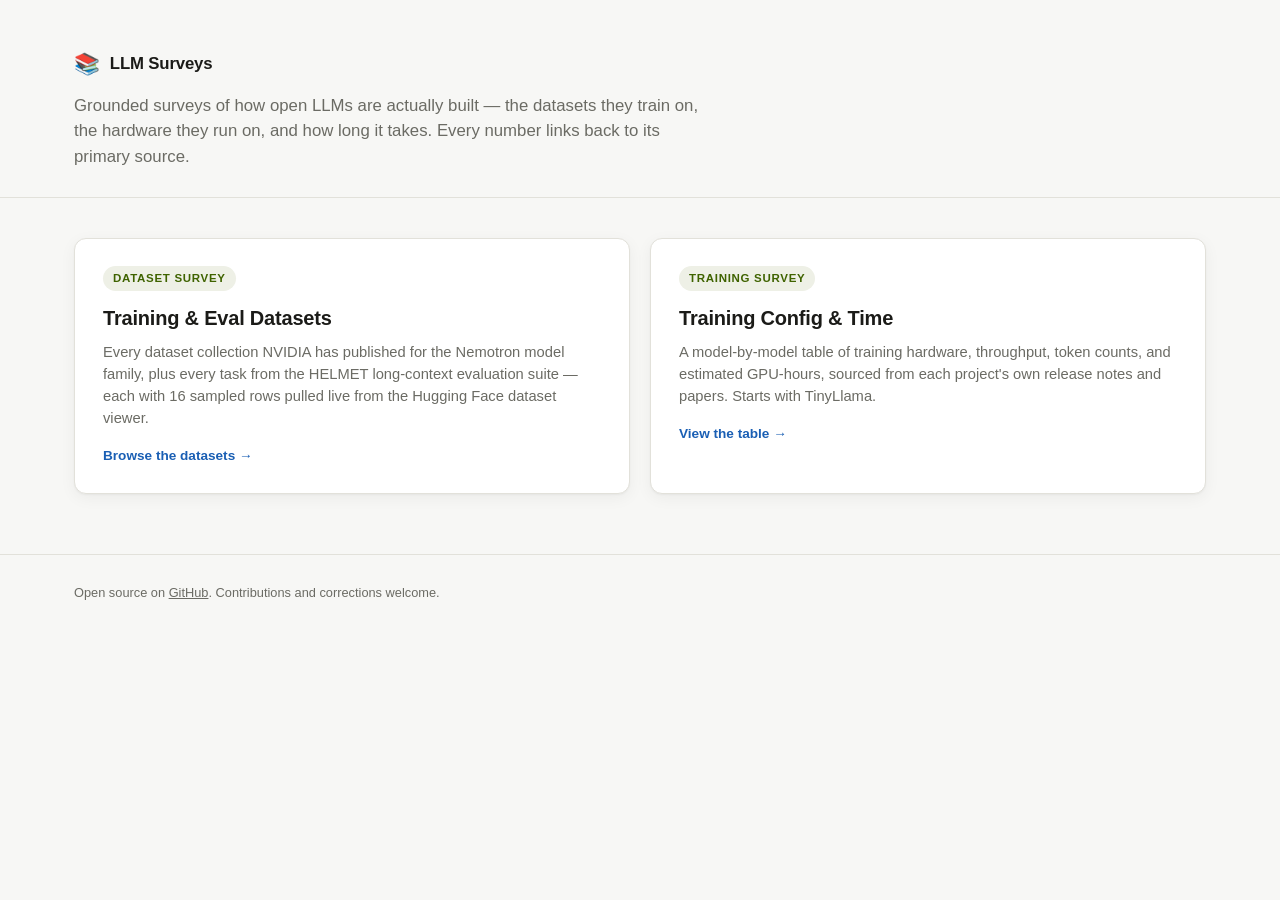
<file: index.html>
<!doctype html>
<html lang="en">
<head>
  <meta charset="utf-8" />
  <meta name="viewport" content="width=device-width, initial-scale=1" />
  <title>LLM Surveys</title>
  <meta name="description" content="Surveys of open LLM training: datasets used, training configs, and compute cost, grounded in primary sources." />
  <link rel="icon" href="data:image/svg+xml,<svg xmlns=%22http://www.w3.org/2000/svg%22 viewBox=%220 0 100 100%22><text y=%22.9em%22 font-size=%2290%22>📚</text></svg>" />
  <link rel="stylesheet" href="style.css" />
</head>
<body>
  <header class="site-header">
    <div class="wrap">
      <div class="brand">
        <span class="brand-mark">📚</span>
        <span class="brand-name">LLM Surveys</span>
      </div>
      <p class="tagline">Grounded surveys of how open LLMs are actually built &mdash; the datasets they train on, the hardware they run on, and how long it takes. Every number links back to its primary source.</p>
    </div>
  </header>

  <main class="wrap">
    <div class="survey-grid">
      <a class="survey-card" href="datasets/">
        <span class="survey-card-badge">Dataset survey</span>
        <h2>Training &amp; Eval Datasets</h2>
        <p>Every dataset collection NVIDIA has published for the Nemotron model family, plus every task from the HELMET long-context evaluation suite &mdash; each with 16 sampled rows pulled live from the Hugging Face dataset viewer.</p>
        <span class="cta">Browse the datasets &rarr;</span>
      </a>

      <a class="survey-card" href="training/">
        <span class="survey-card-badge">Training survey</span>
        <h2>Training Config &amp; Time</h2>
        <p>A model-by-model table of training hardware, throughput, token counts, and estimated GPU-hours, sourced from each project's own release notes and papers. Starts with TinyLlama.</p>
        <span class="cta">View the table &rarr;</span>
      </a>
    </div>
  </main>

  <footer class="site-footer">
    <div class="wrap">
      <p>Open source on <a href="https://github.com/lizhieffe/llm-surveys" target="_blank" rel="noopener">GitHub</a>. Contributions and corrections welcome.</p>
    </div>
  </footer>
</body>
</html>
</file>
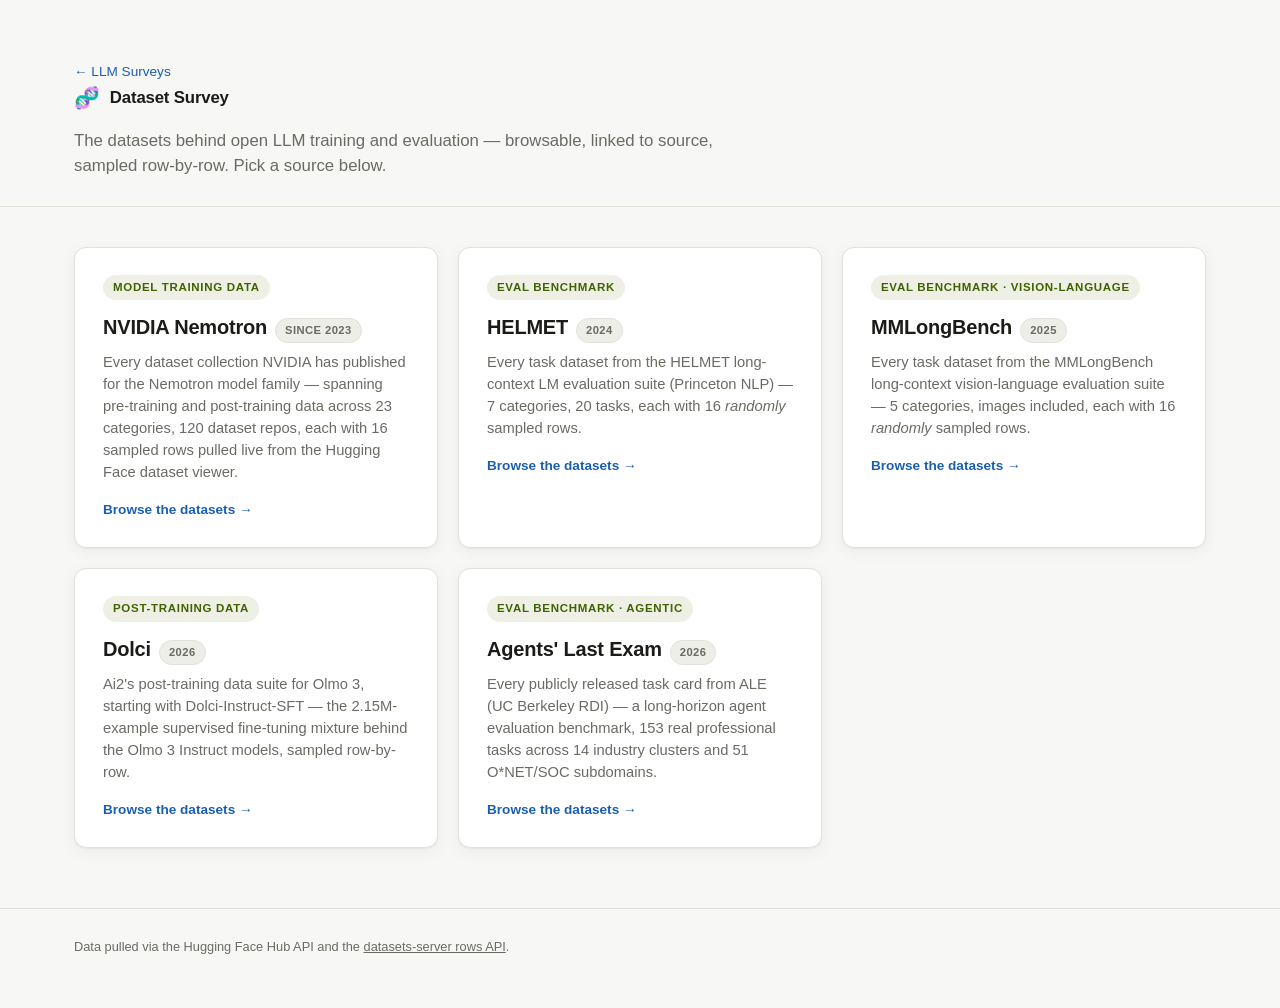
<file: datasets/index.html>
<!doctype html>
<html lang="en">
<head>
  <meta charset="utf-8" />
  <meta name="viewport" content="width=device-width, initial-scale=1" />
  <title>Dataset Survey &middot; LLM Surveys</title>
  <meta name="description" content="Browse and sample the datasets used to train and evaluate open LLMs, linked to source." />
  <link rel="icon" href="data:image/svg+xml,<svg xmlns=%22http://www.w3.org/2000/svg%22 viewBox=%220 0 100 100%22><text y=%22.9em%22 font-size=%2290%22>🧬</text></svg>" />
  <link rel="stylesheet" href="../style.css" />
</head>
<body>
  <header class="site-header">
    <div class="wrap">
      <p class="crumbs"><a href="../">&larr; LLM Surveys</a></p>
      <div class="brand">
        <span class="brand-mark">🧬</span>
        <span class="brand-name">Dataset Survey</span>
      </div>
      <p class="tagline">The datasets behind open LLM training and evaluation &mdash; browsable, linked to source, sampled row-by-row. Pick a source below.</p>
    </div>
  </header>

  <main class="wrap">
    <div class="survey-grid">
      <a class="survey-card" href="nemotron/">
        <span class="survey-card-badge">Model training data</span>
        <h2>NVIDIA Nemotron <span class="year-badge">since 2023</span></h2>
        <p>Every dataset collection NVIDIA has published for the Nemotron model family &mdash; spanning pre-training and post-training data across 23 categories, 120 dataset repos, each with 16 sampled rows pulled live from the Hugging Face dataset viewer.</p>
        <span class="cta">Browse the datasets &rarr;</span>
      </a>

      <a class="survey-card" href="helmet/">
        <span class="survey-card-badge">Eval benchmark</span>
        <h2>HELMET <span class="year-badge">2024</span></h2>
        <p>Every task dataset from the HELMET long-context LM evaluation suite (Princeton NLP) &mdash; 7 categories, 20 tasks, each with 16 <em>randomly</em> sampled rows.</p>
        <span class="cta">Browse the datasets &rarr;</span>
      </a>

      <a class="survey-card" href="mmlongbench/">
        <span class="survey-card-badge">Eval benchmark &middot; vision-language</span>
        <h2>MMLongBench <span class="year-badge">2025</span></h2>
        <p>Every task dataset from the MMLongBench long-context vision-language evaluation suite &mdash; 5 categories, images included, each with 16 <em>randomly</em> sampled rows.</p>
        <span class="cta">Browse the datasets &rarr;</span>
      </a>

      <a class="survey-card" href="dolci/">
        <span class="survey-card-badge">Post-training data</span>
        <h2>Dolci <span class="year-badge">2026</span></h2>
        <p>Ai2's post-training data suite for Olmo 3, starting with Dolci-Instruct-SFT &mdash; the 2.15M-example supervised fine-tuning mixture behind the Olmo 3 Instruct models, sampled row-by-row.</p>
        <span class="cta">Browse the datasets &rarr;</span>
      </a>

      <a class="survey-card" href="ale/">
        <span class="survey-card-badge">Eval benchmark &middot; agentic</span>
        <h2>Agents' Last Exam <span class="year-badge">2026</span></h2>
        <p>Every publicly released task card from ALE (UC Berkeley RDI) &mdash; a long-horizon agent evaluation benchmark, 153 real professional tasks across 14 industry clusters and 51 O&#42;NET/SOC subdomains.</p>
        <span class="cta">Browse the datasets &rarr;</span>
      </a>
    </div>
  </main>

  <footer class="site-footer">
    <div class="wrap">
      <p>Data pulled via the Hugging Face Hub API and the <a href="https://datasets-server.huggingface.co" target="_blank" rel="noopener">datasets-server rows API</a>.</p>
    </div>
  </footer>
</body>
</html>
</file>
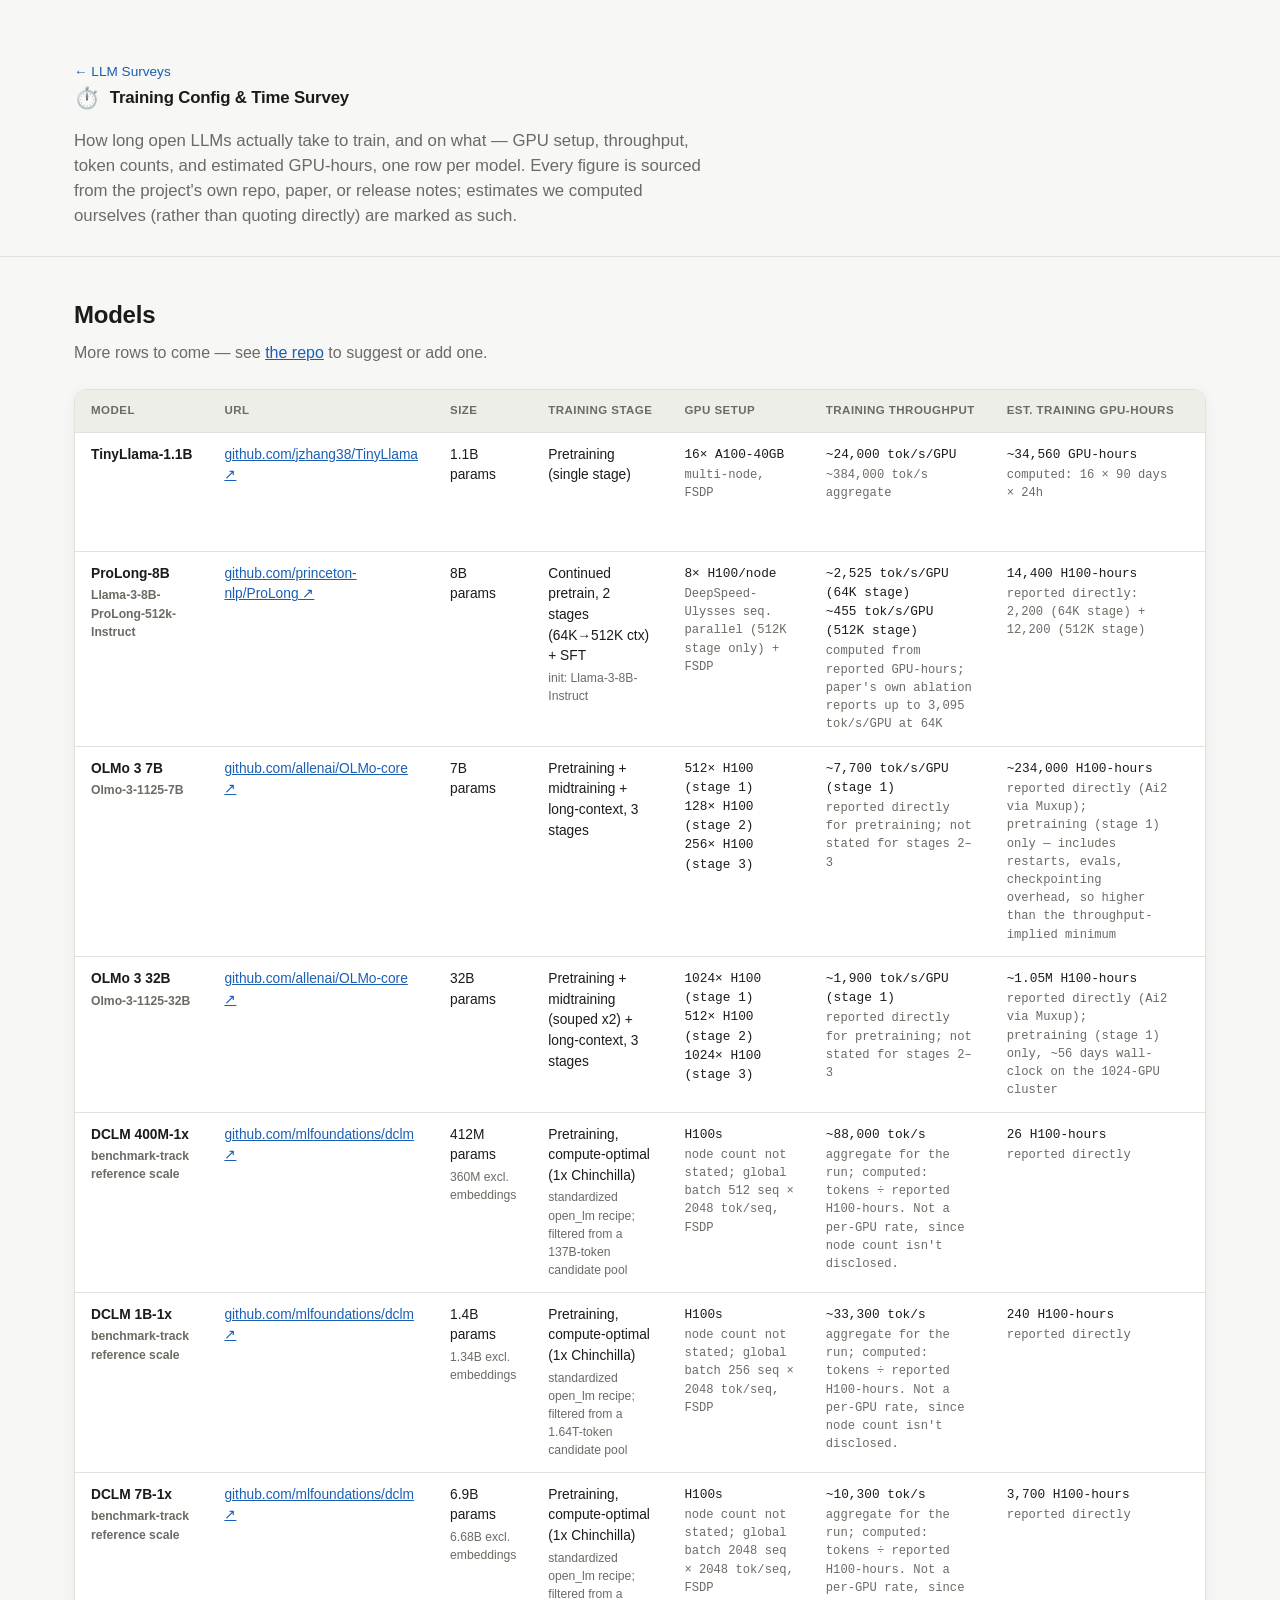
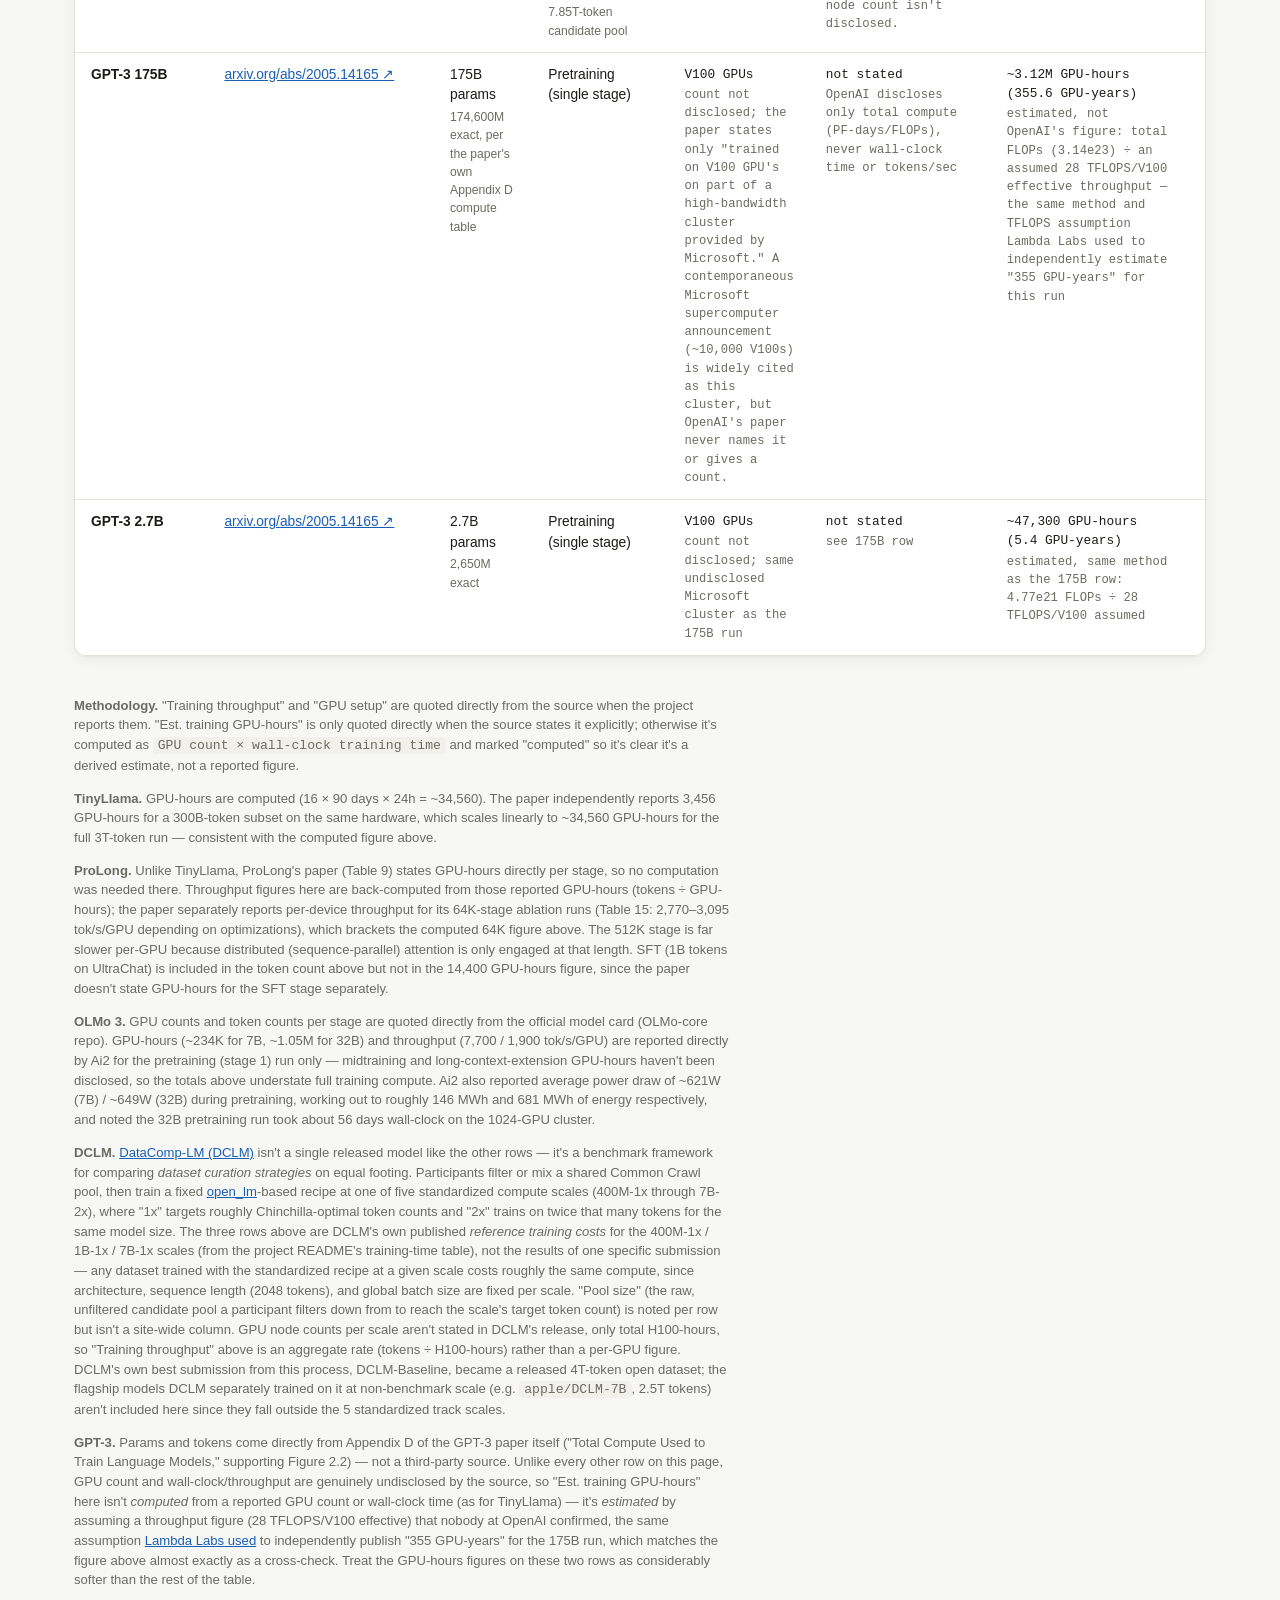
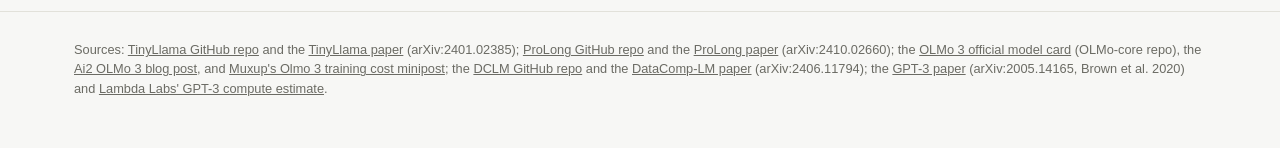
<file: training/index.html>
<!doctype html>
<html lang="en">
<head>
  <meta charset="utf-8" />
  <meta name="viewport" content="width=device-width, initial-scale=1" />
  <title>Training Config &amp; Time Survey &middot; LLM Surveys</title>
  <meta name="description" content="A model-by-model survey of open LLM training hardware, throughput, token counts, and estimated GPU-hours, sourced from primary release notes and papers." />
  <link rel="icon" href="data:image/svg+xml,<svg xmlns=%22http://www.w3.org/2000/svg%22 viewBox=%220 0 100 100%22><text y=%22.9em%22 font-size=%2290%22>⏱️</text></svg>" />
  <link rel="stylesheet" href="../style.css" />
</head>
<body>
  <header class="site-header">
    <div class="wrap">
      <p class="crumbs"><a href="../">&larr; LLM Surveys</a></p>
      <div class="brand">
        <span class="brand-mark">⏱️</span>
        <span class="brand-name">Training Config &amp; Time Survey</span>
      </div>
      <p class="tagline">How long open LLMs actually take to train, and on what &mdash; GPU setup, throughput, token counts, and estimated GPU-hours, one row per model. Every figure is sourced from the project's own repo, paper, or release notes; estimates we computed ourselves (rather than quoting directly) are marked as such.</p>
    </div>
  </header>

  <main class="wrap">
    <section class="page-section">
      <h1>Models</h1>
      <p class="lede">More rows to come &mdash; see <a href="https://github.com/lizhieffe/llm-surveys" target="_blank" rel="noopener">the repo</a> to suggest or add one.</p>

      <div class="table-scroll">
        <table class="data-table">
          <thead>
            <tr>
              <th>Model</th>
              <th>URL</th>
              <th>Size</th>
              <th>Training stage</th>
              <th>GPU setup</th>
              <th>Training throughput</th>
              <th>Est. training GPU-hours</th>
              <th># of tokens</th>
            </tr>
          </thead>
          <tbody>
            <tr>
              <td class="model-name">TinyLlama-1.1B</td>
              <td><a href="https://github.com/jzhang38/TinyLlama" target="_blank" rel="noopener">github.com/jzhang38/TinyLlama &#8599;</a></td>
              <td>1.1B params</td>
              <td>Pretraining (single stage)</td>
              <td class="mono">16&times; A100-40GB<span class="cell-note">multi-node, FSDP</span></td>
              <td class="mono">~24,000 tok/s/GPU<span class="cell-note">~384,000 tok/s aggregate</span></td>
              <td class="mono">~34,560 GPU-hours<span class="cell-note">computed: 16 &times; 90 days &times; 24h</span></td>
              <td class="mono">3.0T tokens<span class="cell-note">SlimPajama + StarCoderData, 7:3 ratio, ~3 epochs</span></td>
            </tr>
            <tr>
              <td class="model-name">ProLong-8B<span class="cell-note">Llama-3-8B-ProLong-512k-Instruct</span></td>
              <td><a href="https://github.com/princeton-nlp/ProLong" target="_blank" rel="noopener">github.com/princeton-nlp/ProLong &#8599;</a></td>
              <td>8B params</td>
              <td>Continued pretrain, 2 stages (64K&rarr;512K ctx) + SFT<span class="cell-note">init: Llama-3-8B-Instruct</span></td>
              <td class="mono">8&times; H100/node<span class="cell-note">DeepSpeed-Ulysses seq. parallel (512K stage only) + FSDP</span></td>
              <td class="mono">~2,525 tok/s/GPU (64K stage)<br>~455 tok/s/GPU (512K stage)<span class="cell-note">computed from reported GPU-hours; paper's own ablation reports up to 3,095 tok/s/GPU at 64K</span></td>
              <td class="mono">14,400 H100-hours<span class="cell-note">reported directly: 2,200 (64K stage) + 12,200 (512K stage)</span></td>
              <td class="mono">41B tokens<span class="cell-note">20B @ 64K + 20B @ 512K continued pretrain, + 1B SFT (UltraChat)</span></td>
            </tr>
            <tr>
              <td class="model-name">OLMo 3 7B<span class="cell-note">Olmo-3-1125-7B</span></td>
              <td><a href="https://github.com/allenai/OLMo-core/tree/main/src/scripts/official/OLMo3" target="_blank" rel="noopener">github.com/allenai/OLMo-core &#8599;</a></td>
              <td>7B params</td>
              <td>Pretraining + midtraining + long-context, 3 stages</td>
              <td class="mono">512&times; H100 (stage 1)<br>128&times; H100 (stage 2)<br>256&times; H100 (stage 3)</td>
              <td class="mono">~7,700 tok/s/GPU (stage 1)<span class="cell-note">reported directly for pretraining; not stated for stages 2&ndash;3</span></td>
              <td class="mono">~234,000 H100-hours<span class="cell-note">reported directly (Ai2 via Muxup); pretraining (stage 1) only &mdash; includes restarts, evals, checkpointing overhead, so higher than the throughput-implied minimum</span></td>
              <td class="mono">~6.08T tokens<span class="cell-note">5.93T (stage 1) + 100B (stage 2) + 50B (stage 3)</span></td>
            </tr>
            <tr>
              <td class="model-name">OLMo 3 32B<span class="cell-note">Olmo-3-1125-32B</span></td>
              <td><a href="https://github.com/allenai/OLMo-core/tree/main/src/scripts/official/OLMo3" target="_blank" rel="noopener">github.com/allenai/OLMo-core &#8599;</a></td>
              <td>32B params</td>
              <td>Pretraining + midtraining (souped x2) + long-context, 3 stages</td>
              <td class="mono">1024&times; H100 (stage 1)<br>512&times; H100 (stage 2)<br>1024&times; H100 (stage 3)</td>
              <td class="mono">~1,900 tok/s/GPU (stage 1)<span class="cell-note">reported directly for pretraining; not stated for stages 2&ndash;3</span></td>
              <td class="mono">~1.05M H100-hours<span class="cell-note">reported directly (Ai2 via Muxup); pretraining (stage 1) only, ~56 days wall-clock on the 1024-GPU cluster</span></td>
              <td class="mono">~5.80T tokens<span class="cell-note">5.50T (stage 1) + 100B &times;2 souped (stage 2) + 100B (stage 3)</span></td>
            </tr>
            <tr>
              <td class="model-name">DCLM 400M-1x<span class="cell-note">benchmark-track reference scale</span></td>
              <td><a href="https://github.com/mlfoundations/dclm" target="_blank" rel="noopener">github.com/mlfoundations/dclm &#8599;</a></td>
              <td>412M params<span class="cell-note">360M excl. embeddings</span></td>
              <td>Pretraining, compute-optimal (1x Chinchilla)<span class="cell-note">standardized open_lm recipe; filtered from a 137B-token candidate pool</span></td>
              <td class="mono">H100s<span class="cell-note">node count not stated; global batch 512 seq &times; 2048 tok/seq, FSDP</span></td>
              <td class="mono">~88,000 tok/s<span class="cell-note">aggregate for the run; computed: tokens &divide; reported H100-hours. Not a per-GPU rate, since node count isn't disclosed.</span></td>
              <td class="mono">26 H100-hours<span class="cell-note">reported directly</span></td>
              <td class="mono">8.2B tokens<span class="cell-note">2.0e19 FLOPs</span></td>
            </tr>
            <tr>
              <td class="model-name">DCLM 1B-1x<span class="cell-note">benchmark-track reference scale</span></td>
              <td><a href="https://github.com/mlfoundations/dclm" target="_blank" rel="noopener">github.com/mlfoundations/dclm &#8599;</a></td>
              <td>1.4B params<span class="cell-note">1.34B excl. embeddings</span></td>
              <td>Pretraining, compute-optimal (1x Chinchilla)<span class="cell-note">standardized open_lm recipe; filtered from a 1.64T-token candidate pool</span></td>
              <td class="mono">H100s<span class="cell-note">node count not stated; global batch 256 seq &times; 2048 tok/seq, FSDP</span></td>
              <td class="mono">~33,300 tok/s<span class="cell-note">aggregate for the run; computed: tokens &divide; reported H100-hours. Not a per-GPU rate, since node count isn't disclosed.</span></td>
              <td class="mono">240 H100-hours<span class="cell-note">reported directly</span></td>
              <td class="mono">28B tokens<span class="cell-note">2.4e20 FLOPs</span></td>
            </tr>
            <tr>
              <td class="model-name">DCLM 7B-1x<span class="cell-note">benchmark-track reference scale</span></td>
              <td><a href="https://github.com/mlfoundations/dclm" target="_blank" rel="noopener">github.com/mlfoundations/dclm &#8599;</a></td>
              <td>6.9B params<span class="cell-note">6.68B excl. embeddings</span></td>
              <td>Pretraining, compute-optimal (1x Chinchilla)<span class="cell-note">standardized open_lm recipe; filtered from a 7.85T-token candidate pool</span></td>
              <td class="mono">H100s<span class="cell-note">node count not stated; global batch 2048 seq &times; 2048 tok/seq, FSDP</span></td>
              <td class="mono">~10,300 tok/s<span class="cell-note">aggregate for the run; computed: tokens &divide; reported H100-hours. Not a per-GPU rate, since node count isn't disclosed.</span></td>
              <td class="mono">3,700 H100-hours<span class="cell-note">reported directly</span></td>
              <td class="mono">138B tokens<span class="cell-note">5.7e21 FLOPs</span></td>
            </tr>
            <tr>
              <td class="model-name">GPT-3 175B</td>
              <td><a href="https://arxiv.org/abs/2005.14165" target="_blank" rel="noopener">arxiv.org/abs/2005.14165 &#8599;</a></td>
              <td>175B params<span class="cell-note">174,600M exact, per the paper's own Appendix D compute table</span></td>
              <td>Pretraining (single stage)</td>
              <td class="mono">V100 GPUs<span class="cell-note">count not disclosed; the paper states only "trained on V100 GPU's on part of a high-bandwidth cluster provided by Microsoft." A contemporaneous Microsoft supercomputer announcement (~10,000 V100s) is widely cited as this cluster, but OpenAI's paper never names it or gives a count.</span></td>
              <td class="mono">not stated<span class="cell-note">OpenAI discloses only total compute (PF-days/FLOPs), never wall-clock time or tokens/sec</span></td>
              <td class="mono">~3.12M GPU-hours (355.6 GPU-years)<span class="cell-note">estimated, not OpenAI's figure: total FLOPs (3.14e23) &divide; an assumed 28 TFLOPS/V100 effective throughput &mdash; the same method and TFLOPS assumption Lambda Labs used to independently estimate "355 GPU-years" for this run</span></td>
              <td class="mono">300B tokens</td>
            </tr>
            <tr>
              <td class="model-name">GPT-3 2.7B</td>
              <td><a href="https://arxiv.org/abs/2005.14165" target="_blank" rel="noopener">arxiv.org/abs/2005.14165 &#8599;</a></td>
              <td>2.7B params<span class="cell-note">2,650M exact</span></td>
              <td>Pretraining (single stage)</td>
              <td class="mono">V100 GPUs<span class="cell-note">count not disclosed; same undisclosed Microsoft cluster as the 175B run</span></td>
              <td class="mono">not stated<span class="cell-note">see 175B row</span></td>
              <td class="mono">~47,300 GPU-hours (5.4 GPU-years)<span class="cell-note">estimated, same method as the 175B row: 4.77e21 FLOPs &divide; 28 TFLOPS/V100 assumed</span></td>
              <td class="mono">300B tokens</td>
            </tr>
          </tbody>
        </table>
      </div>

      <p class="footnote">
        <strong>Methodology.</strong> "Training throughput" and "GPU setup" are quoted directly from the source when the
        project reports them. "Est. training GPU-hours" is only quoted directly when the source states it explicitly;
        otherwise it's computed as <code>GPU count &times; wall-clock training time</code> and marked "computed" so it's
        clear it's a derived estimate, not a reported figure.
      </p>
      <p class="footnote">
        <strong>TinyLlama.</strong> GPU-hours are computed (16 &times; 90 days &times; 24h = ~34,560). The paper
        independently reports 3,456 GPU-hours for a 300B-token subset on the same hardware, which scales linearly to
        ~34,560 GPU-hours for the full 3T-token run &mdash; consistent with the computed figure above.
      </p>
      <p class="footnote">
        <strong>ProLong.</strong> Unlike TinyLlama, ProLong's paper (Table 9) states GPU-hours directly per stage, so
        no computation was needed there. Throughput figures here are back-computed from those reported GPU-hours
        (tokens &divide; GPU-hours); the paper separately reports per-device throughput for its 64K-stage ablation runs
        (Table 15: 2,770&ndash;3,095 tok/s/GPU depending on optimizations), which brackets the computed 64K figure above.
        The 512K stage is far slower per-GPU because distributed (sequence-parallel) attention is only engaged at that
        length. SFT (1B tokens on UltraChat) is included in the token count above but not in the 14,400 GPU-hours
        figure, since the paper doesn't state GPU-hours for the SFT stage separately.
      </p>
      <p class="footnote">
        <strong>OLMo 3.</strong> GPU counts and token counts per stage are quoted directly from the official model
        card (OLMo-core repo). GPU-hours (~234K for 7B, ~1.05M for 32B) and throughput (7,700 / 1,900 tok/s/GPU) are
        reported directly by Ai2 for the pretraining (stage 1) run only &mdash; midtraining and long-context-extension
        GPU-hours haven't been disclosed, so the totals above understate full training compute. Ai2 also reported
        average power draw of ~621W (7B) / ~649W (32B) during pretraining, working out to roughly 146 MWh and 681 MWh
        of energy respectively, and noted the 32B pretraining run took about 56 days wall-clock on the 1024-GPU
        cluster.
      </p>
      <p class="footnote">
        <strong>DCLM.</strong> <a href="https://datacomp.ai/dclm/" target="_blank" rel="noopener">DataComp-LM (DCLM)</a>
        isn't a single released model like the other rows &mdash; it's a benchmark framework for comparing
        <em>dataset curation strategies</em> on equal footing. Participants filter or mix a shared Common Crawl
        pool, then train a fixed <a href="https://github.com/mlfoundations/open_lm" target="_blank" rel="noopener">open_lm</a>-based
        recipe at one of five standardized compute scales (400M-1x through 7B-2x), where "1x" targets
        roughly Chinchilla-optimal token counts and "2x" trains on twice that many tokens for the same model
        size. The three rows above are DCLM's own published <em>reference training costs</em> for the
        400M-1x / 1B-1x / 7B-1x scales (from the project README's training-time table), not the results of
        one specific submission &mdash; any dataset trained with the standardized recipe at a given scale costs
        roughly the same compute, since architecture, sequence length (2048 tokens), and global batch size are
        fixed per scale. "Pool size" (the raw, unfiltered candidate pool a participant filters down from to
        reach the scale's target token count) is noted per row but isn't a site-wide column. GPU node counts
        per scale aren't stated in DCLM's release, only total H100-hours, so "Training throughput" above is an
        aggregate rate (tokens &divide; H100-hours) rather than a per-GPU figure. DCLM's own best submission from
        this process, DCLM-Baseline, became a released 4T-token open dataset; the flagship models DCLM
        separately trained on it at non-benchmark scale (e.g. <code>apple/DCLM-7B</code>, 2.5T tokens) aren't
        included here since they fall outside the 5 standardized track scales.
      </p>
      <p class="footnote">
        <strong>GPT-3.</strong> Params and tokens come directly from Appendix D of the GPT-3 paper itself
        ("Total Compute Used to Train Language Models," supporting Figure 2.2) &mdash; not a third-party source.
        Unlike every other row on this page, GPU count and wall-clock/throughput are genuinely undisclosed by
        the source, so "Est. training GPU-hours" here isn't <em>computed</em> from a reported GPU count or
        wall-clock time (as for TinyLlama) &mdash; it's <em>estimated</em> by assuming a throughput figure
        (28 TFLOPS/V100 effective) that nobody at OpenAI confirmed, the same assumption
        <a href="https://lambda.ai/blog/demystifying-gpt-3" target="_blank" rel="noopener">Lambda Labs used</a>
        to independently publish "355 GPU-years" for the 175B run, which matches the figure above almost exactly
        as a cross-check. Treat the GPU-hours figures on these two rows as considerably softer than the rest of
        the table.
      </p>
    </section>
  </main>

  <footer class="site-footer">
    <div class="wrap">
      <p>Sources: <a href="https://github.com/jzhang38/TinyLlama" target="_blank" rel="noopener">TinyLlama GitHub repo</a> and the <a href="https://arxiv.org/abs/2401.02385" target="_blank" rel="noopener">TinyLlama paper</a> (arXiv:2401.02385); <a href="https://github.com/princeton-nlp/ProLong" target="_blank" rel="noopener">ProLong GitHub repo</a> and the <a href="https://arxiv.org/abs/2410.02660" target="_blank" rel="noopener">ProLong paper</a> (arXiv:2410.02660); the <a href="https://github.com/allenai/OLMo-core/tree/main/src/scripts/official/OLMo3" target="_blank" rel="noopener">OLMo 3 official model card</a> (OLMo-core repo), the <a href="https://allenai.org/blog/olmo3" target="_blank" rel="noopener">Ai2 OLMo 3 blog post</a>, and <a href="https://muxup.com/2025q4/minipost-olmo3-training-cost" target="_blank" rel="noopener">Muxup's Olmo 3 training cost minipost</a>; the <a href="https://github.com/mlfoundations/dclm" target="_blank" rel="noopener">DCLM GitHub repo</a> and the <a href="https://arxiv.org/abs/2406.11794" target="_blank" rel="noopener">DataComp-LM paper</a> (arXiv:2406.11794); the <a href="https://arxiv.org/abs/2005.14165" target="_blank" rel="noopener">GPT-3 paper</a> (arXiv:2005.14165, Brown et al. 2020) and <a href="https://lambda.ai/blog/demystifying-gpt-3" target="_blank" rel="noopener">Lambda Labs' GPT-3 compute estimate</a>.</p>
    </div>
  </footer>
</body>
</html>
</file>
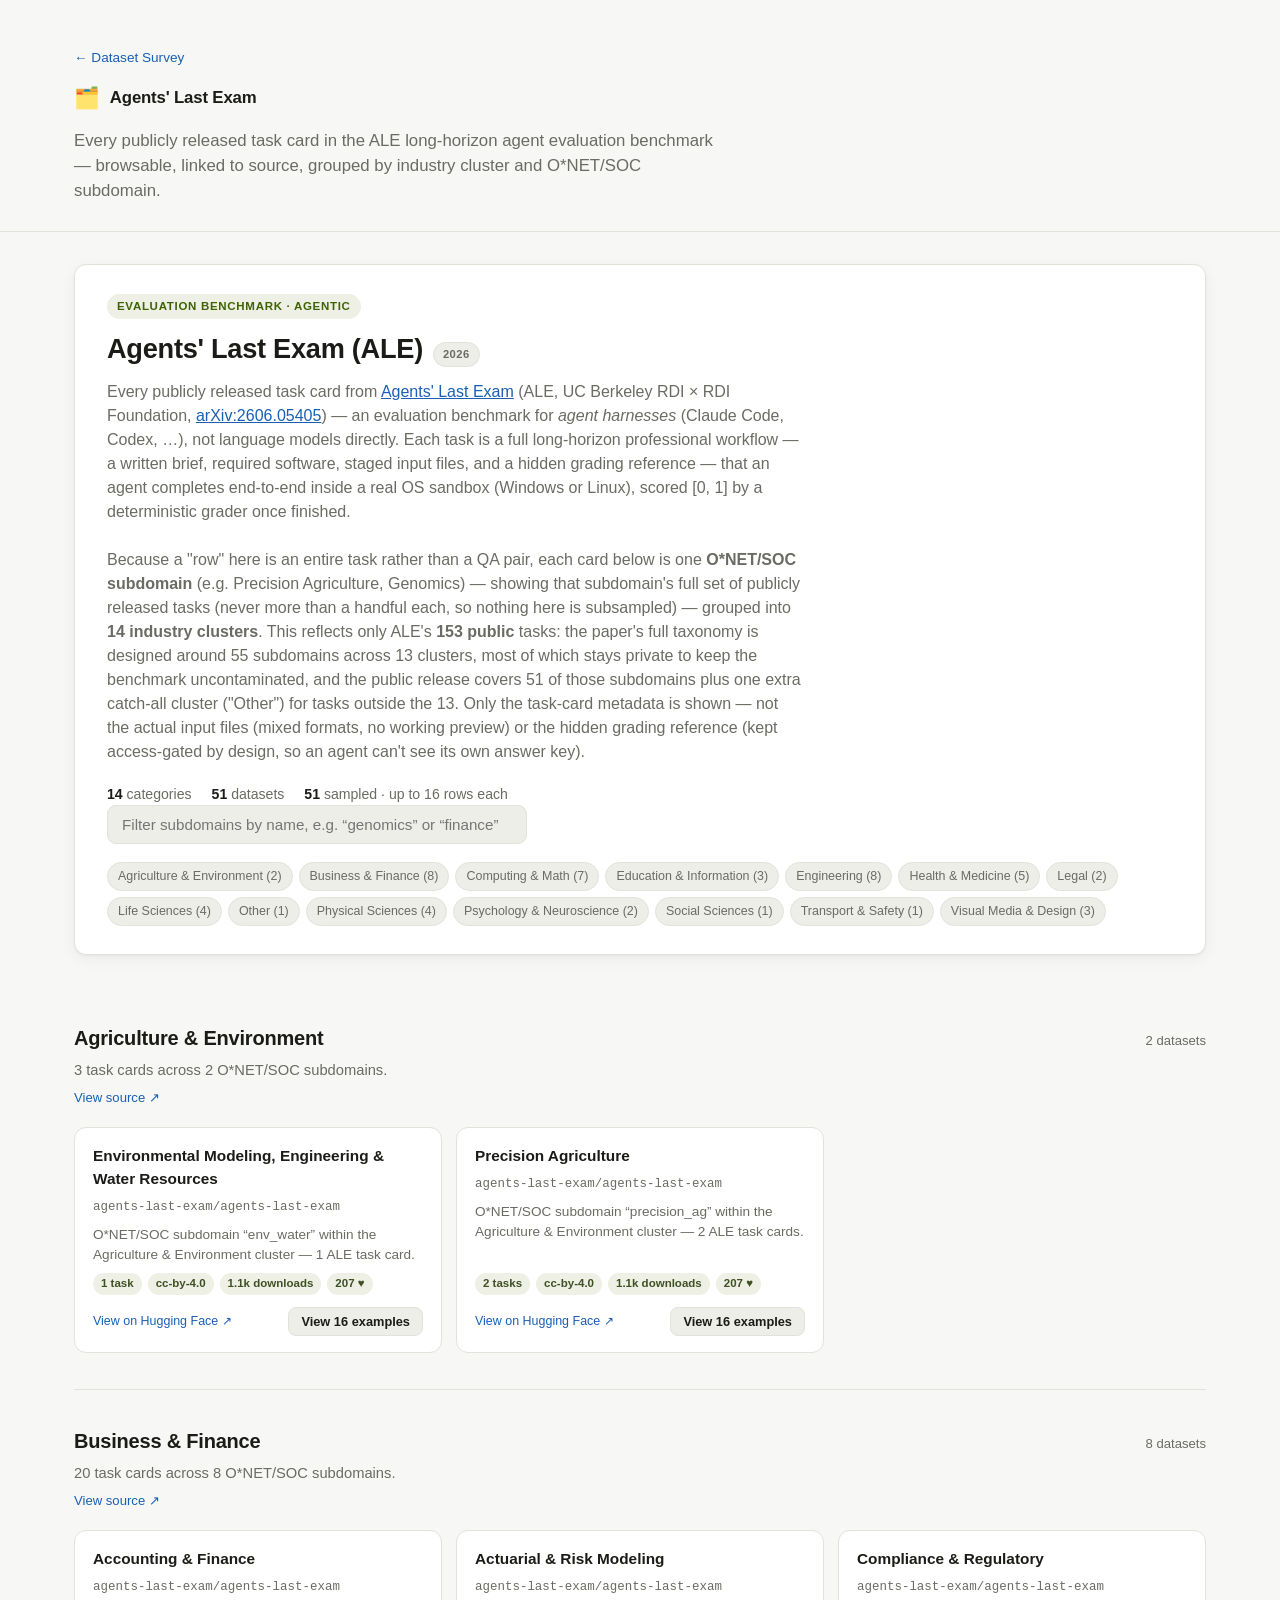
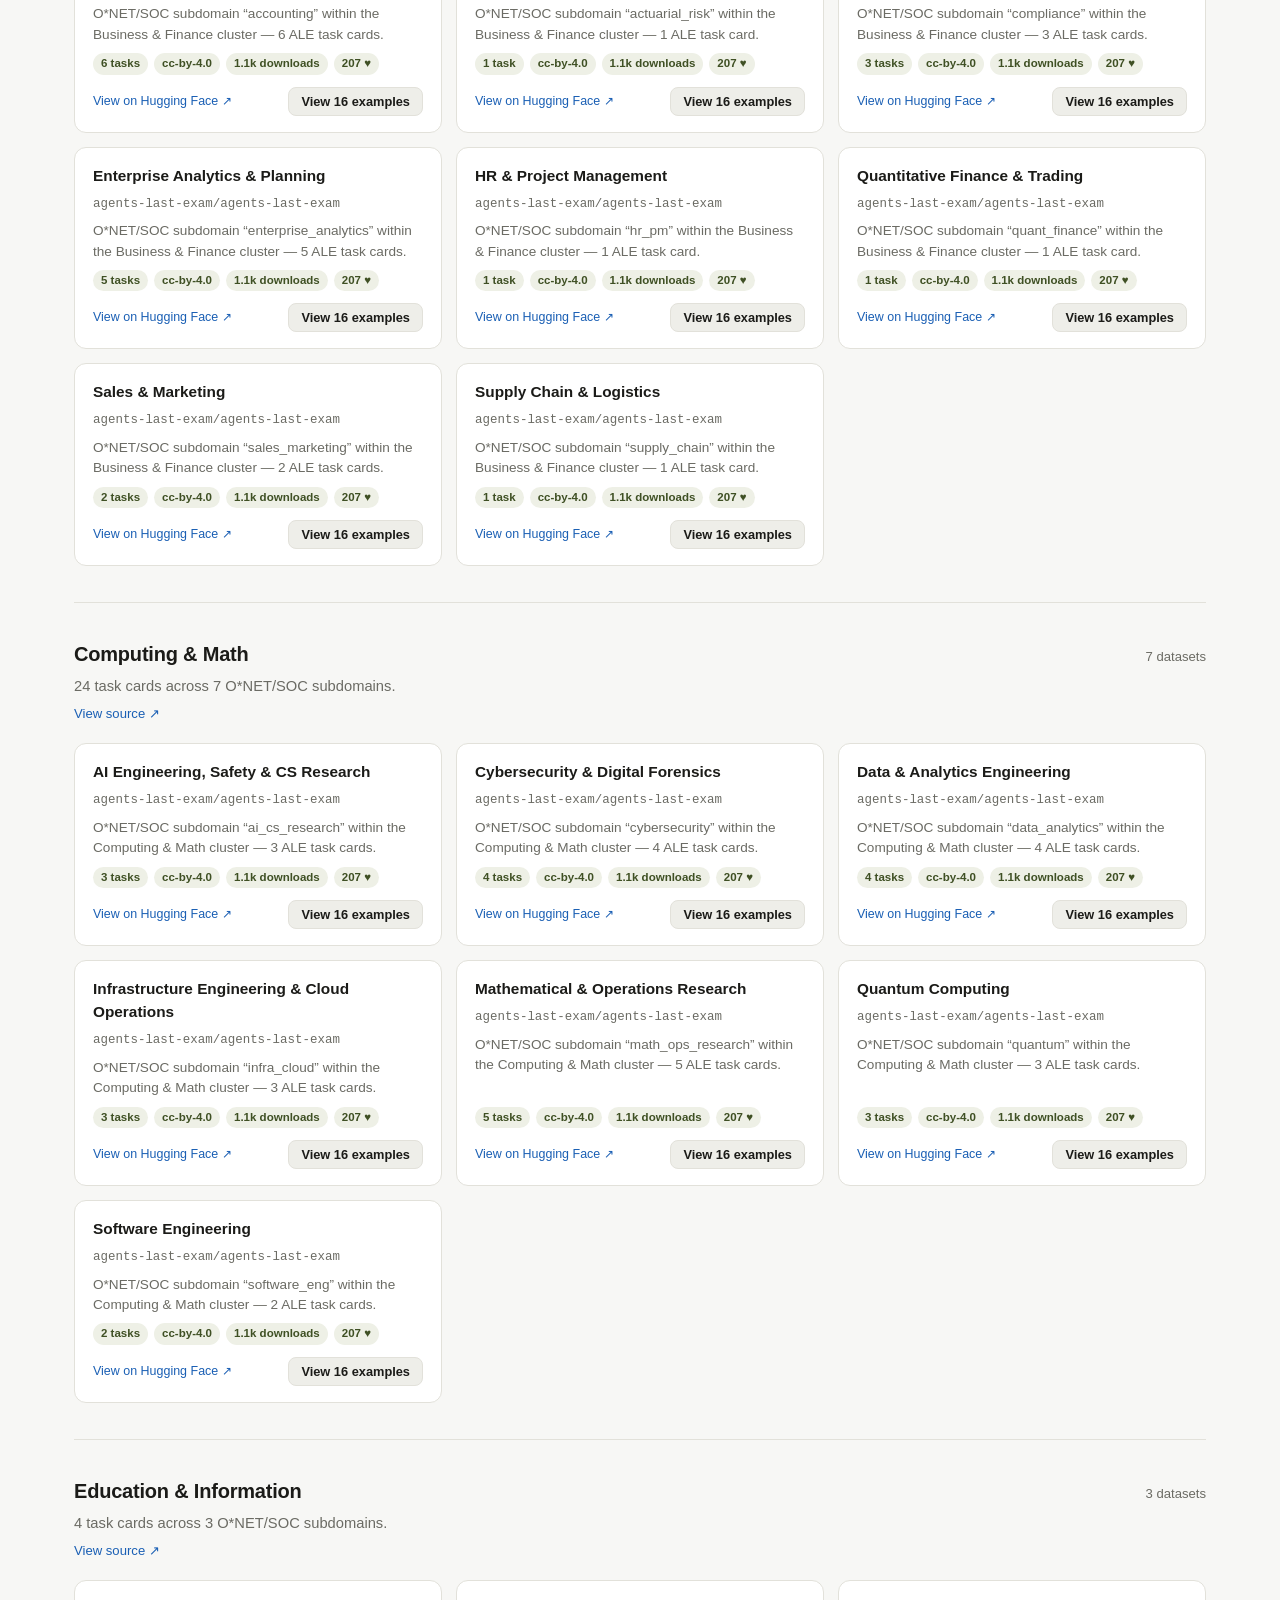
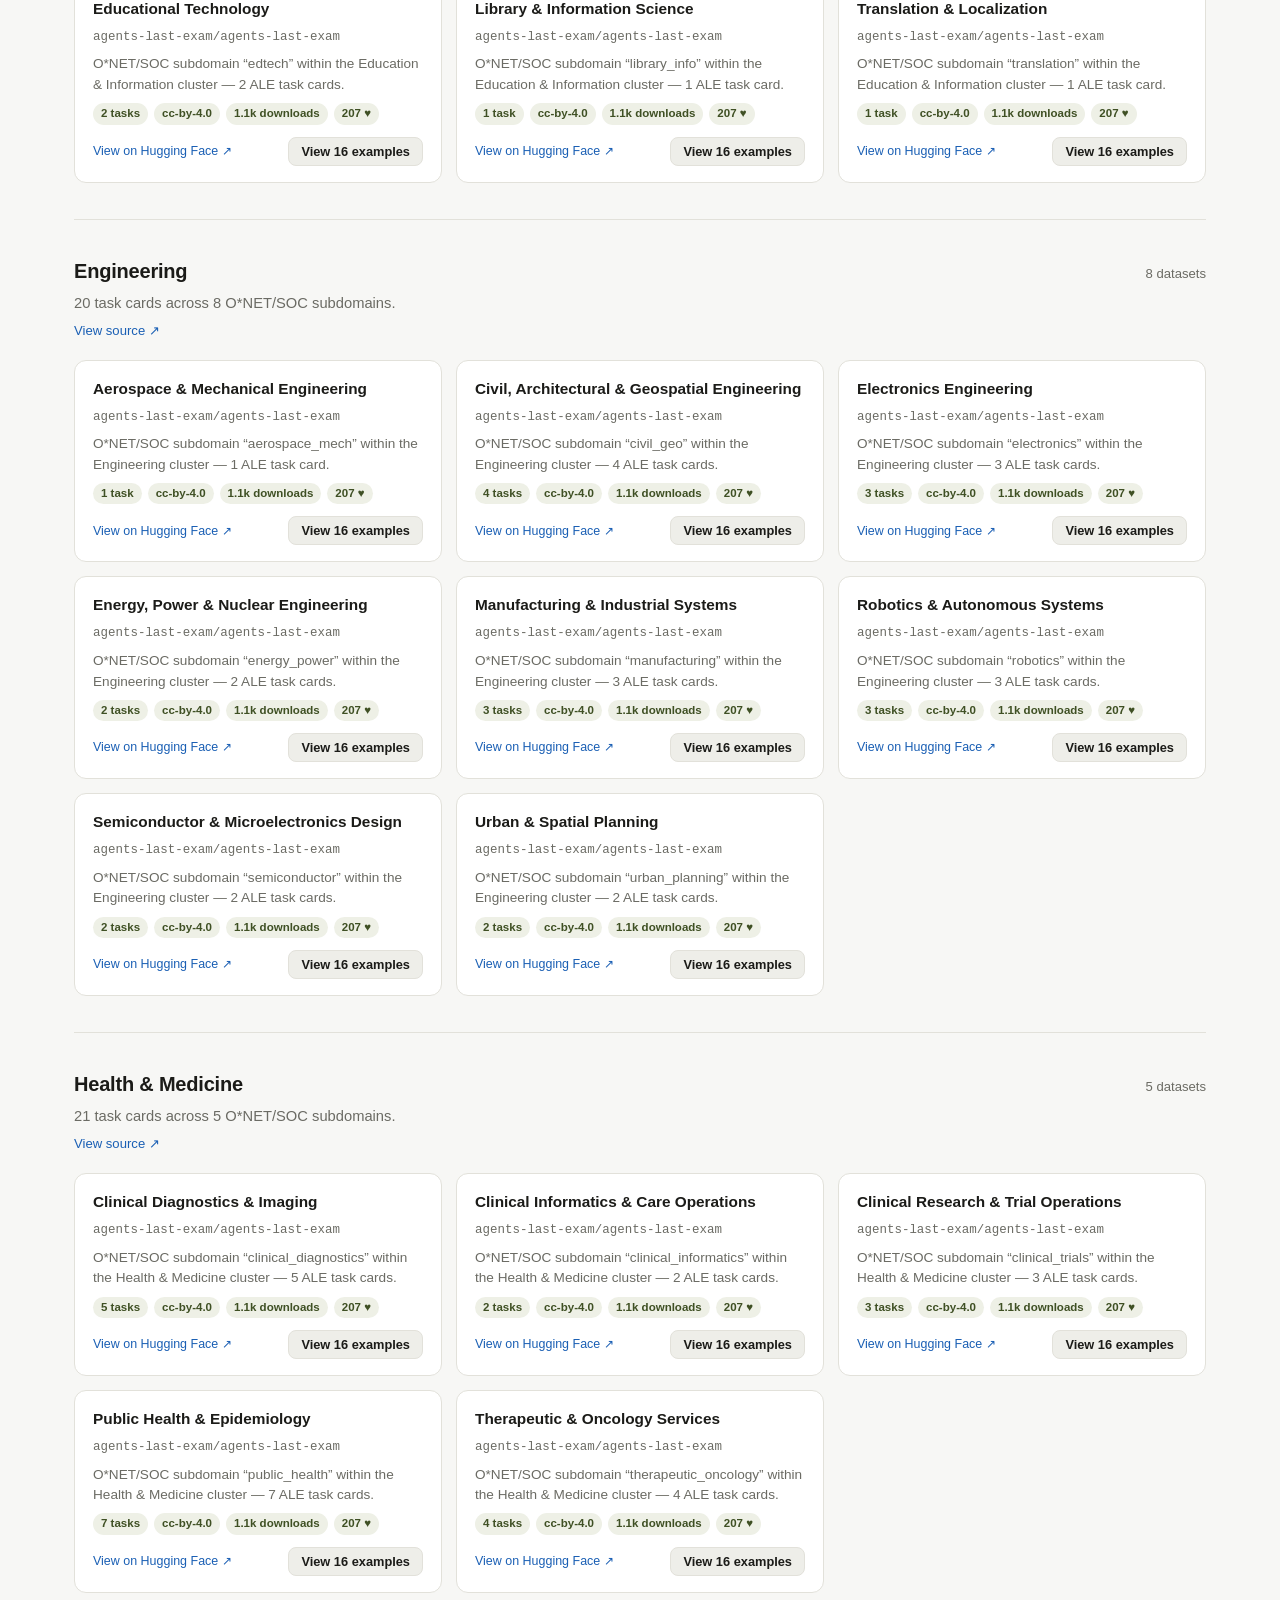
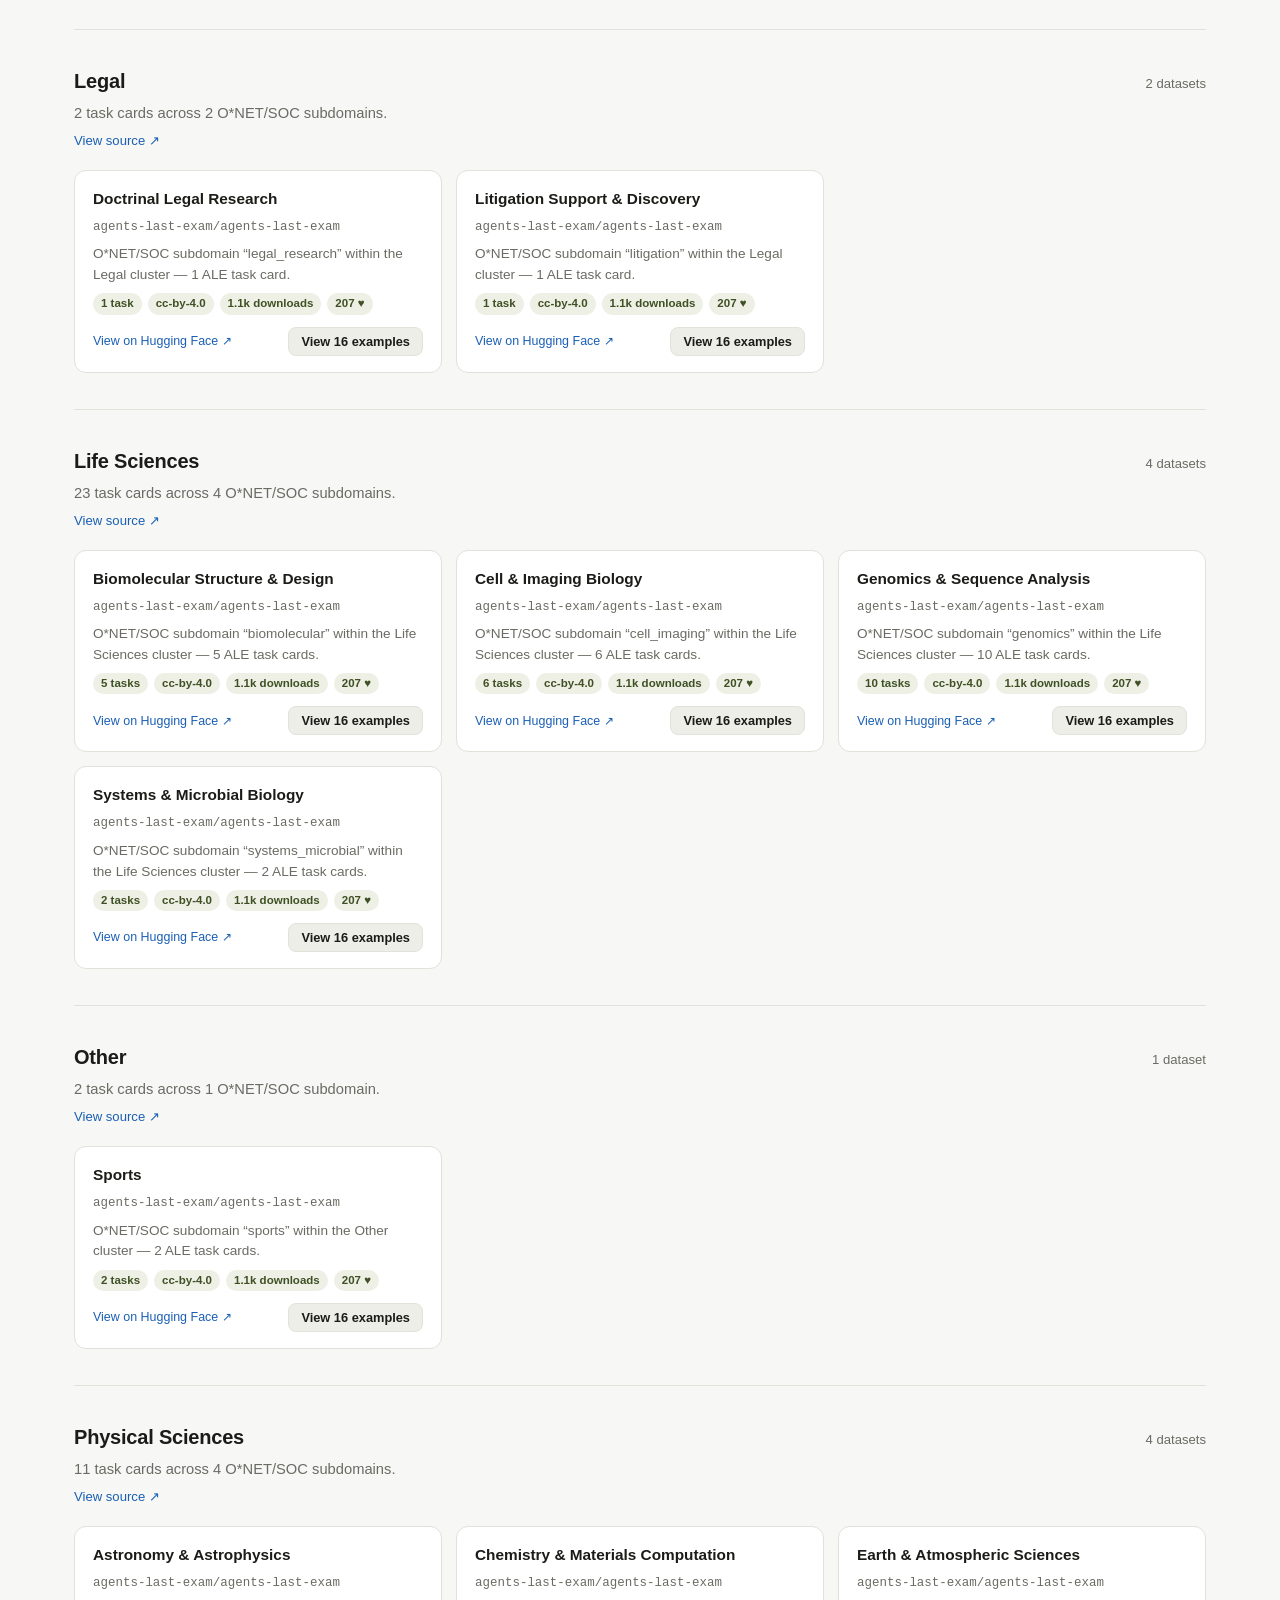
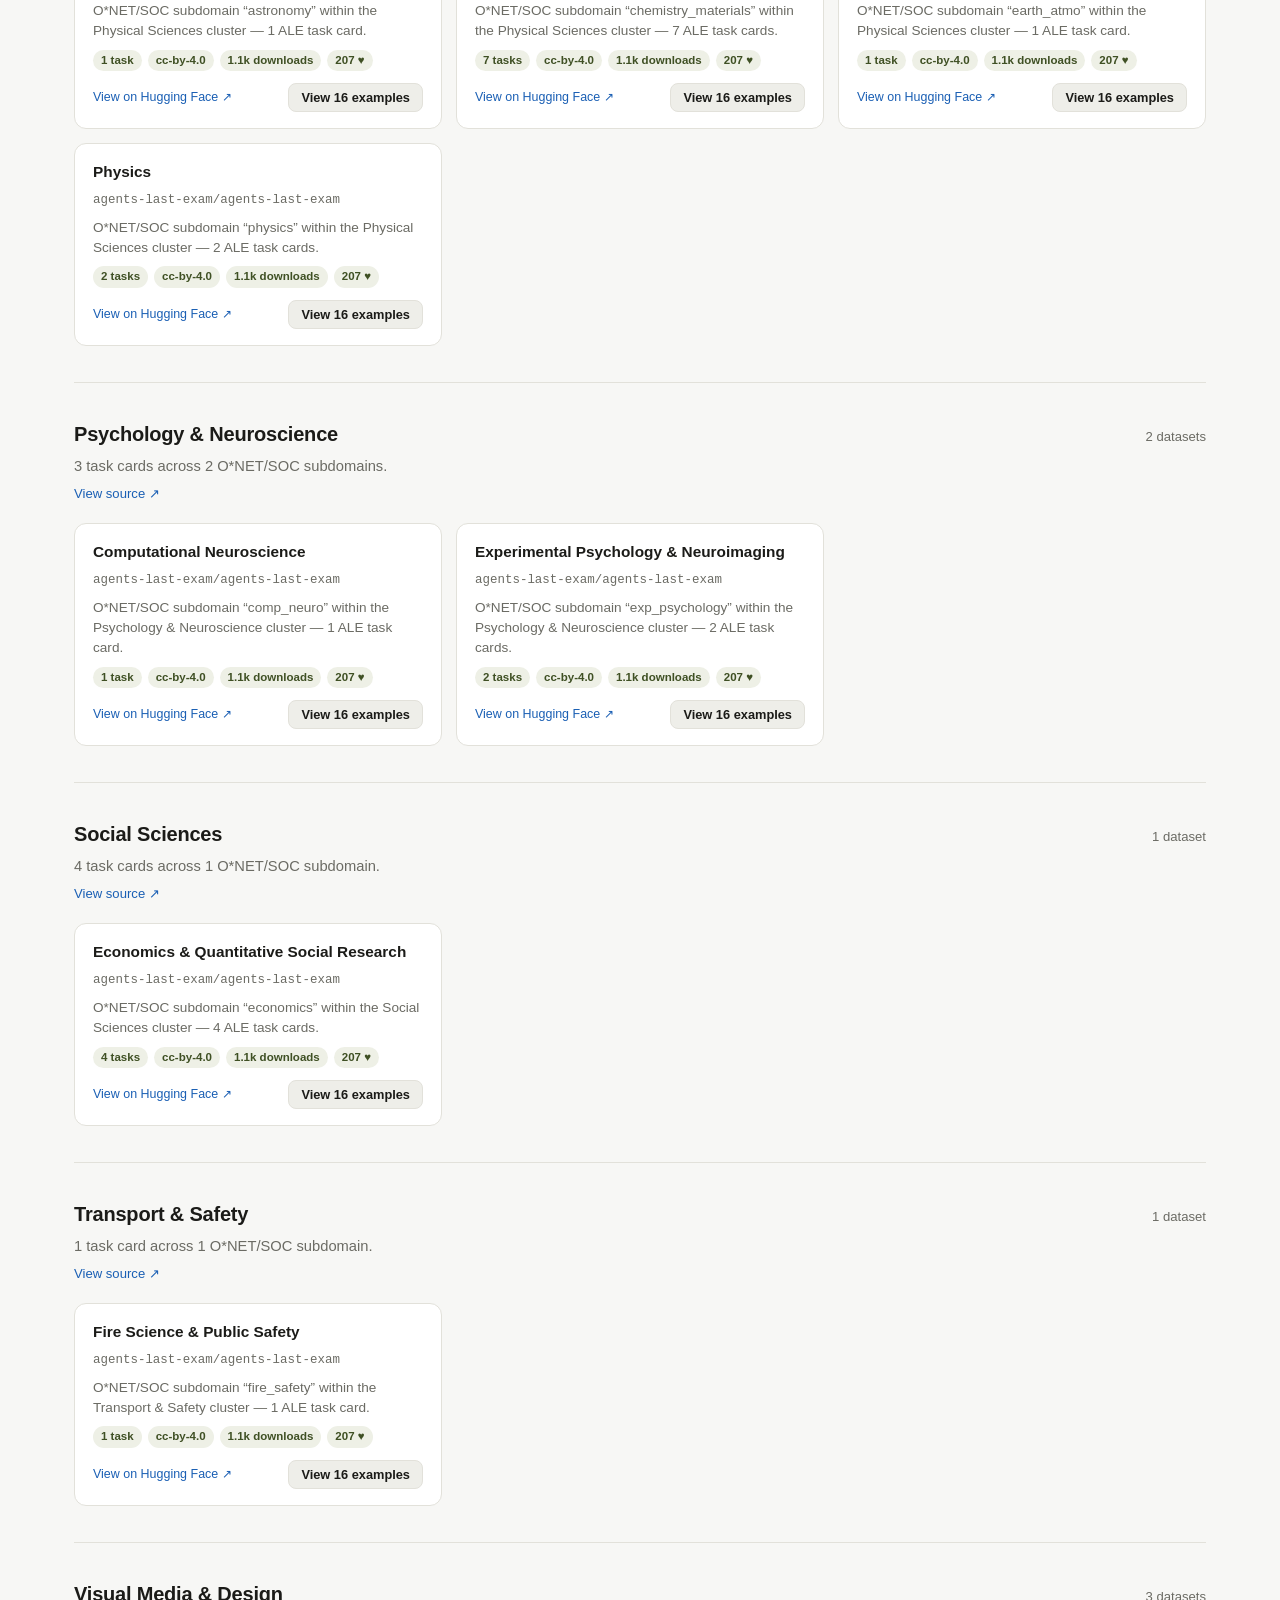
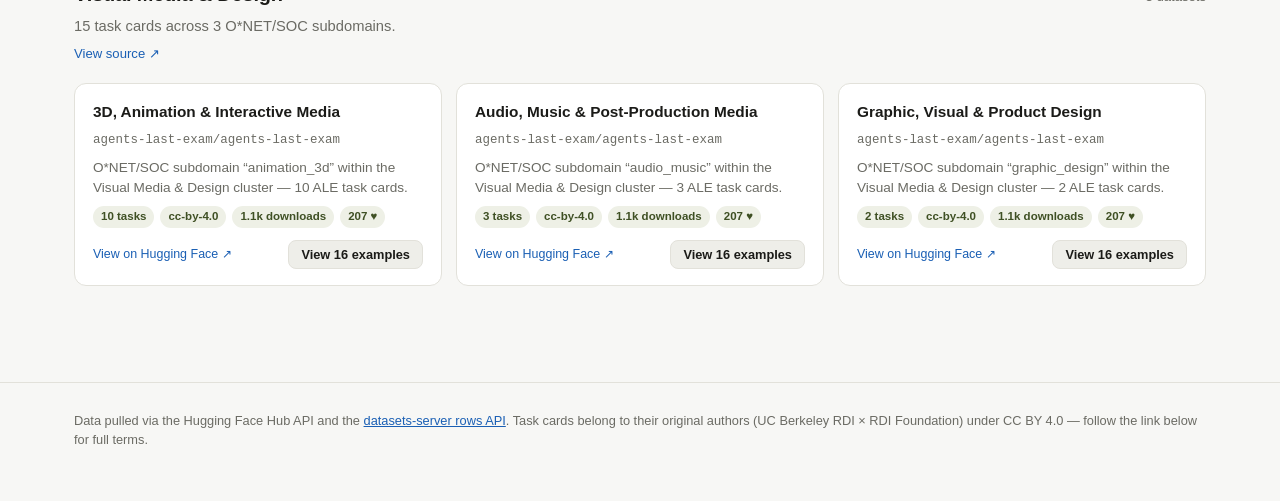
<file: datasets/ale/index.html>
<!doctype html>
<html lang="en">
<head>
  <meta charset="utf-8" />
  <meta name="viewport" content="width=device-width, initial-scale=1" />
  <title>Agents' Last Exam &middot; Dataset Survey</title>
  <meta name="description" content="Browse every publicly released task card in the Agents' Last Exam (ALE) long-horizon agent evaluation benchmark." />
  <link rel="icon" href="data:image/svg+xml,<svg xmlns=%22http://www.w3.org/2000/svg%22 viewBox=%220 0 100 100%22><text y=%22.9em%22 font-size=%2290%22>🗂️</text></svg>" />
  <link rel="stylesheet" href="../style.css" />
</head>
<body>
  <header class="site-header">
    <div class="wrap">
      <p class="crumbs"><a href="../">&larr; Dataset Survey</a></p>
      <div class="brand">
        <span class="brand-mark">🗂️</span>
        <span class="brand-name">Agents' Last Exam</span>
      </div>
      <p class="tagline">Every publicly released task card in the ALE long-horizon agent evaluation benchmark &mdash; browsable, linked to source, grouped by industry cluster and O*NET/SOC subdomain.</p>
    </div>
  </header>

  <main class="wrap">
    <section class="intro">
      <div class="intro-card">
        <div class="intro-badge">Evaluation benchmark &middot; agentic</div>
        <h1>Agents' Last Exam (ALE) <span class="year-badge">2026</span></h1>
        <p id="intro-description"></p>
        <div class="stats" id="stats" aria-live="polite"></div>
        <div class="controls">
          <input id="search" type="search" placeholder="Filter subdomains by name, e.g. &ldquo;genomics&rdquo; or &ldquo;finance&rdquo;&hellip;" aria-label="Filter datasets" />
        </div>
        <nav id="category-nav" class="category-nav" aria-label="Jump to category"></nav>
      </div>
    </section>

    <section id="categories" class="categories"></section>
  </main>

  <footer class="site-footer">
    <div class="wrap">
      <p>Data pulled via the Hugging Face Hub API and the <a href="https://datasets-server.huggingface.co" target="_blank" rel="noopener">datasets-server rows API</a>. Task cards belong to their original authors (UC Berkeley RDI &times; RDI Foundation) under CC BY 4.0 &mdash; follow the link below for full terms.</p>
    </div>
  </footer>

  <div id="modal-backdrop" class="modal-backdrop" hidden>
    <div id="modal" class="modal" role="dialog" aria-modal="true" aria-labelledby="modal-title">
      <div class="modal-header">
        <h2 id="modal-title"></h2>
        <button id="modal-close" class="icon-btn" aria-label="Close">✕</button>
      </div>
      <div id="modal-body" class="modal-body"></div>
    </div>
  </div>

  <script src="../shared.js"></script>
  <script>
    DatasetSurvey.init({
      manifestUrl: "../data/ale-manifest.json",
      description: (m) => `Every publicly released task card from
        <a href="${m.source_github}" target="_blank" rel="noopener">Agents' Last Exam</a> (ALE, UC Berkeley RDI
        &times; RDI Foundation, <a href="${m.source_url}" target="_blank" rel="noopener">arXiv:2606.05405</a>) &mdash;
        an evaluation benchmark for <em>agent harnesses</em> (Claude Code, Codex, &hellip;), not language models
        directly. Each task is a full long-horizon professional workflow &mdash; a written brief, required
        software, staged input files, and a hidden grading reference &mdash; that an agent completes end-to-end
        inside a real OS sandbox (Windows or Linux), scored [0, 1] by a deterministic grader once finished.
        <br /><br />
        Because a "row" here is an entire task rather than a QA pair, each card below is one
        <strong>O&#42;NET/SOC subdomain</strong> (e.g. Precision Agriculture, Genomics) &mdash; showing that
        subdomain's full set of publicly released tasks (never more than a handful each, so nothing here is
        subsampled) &mdash; grouped into <strong>${m.num_categories} industry clusters</strong>. This reflects only
        ALE's <strong>${m.num_tasks_total} public</strong> tasks: the paper's full taxonomy is designed around 55
        subdomains across 13 clusters, most of which stays private to keep the benchmark uncontaminated, and the
        public release covers ${m.num_unique_datasets} of those subdomains plus one extra catch-all cluster
        ("Other") for tasks outside the 13. Only the task-card metadata is shown &mdash; not the actual input files
        (mixed formats, no working preview) or the hidden grading reference (kept access-gated by design, so an
        agent can't see its own answer key).`,
    });
  </script>
</body>
</html>
</file>
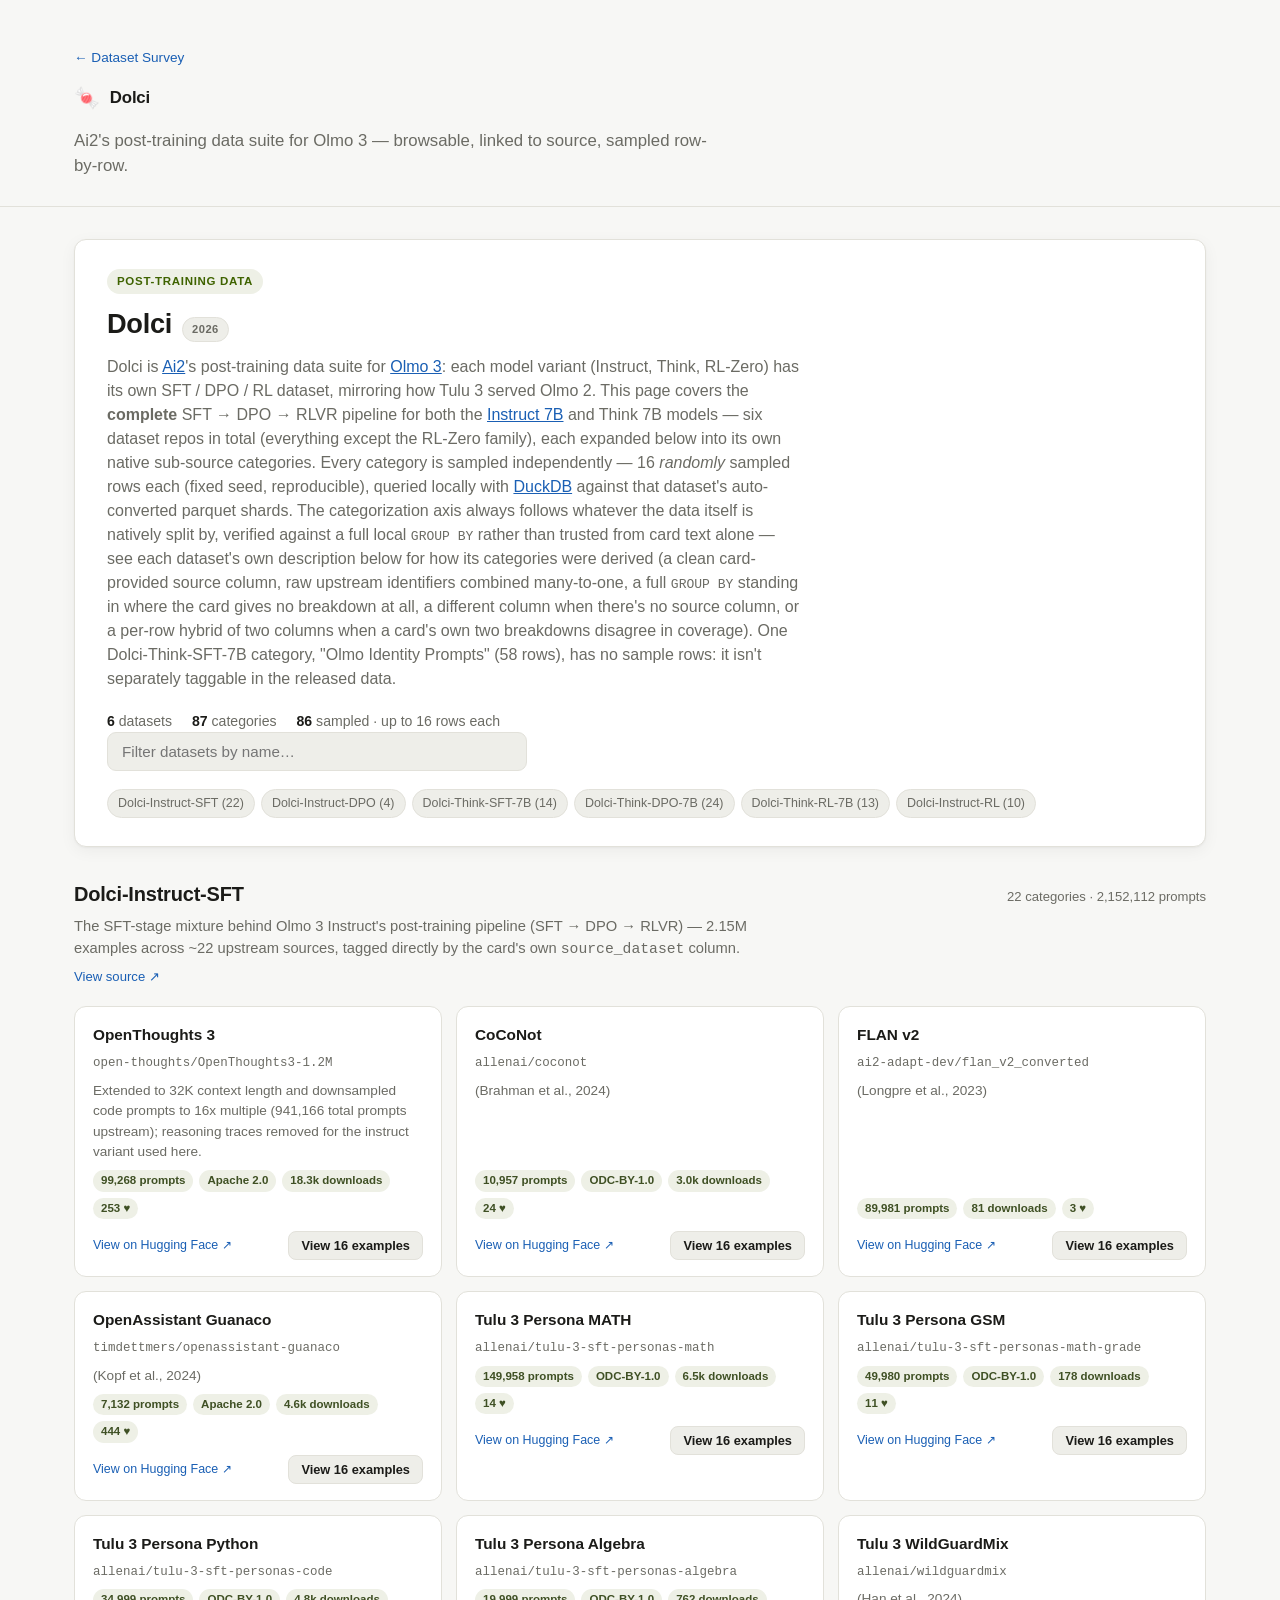
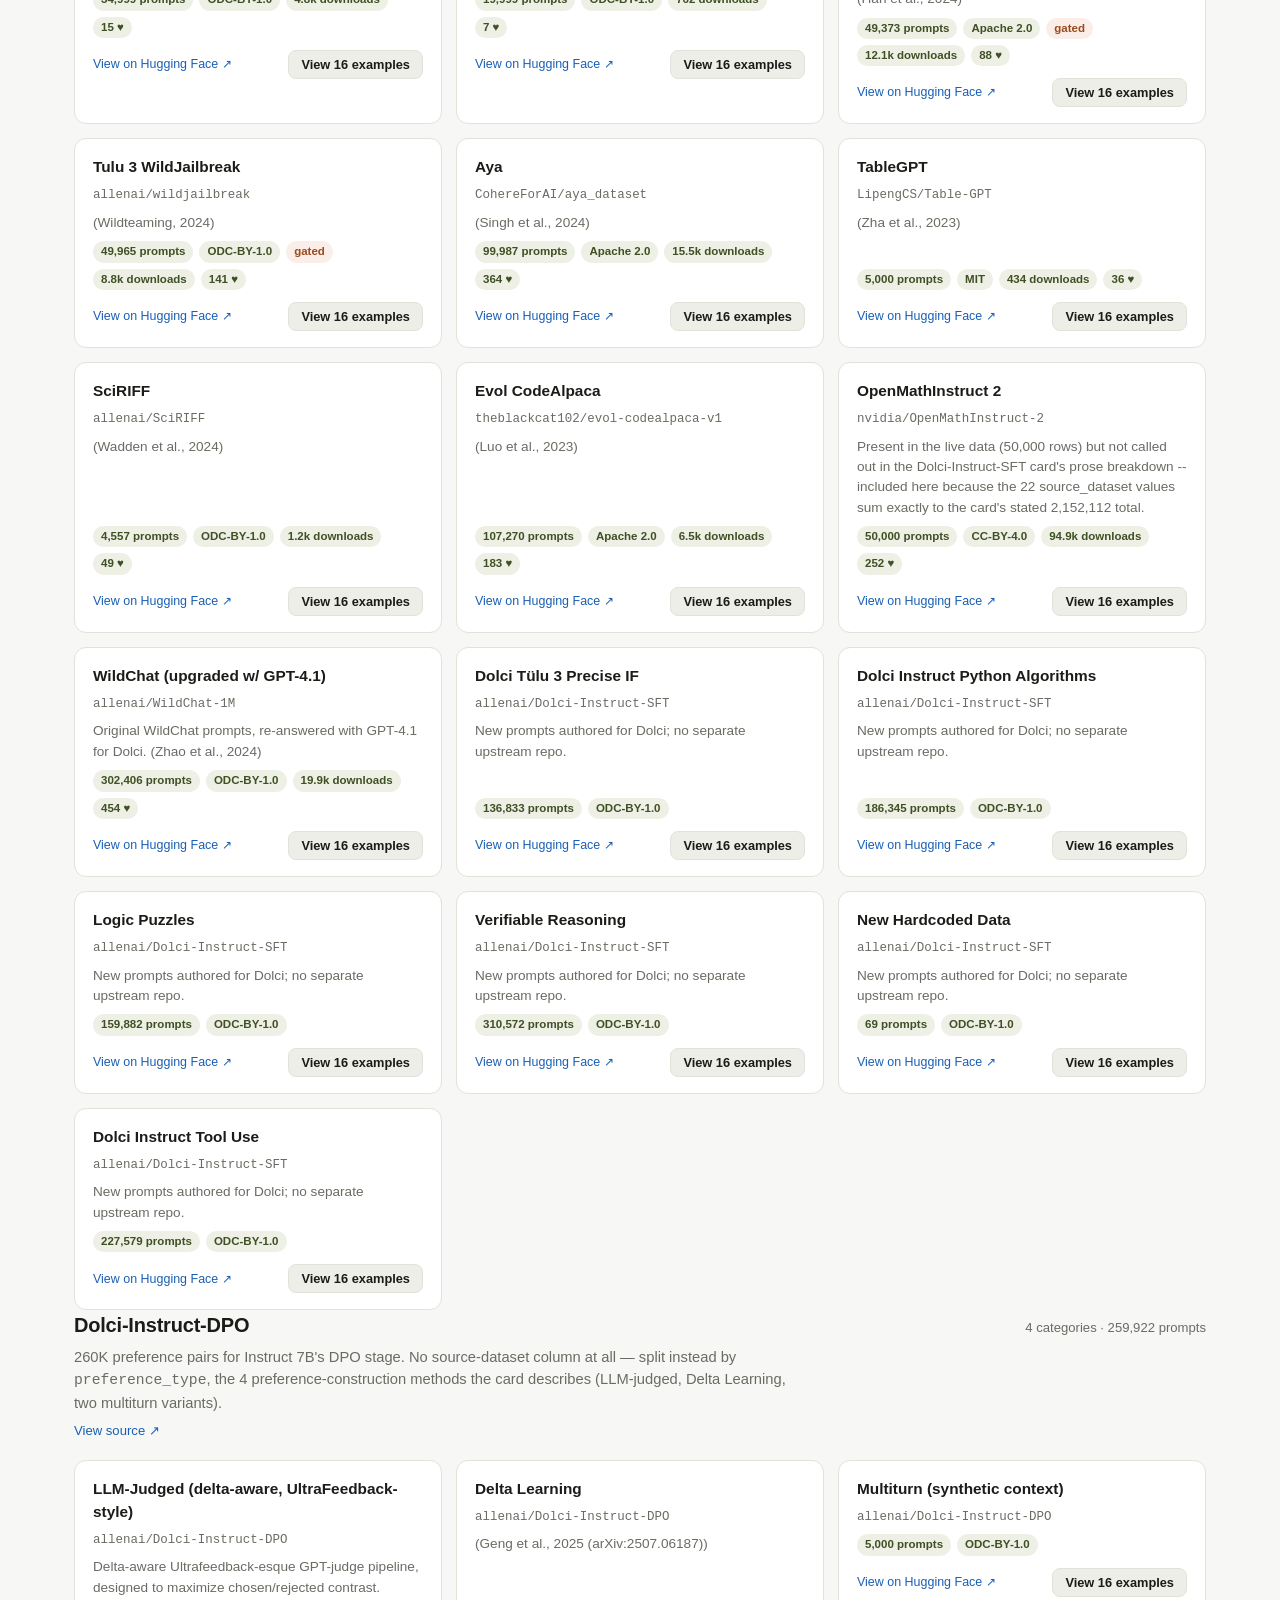
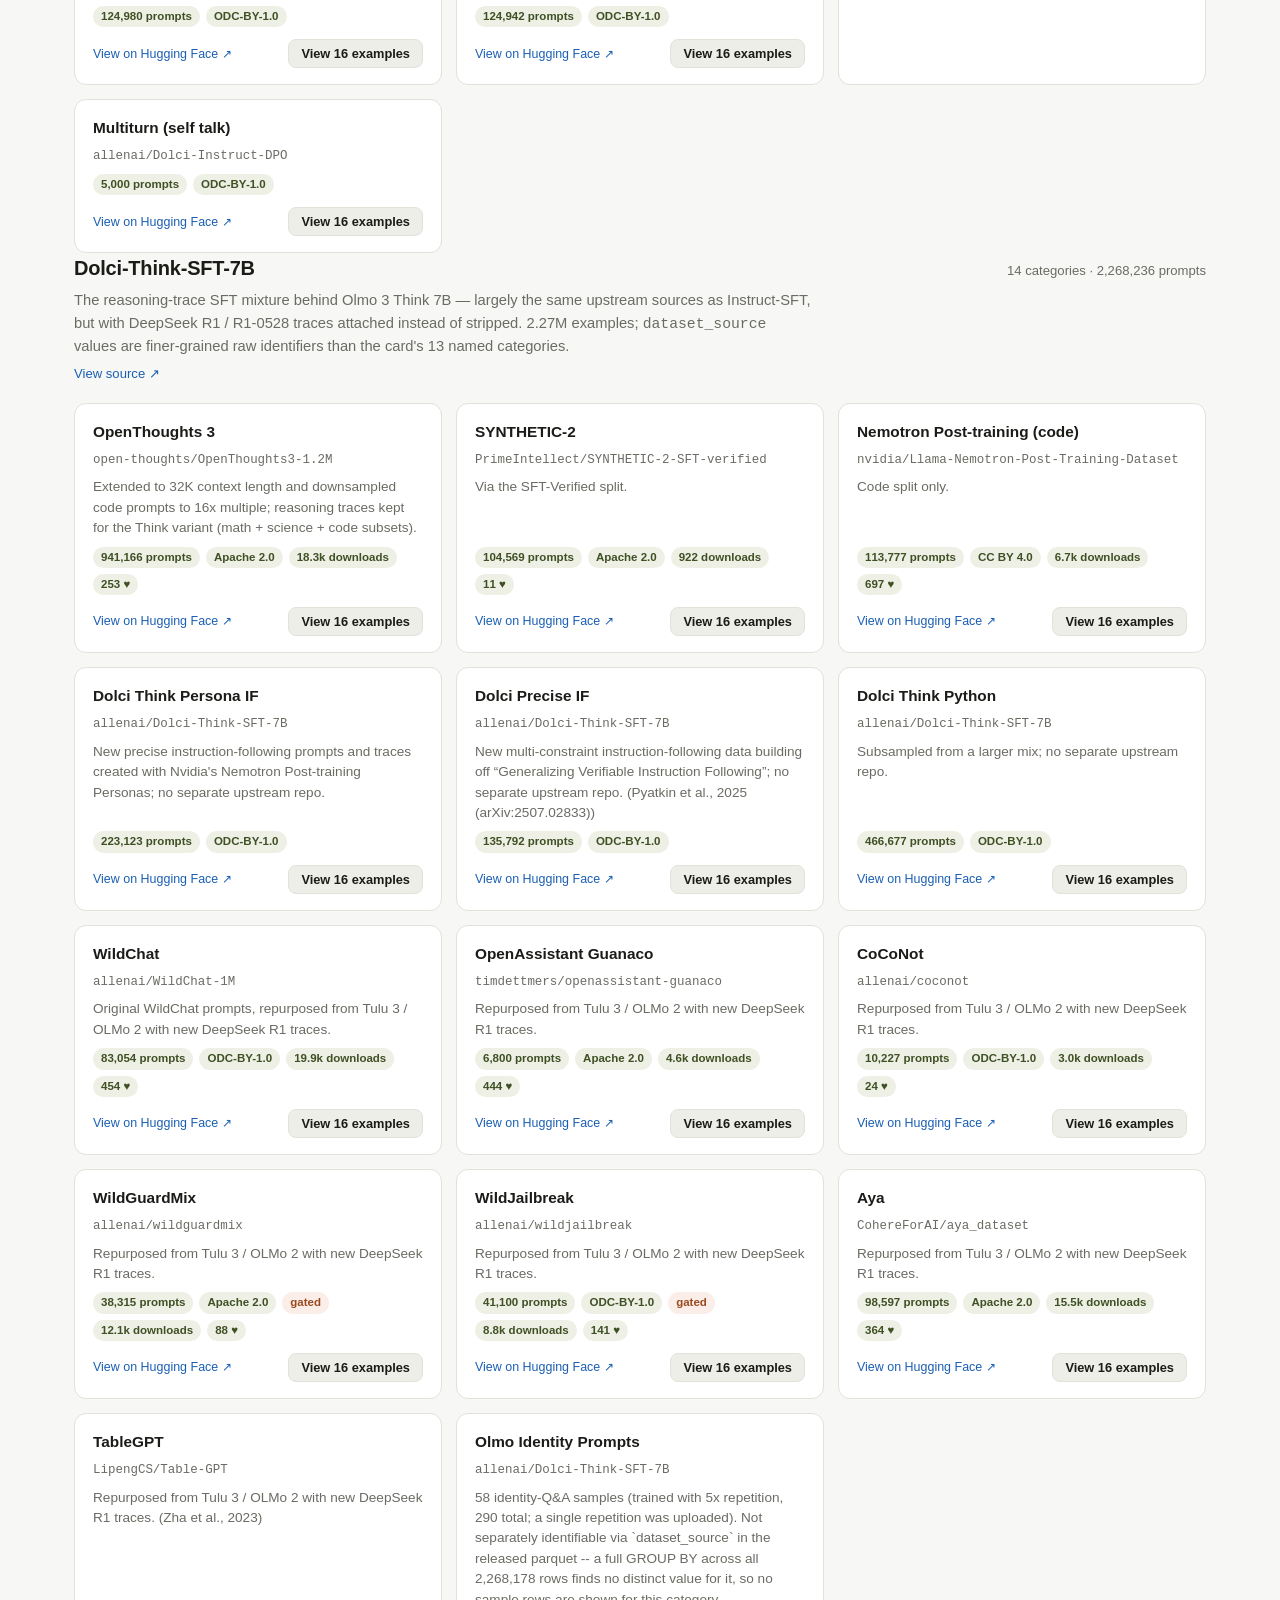
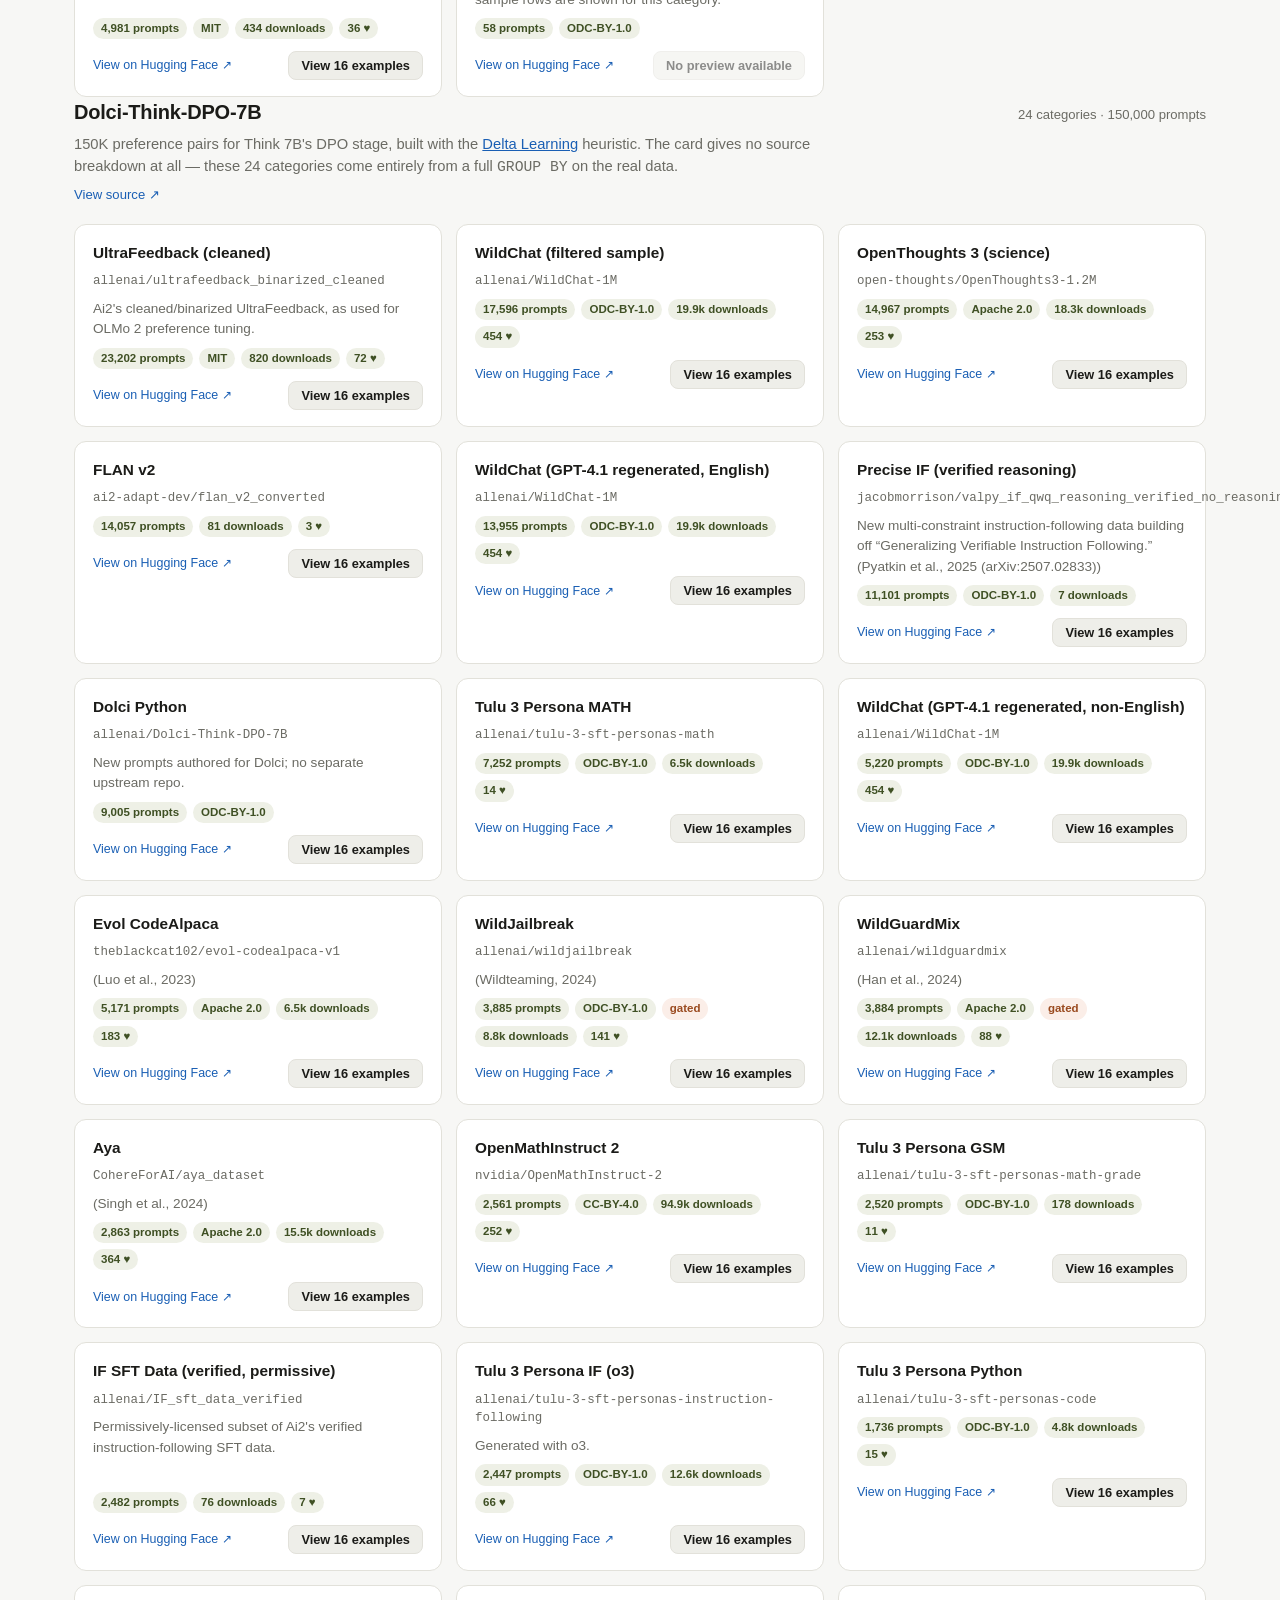
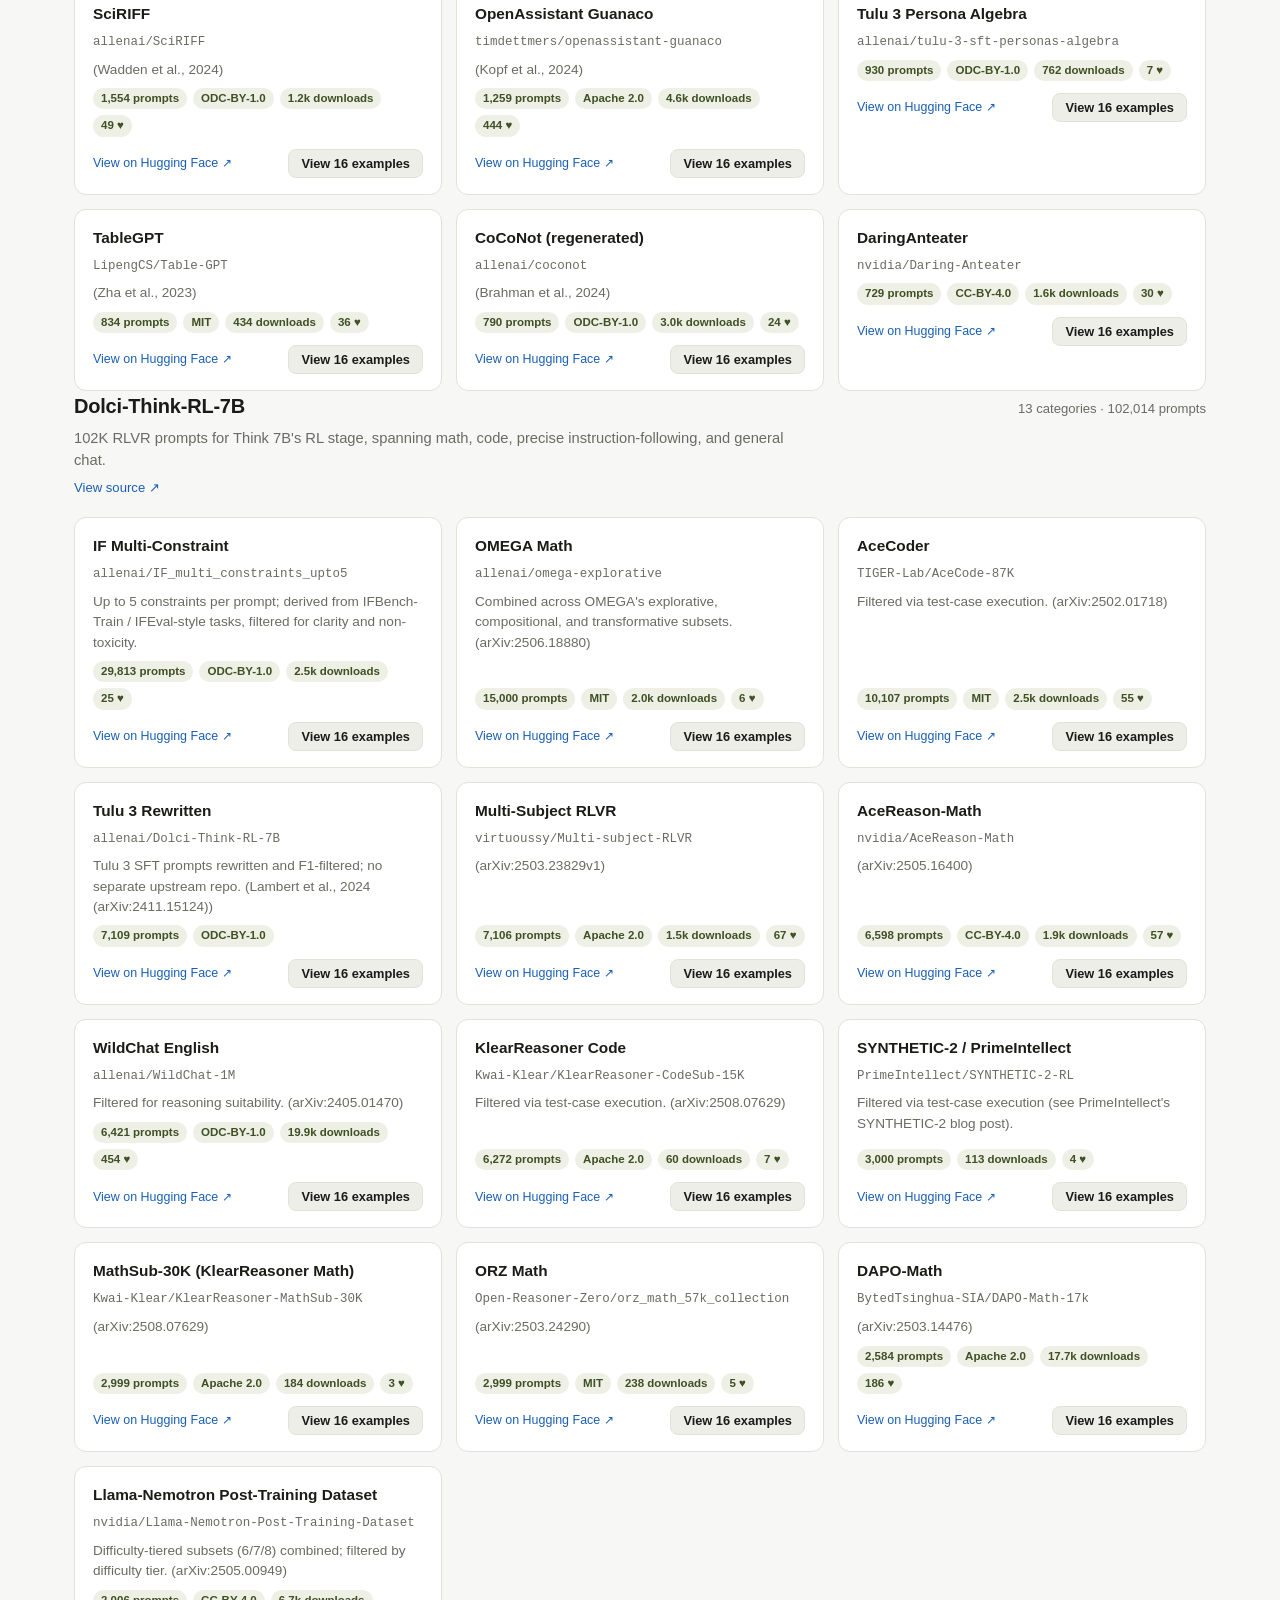
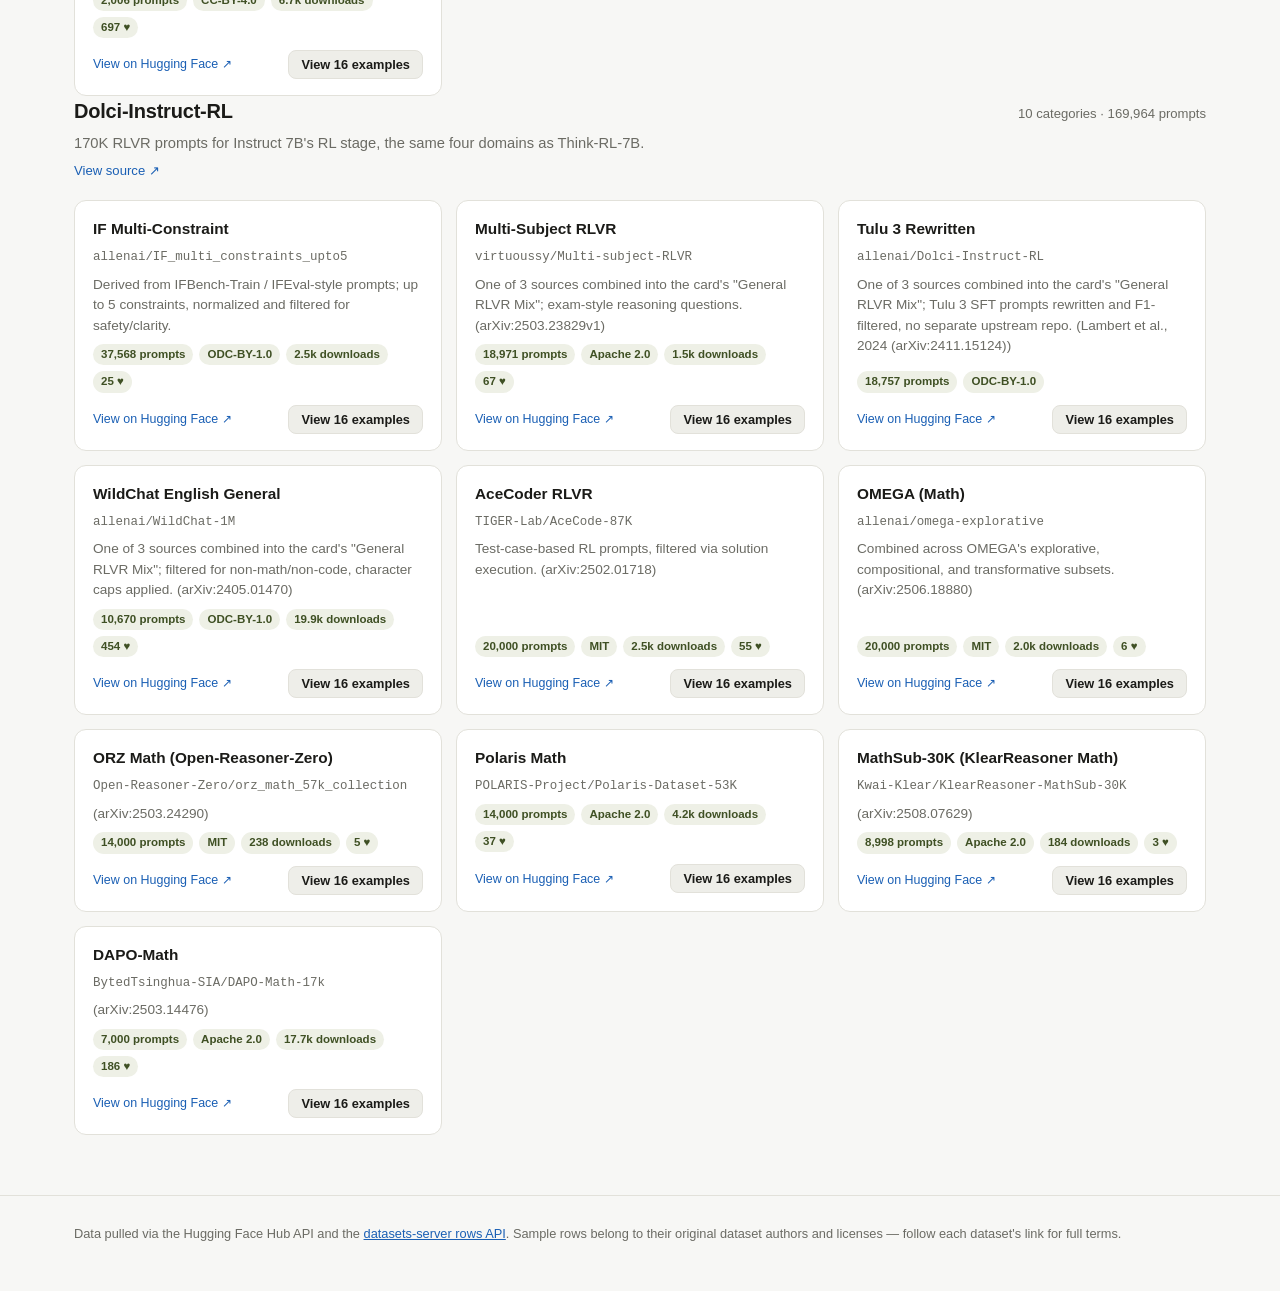
<file: datasets/dolci/index.html>
<!doctype html>
<html lang="en">
<head>
  <meta charset="utf-8" />
  <meta name="viewport" content="width=device-width, initial-scale=1" />
  <title>Dolci &middot; Dataset Survey</title>
  <meta name="description" content="Browse and sample Ai2's Dolci post-training data for Olmo 3: the complete Instruct and Think SFT/DPO/RL pipelines, broken out by upstream source." />
  <link rel="icon" href="data:image/svg+xml,<svg xmlns=%22http://www.w3.org/2000/svg%22 viewBox=%220 0 100 100%22><text y=%22.9em%22 font-size=%2290%22>🍬</text></svg>" />
  <link rel="stylesheet" href="../style.css" />
</head>
<body>
  <header class="site-header">
    <div class="wrap">
      <p class="crumbs"><a href="../">&larr; Dataset Survey</a></p>
      <div class="brand">
        <span class="brand-mark">🍬</span>
        <span class="brand-name">Dolci</span>
      </div>
      <p class="tagline">Ai2's post-training data suite for Olmo 3 &mdash; browsable, linked to source, sampled row-by-row.</p>
    </div>
  </header>

  <main class="wrap">
    <section class="intro">
      <div class="intro-card">
        <div class="intro-badge">Post-training data</div>
        <h1>Dolci <span class="year-badge">2026</span></h1>
        <p id="intro-description"></p>
        <div class="stats" id="stats" aria-live="polite"></div>
        <div class="controls">
          <input id="search" type="search" placeholder="Filter datasets by name&hellip;" aria-label="Filter datasets" />
        </div>
        <nav id="category-nav" class="category-nav" aria-label="Jump to category"></nav>
      </div>
    </section>

    <section id="categories" class="categories"></section>
  </main>

  <footer class="site-footer">
    <div class="wrap">
      <p>Data pulled via the Hugging Face Hub API and the <a href="https://datasets-server.huggingface.co" target="_blank" rel="noopener">datasets-server rows API</a>. Sample rows belong to their original dataset authors and licenses &mdash; follow each dataset's link for full terms.</p>
    </div>
  </footer>

  <div id="modal-backdrop" class="modal-backdrop" hidden>
    <div id="modal" class="modal" role="dialog" aria-modal="true" aria-labelledby="modal-title">
      <div class="modal-header">
        <h2 id="modal-title"></h2>
        <button id="modal-close" class="icon-btn" aria-label="Close">✕</button>
      </div>
      <div id="modal-body" class="modal-body"></div>
    </div>
  </div>

  <script src="../shared.js"></script>
  <script>
    DatasetSurvey.init({
      manifestUrl: "../data/dolci-source-manifest.json",
      description: (m) => `Dolci is <a href="https://allenai.org/blog/olmo3" target="_blank" rel="noopener">Ai2</a>'s
        post-training data suite for <a href="https://github.com/allenai/OLMo-core" target="_blank" rel="noopener">Olmo 3</a>:
        each model variant (Instruct, Think, RL-Zero) has its own SFT / DPO / RL dataset, mirroring how Tulu 3 served
        Olmo 2. This page covers the <strong>complete</strong> SFT &rarr; DPO &rarr; RLVR pipeline for both the
        <a href="${m.source_model}" target="_blank" rel="noopener">Instruct 7B</a> and Think 7B models &mdash; six
        dataset repos in total (everything except the RL-Zero family), each expanded below into its own native
        sub-source categories. Every category is sampled independently &mdash; 16 <em>randomly</em> sampled rows
        each (fixed seed, reproducible), queried locally with
        <a href="https://duckdb.org" target="_blank" rel="noopener">DuckDB</a> against that dataset's
        auto-converted parquet shards. The categorization axis always follows whatever the data itself is natively
        split by, verified against a full local <code>GROUP BY</code> rather than trusted from card text alone
        &mdash; see each dataset's own description below for how its categories were derived (a clean
        card-provided source column, raw upstream identifiers combined many-to-one, a full <code>GROUP BY</code>
        standing in where the card gives no breakdown at all, a different column when there's no source column,
        or a per-row hybrid of two columns when a card's own two breakdowns disagree in coverage). One
        Dolci-Think-SFT-7B category, "Olmo Identity Prompts" (58 rows), has no sample rows: it isn't separately
        taggable in the released data.`,
    });
  </script>
</body>
</html>
</file>
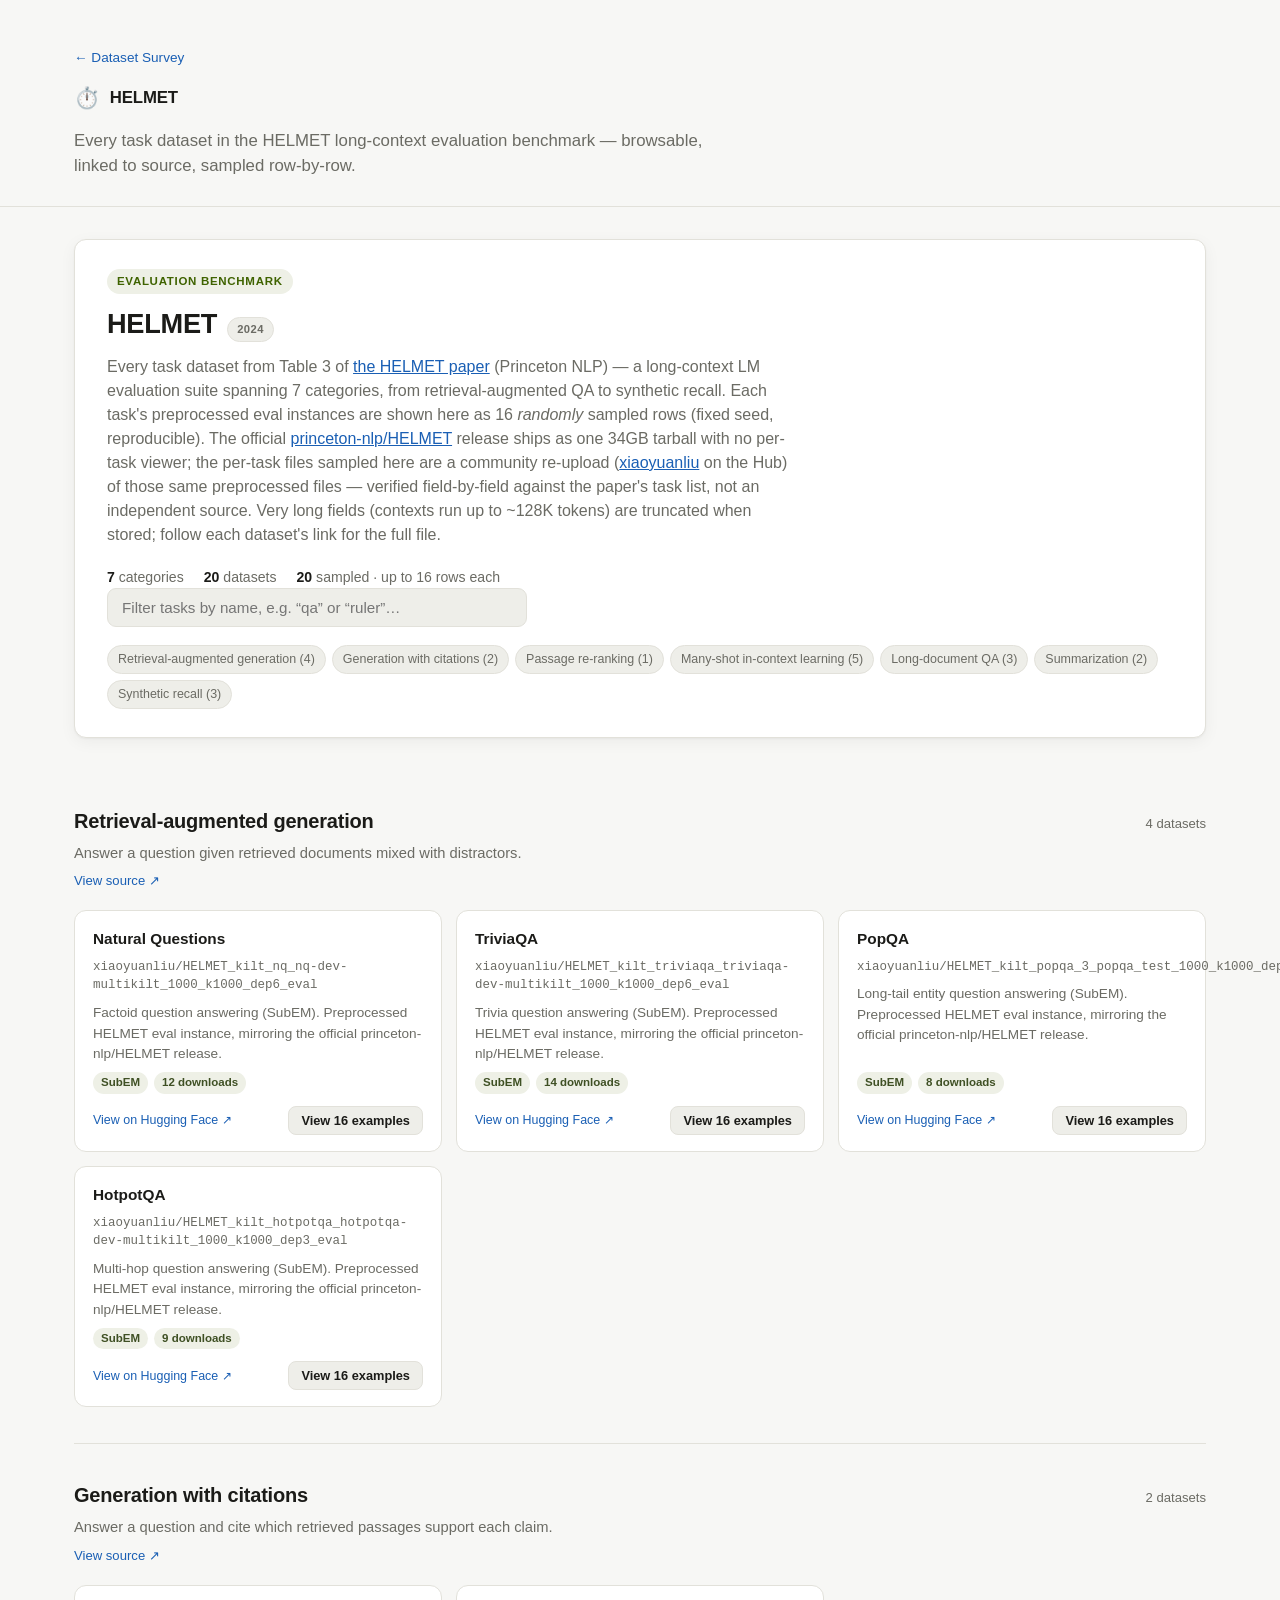
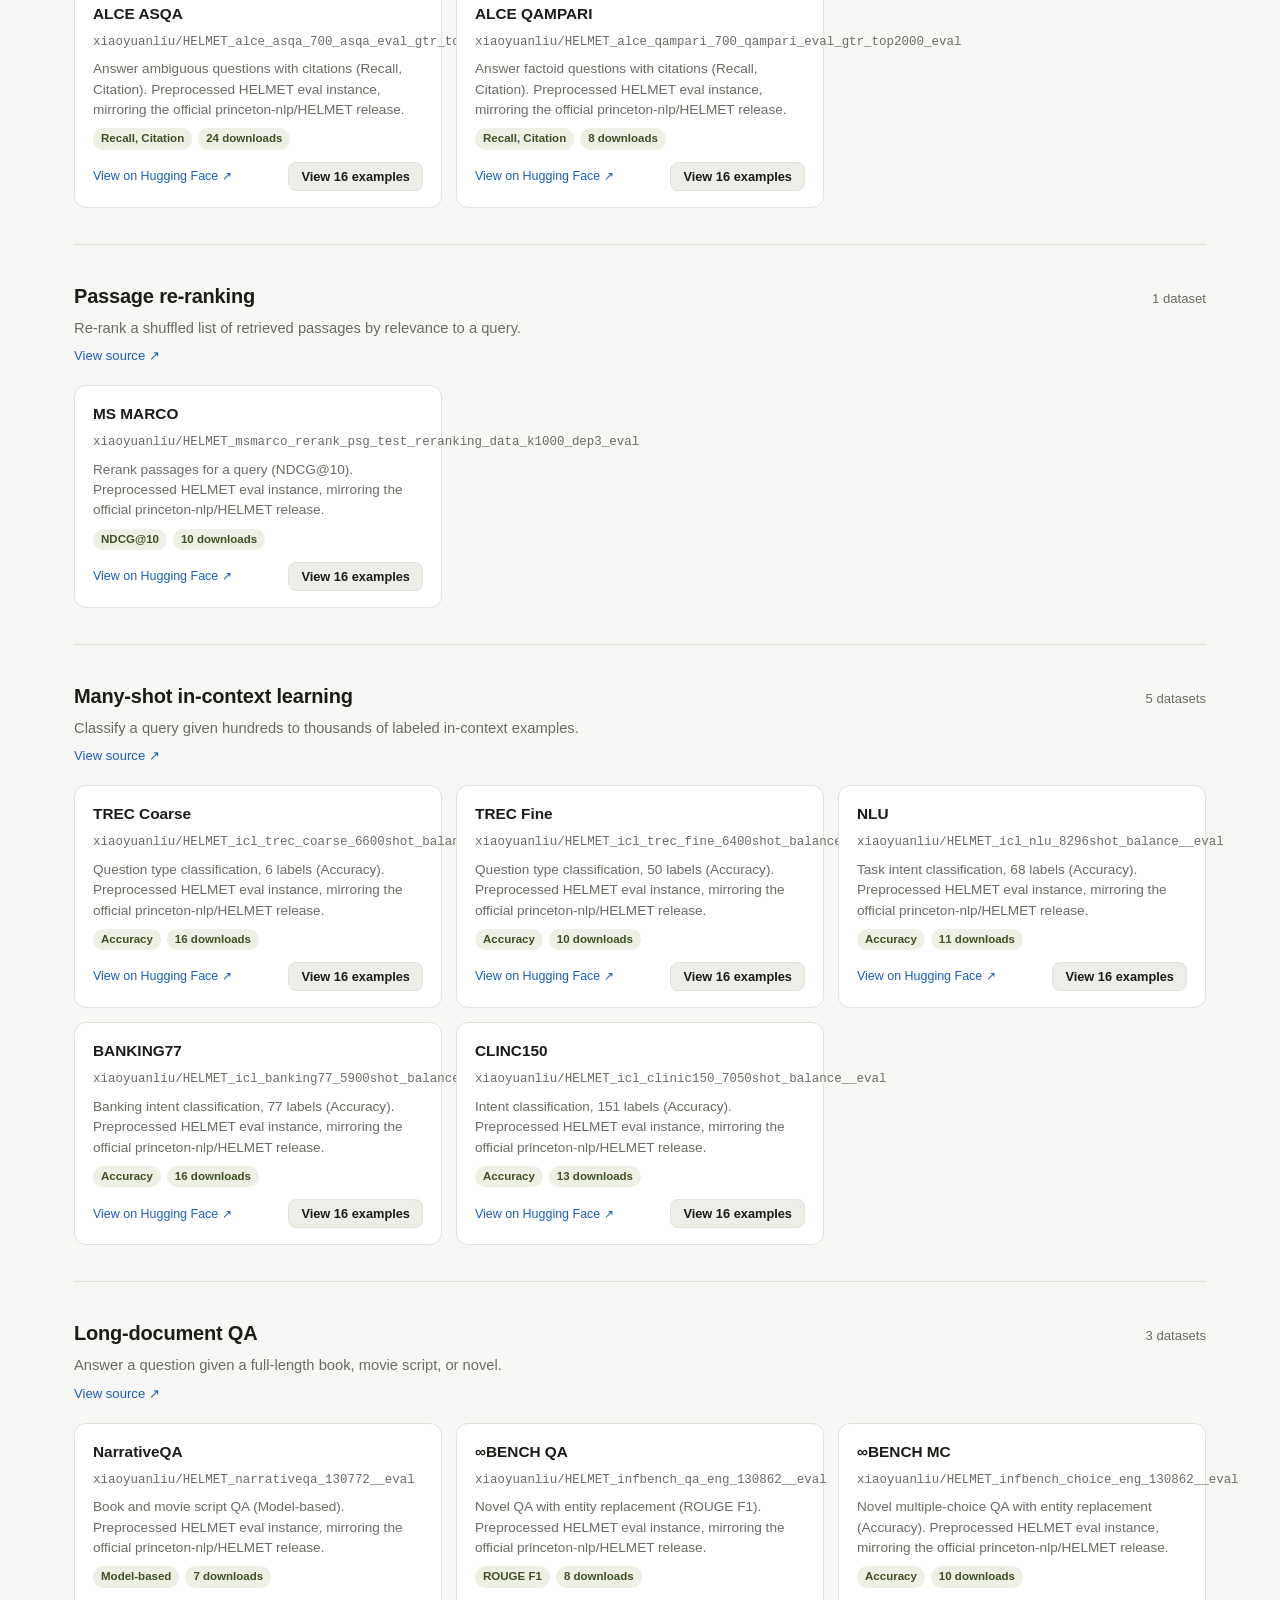
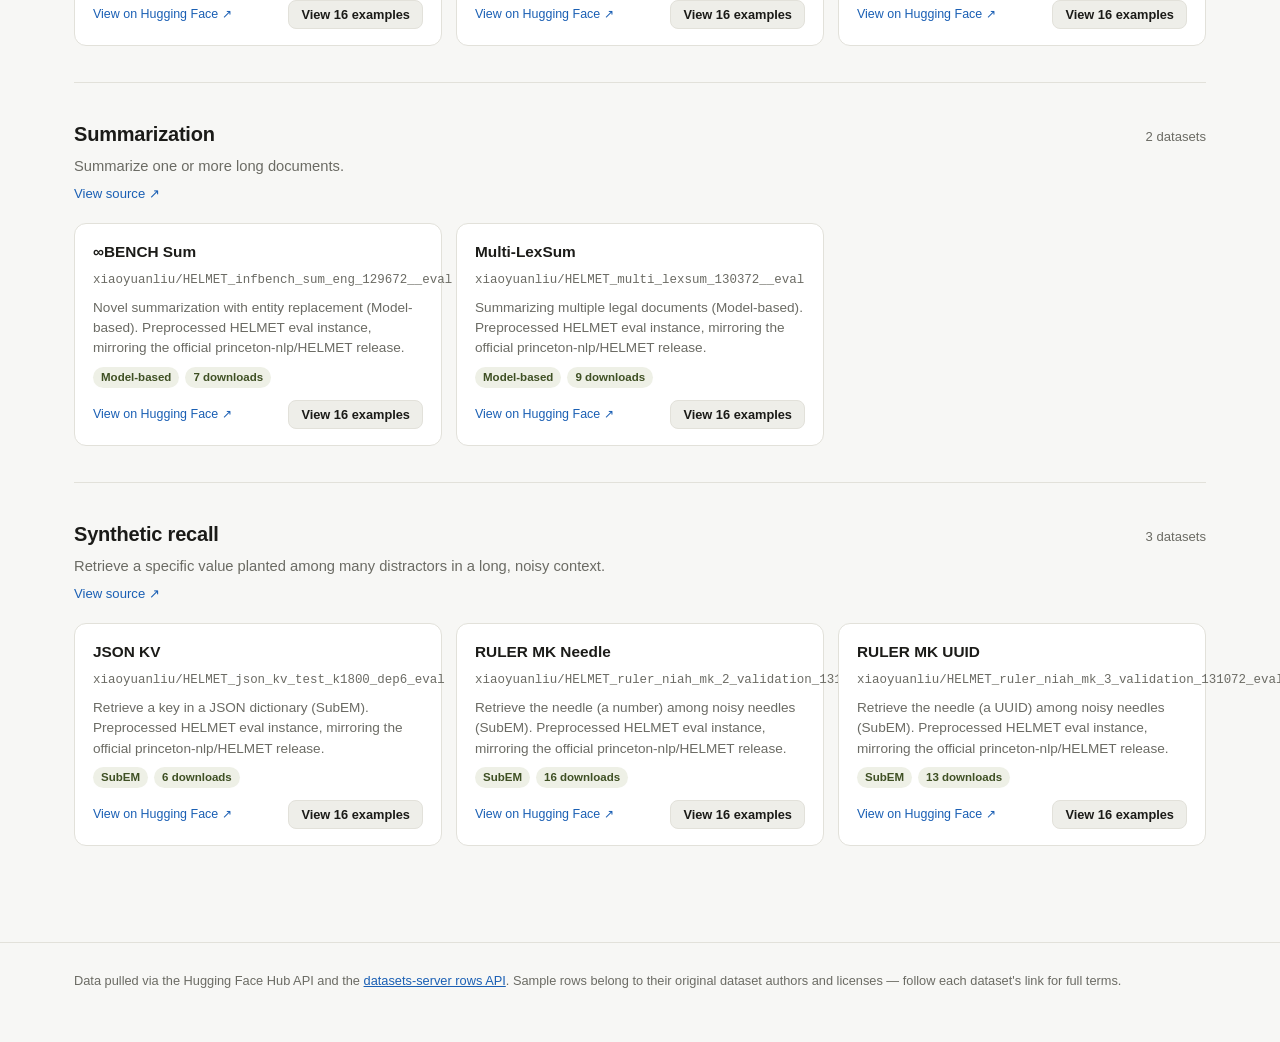
<file: datasets/helmet/index.html>
<!doctype html>
<html lang="en">
<head>
  <meta charset="utf-8" />
  <meta name="viewport" content="width=device-width, initial-scale=1" />
  <title>HELMET &middot; Dataset Survey</title>
  <meta name="description" content="Browse and sample every task dataset in the HELMET long-context evaluation benchmark." />
  <link rel="icon" href="data:image/svg+xml,<svg xmlns=%22http://www.w3.org/2000/svg%22 viewBox=%220 0 100 100%22><text y=%22.9em%22 font-size=%2290%22>⏱️</text></svg>" />
  <link rel="stylesheet" href="../style.css" />
</head>
<body>
  <header class="site-header">
    <div class="wrap">
      <p class="crumbs"><a href="../">&larr; Dataset Survey</a></p>
      <div class="brand">
        <span class="brand-mark">⏱️</span>
        <span class="brand-name">HELMET</span>
      </div>
      <p class="tagline">Every task dataset in the HELMET long-context evaluation benchmark &mdash; browsable, linked to source, sampled row-by-row.</p>
    </div>
  </header>

  <main class="wrap">
    <section class="intro">
      <div class="intro-card">
        <div class="intro-badge">Evaluation benchmark</div>
        <h1>HELMET <span class="year-badge">2024</span></h1>
        <p id="intro-description"></p>
        <div class="stats" id="stats" aria-live="polite"></div>
        <div class="controls">
          <input id="search" type="search" placeholder="Filter tasks by name, e.g. &ldquo;qa&rdquo; or &ldquo;ruler&rdquo;&hellip;" aria-label="Filter datasets" />
        </div>
        <nav id="category-nav" class="category-nav" aria-label="Jump to category"></nav>
      </div>
    </section>

    <section id="categories" class="categories"></section>
  </main>

  <footer class="site-footer">
    <div class="wrap">
      <p>Data pulled via the Hugging Face Hub API and the <a href="https://datasets-server.huggingface.co" target="_blank" rel="noopener">datasets-server rows API</a>. Sample rows belong to their original dataset authors and licenses &mdash; follow each dataset's link for full terms.</p>
    </div>
  </footer>

  <div id="modal-backdrop" class="modal-backdrop" hidden>
    <div id="modal" class="modal" role="dialog" aria-modal="true" aria-labelledby="modal-title">
      <div class="modal-header">
        <h2 id="modal-title"></h2>
        <button id="modal-close" class="icon-btn" aria-label="Close">✕</button>
      </div>
      <div id="modal-body" class="modal-body"></div>
    </div>
  </div>

  <script src="../shared.js"></script>
  <script>
    DatasetSurvey.init({
      manifestUrl: "../data/helmet-manifest.json",
      description: (m) => `Every task dataset from Table 3 of
        <a href="${m.source_url}" target="_blank" rel="noopener">the HELMET paper</a> (Princeton NLP) &mdash;
        a long-context LM evaluation suite spanning 7 categories, from retrieval-augmented QA to synthetic recall.
        Each task's preprocessed eval instances are shown here as 16 <em>randomly</em> sampled rows (fixed seed,
        reproducible). The official <a href="${m.source_github}" target="_blank" rel="noopener">princeton-nlp/HELMET</a>
        release ships as one 34GB tarball with no per-task viewer; the per-task files sampled here are a community
        re-upload (<a href="https://huggingface.co/xiaoyuanliu" target="_blank" rel="noopener">xiaoyuanliu</a> on the
        Hub) of those same preprocessed files &mdash; verified field-by-field against the paper's task list, not an
        independent source. Very long fields (contexts run up to ~128K tokens) are truncated when stored; follow each
        dataset's link for the full file.`,
    });
  </script>
</body>
</html>
</file>
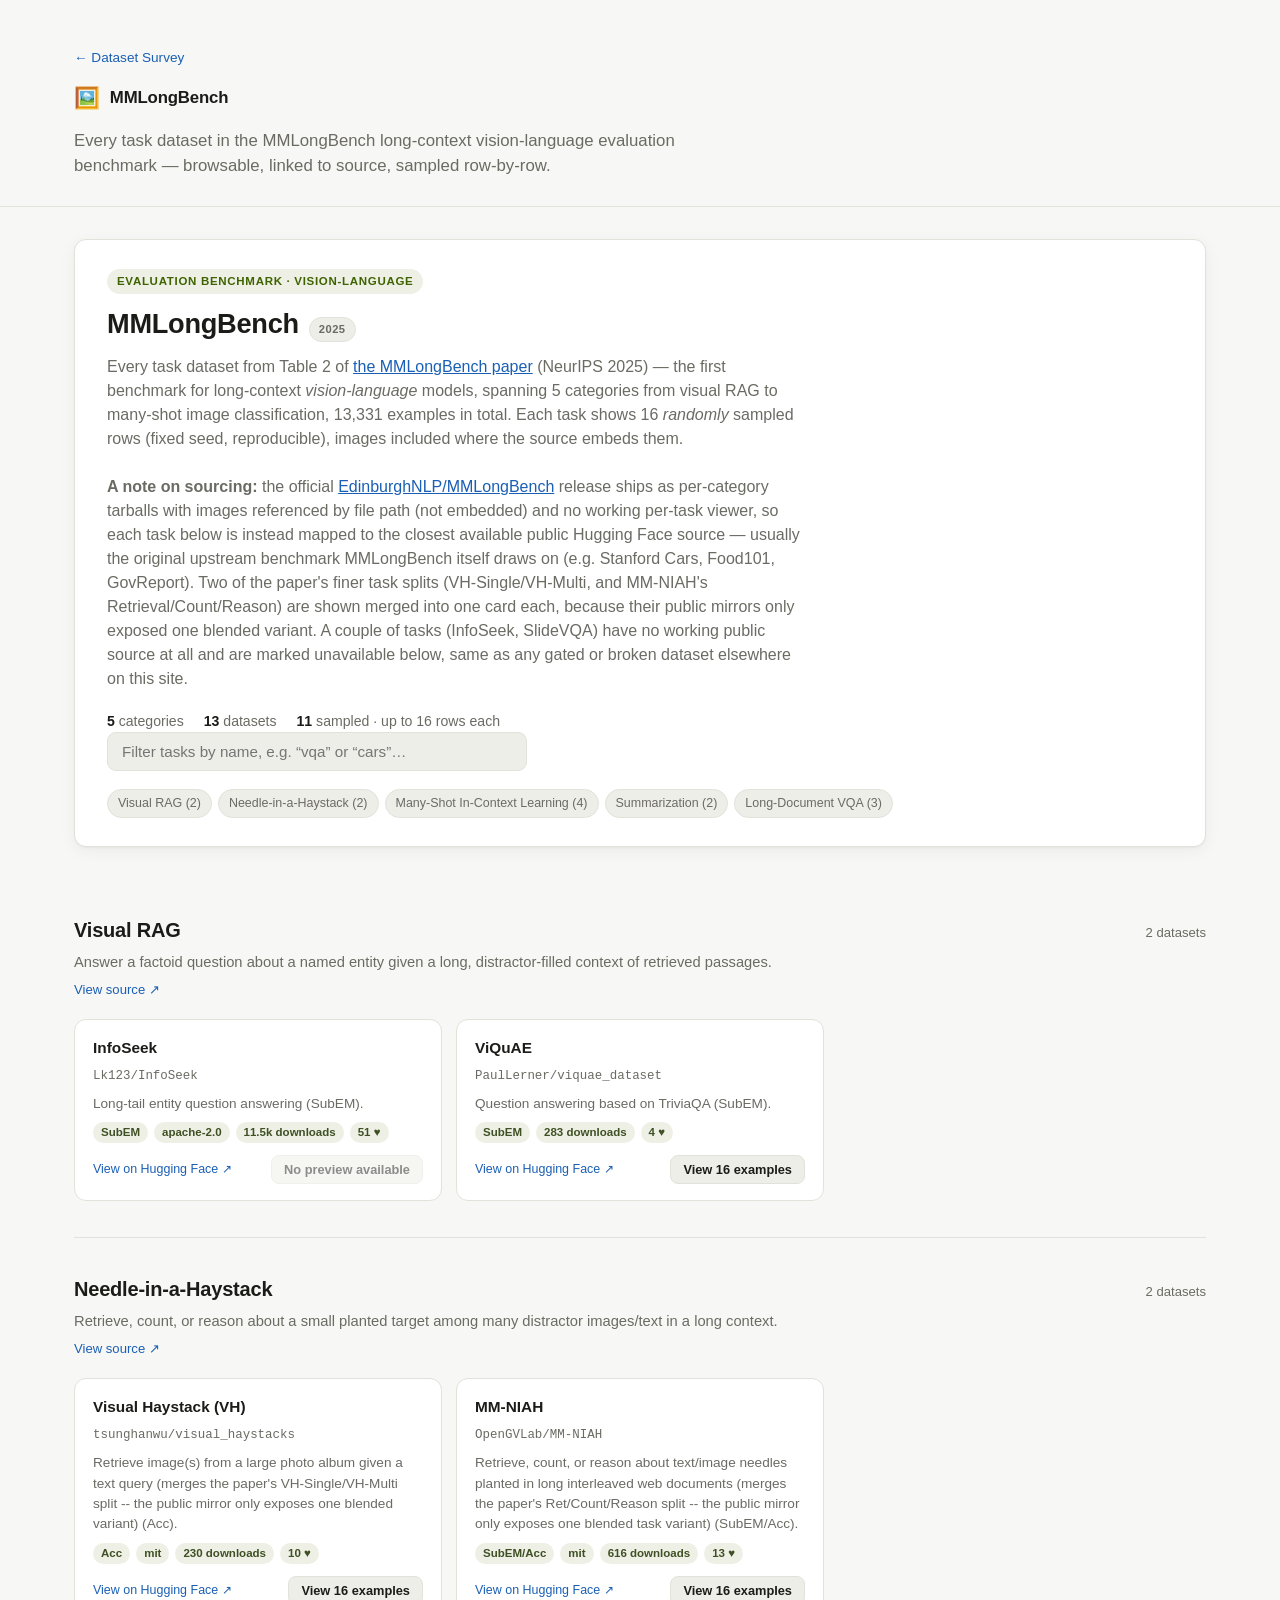
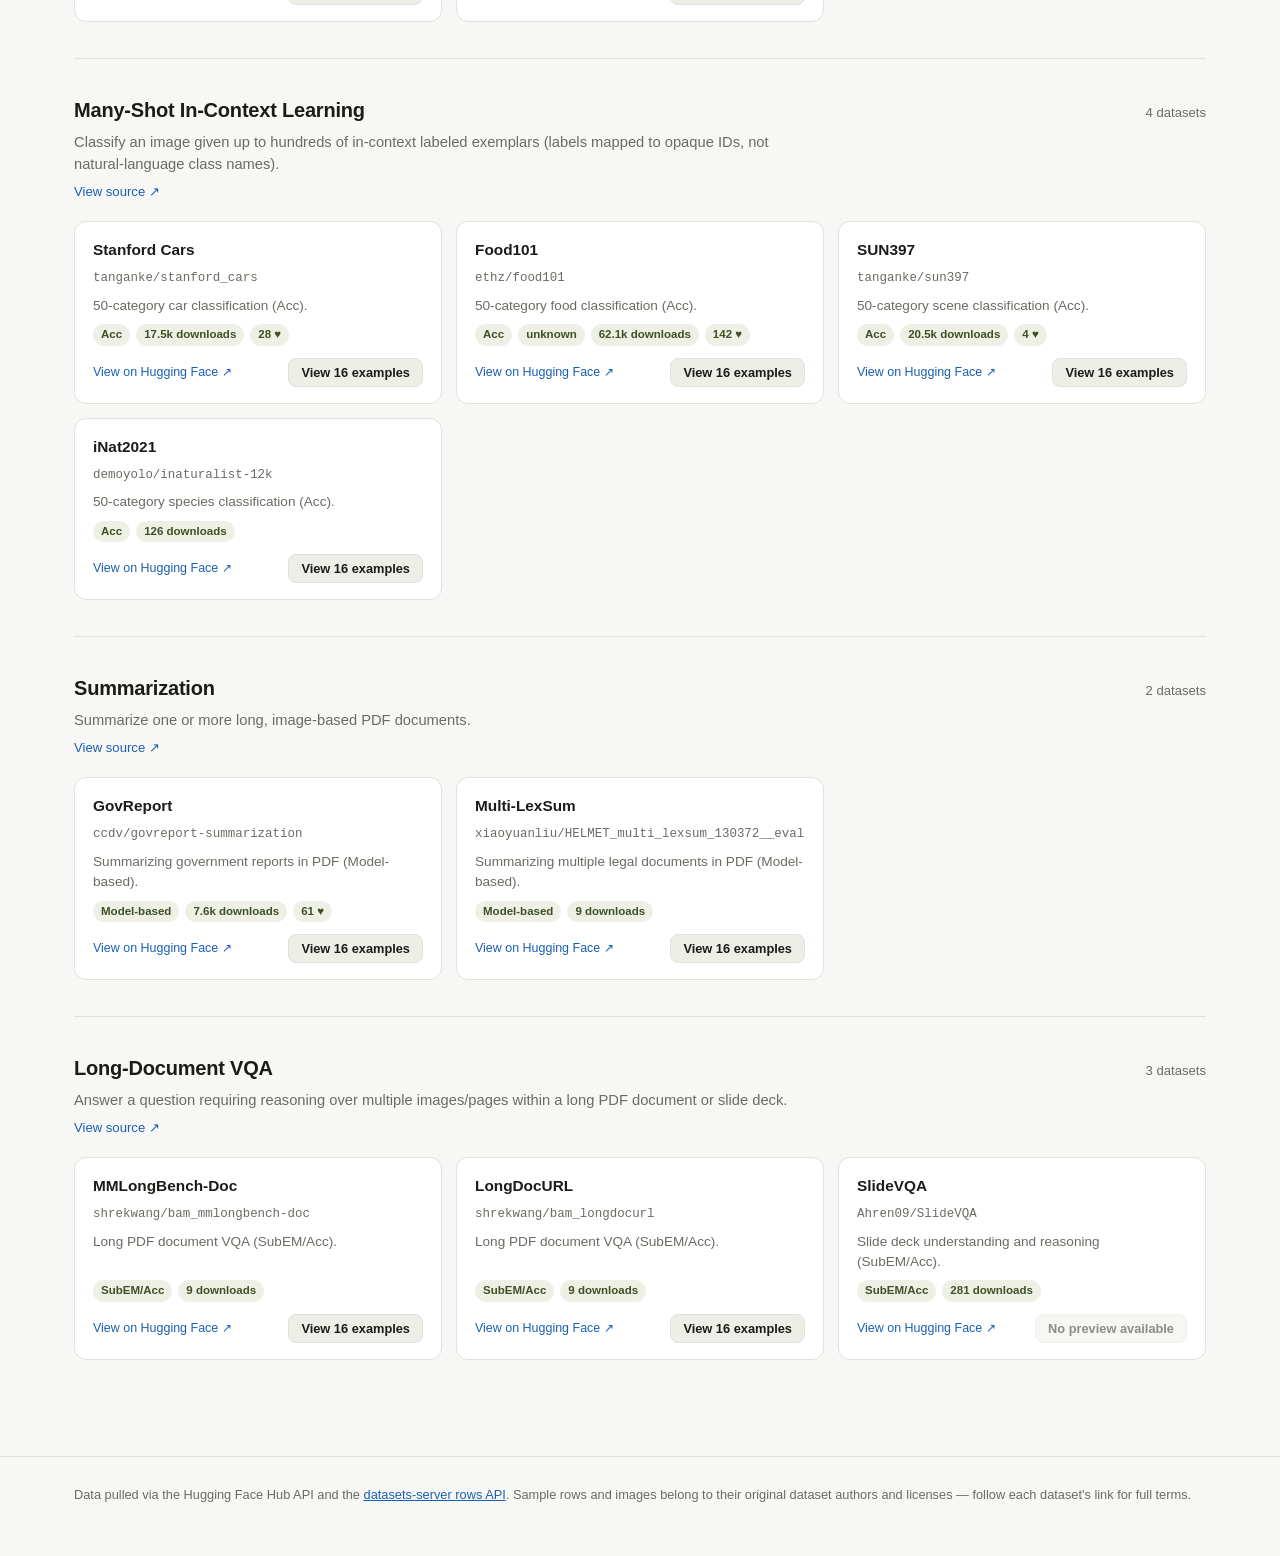
<file: datasets/mmlongbench/index.html>
<!doctype html>
<html lang="en">
<head>
  <meta charset="utf-8" />
  <meta name="viewport" content="width=device-width, initial-scale=1" />
  <title>MMLongBench &middot; Dataset Survey</title>
  <meta name="description" content="Browse and sample every task dataset in the MMLongBench long-context vision-language evaluation benchmark." />
  <link rel="icon" href="data:image/svg+xml,<svg xmlns=%22http://www.w3.org/2000/svg%22 viewBox=%220 0 100 100%22><text y=%22.9em%22 font-size=%2290%22>🖼️</text></svg>" />
  <link rel="stylesheet" href="../style.css" />
</head>
<body>
  <header class="site-header">
    <div class="wrap">
      <p class="crumbs"><a href="../">&larr; Dataset Survey</a></p>
      <div class="brand">
        <span class="brand-mark">🖼️</span>
        <span class="brand-name">MMLongBench</span>
      </div>
      <p class="tagline">Every task dataset in the MMLongBench long-context vision-language evaluation benchmark &mdash; browsable, linked to source, sampled row-by-row.</p>
    </div>
  </header>

  <main class="wrap">
    <section class="intro">
      <div class="intro-card">
        <div class="intro-badge">Evaluation benchmark &middot; vision-language</div>
        <h1>MMLongBench <span class="year-badge">2025</span></h1>
        <p id="intro-description"></p>
        <div class="stats" id="stats" aria-live="polite"></div>
        <div class="controls">
          <input id="search" type="search" placeholder="Filter tasks by name, e.g. &ldquo;vqa&rdquo; or &ldquo;cars&rdquo;&hellip;" aria-label="Filter datasets" />
        </div>
        <nav id="category-nav" class="category-nav" aria-label="Jump to category"></nav>
      </div>
    </section>

    <section id="categories" class="categories"></section>
  </main>

  <footer class="site-footer">
    <div class="wrap">
      <p>Data pulled via the Hugging Face Hub API and the <a href="https://datasets-server.huggingface.co" target="_blank" rel="noopener">datasets-server rows API</a>. Sample rows and images belong to their original dataset authors and licenses &mdash; follow each dataset's link for full terms.</p>
    </div>
  </footer>

  <div id="modal-backdrop" class="modal-backdrop" hidden>
    <div id="modal" class="modal" role="dialog" aria-modal="true" aria-labelledby="modal-title">
      <div class="modal-header">
        <h2 id="modal-title"></h2>
        <button id="modal-close" class="icon-btn" aria-label="Close">✕</button>
      </div>
      <div id="modal-body" class="modal-body"></div>
    </div>
  </div>

  <script src="../shared.js"></script>
  <script>
    DatasetSurvey.init({
      manifestUrl: "../data/mmlongbench-manifest.json",
      description: (m) => `Every task dataset from Table 2 of
        <a href="${m.source_url}" target="_blank" rel="noopener">the MMLongBench paper</a> (NeurIPS 2025) &mdash;
        the first benchmark for long-context <em>vision-language</em> models, spanning 5 categories from visual RAG
        to many-shot image classification, 13,331 examples in total. Each task shows 16 <em>randomly</em> sampled
        rows (fixed seed, reproducible), images included where the source embeds them.
        <br /><br />
        <strong>A note on sourcing:</strong> the official
        <a href="${m.source_github}" target="_blank" rel="noopener">EdinburghNLP/MMLongBench</a> release ships as
        per-category tarballs with images referenced by file path (not embedded) and no working per-task viewer,
        so each task below is instead mapped to the closest available public Hugging Face source &mdash; usually the
        original upstream benchmark MMLongBench itself draws on (e.g. Stanford Cars, Food101, GovReport). Two of the
        paper's finer task splits (VH-Single/VH-Multi, and MM-NIAH's Retrieval/Count/Reason) are shown merged into
        one card each, because their public mirrors only exposed one blended variant. A couple of tasks (InfoSeek,
        SlideVQA) have no working public source at all and are marked unavailable below, same as any gated or
        broken dataset elsewhere on this site.`,
    });
  </script>
</body>
</html>
</file>
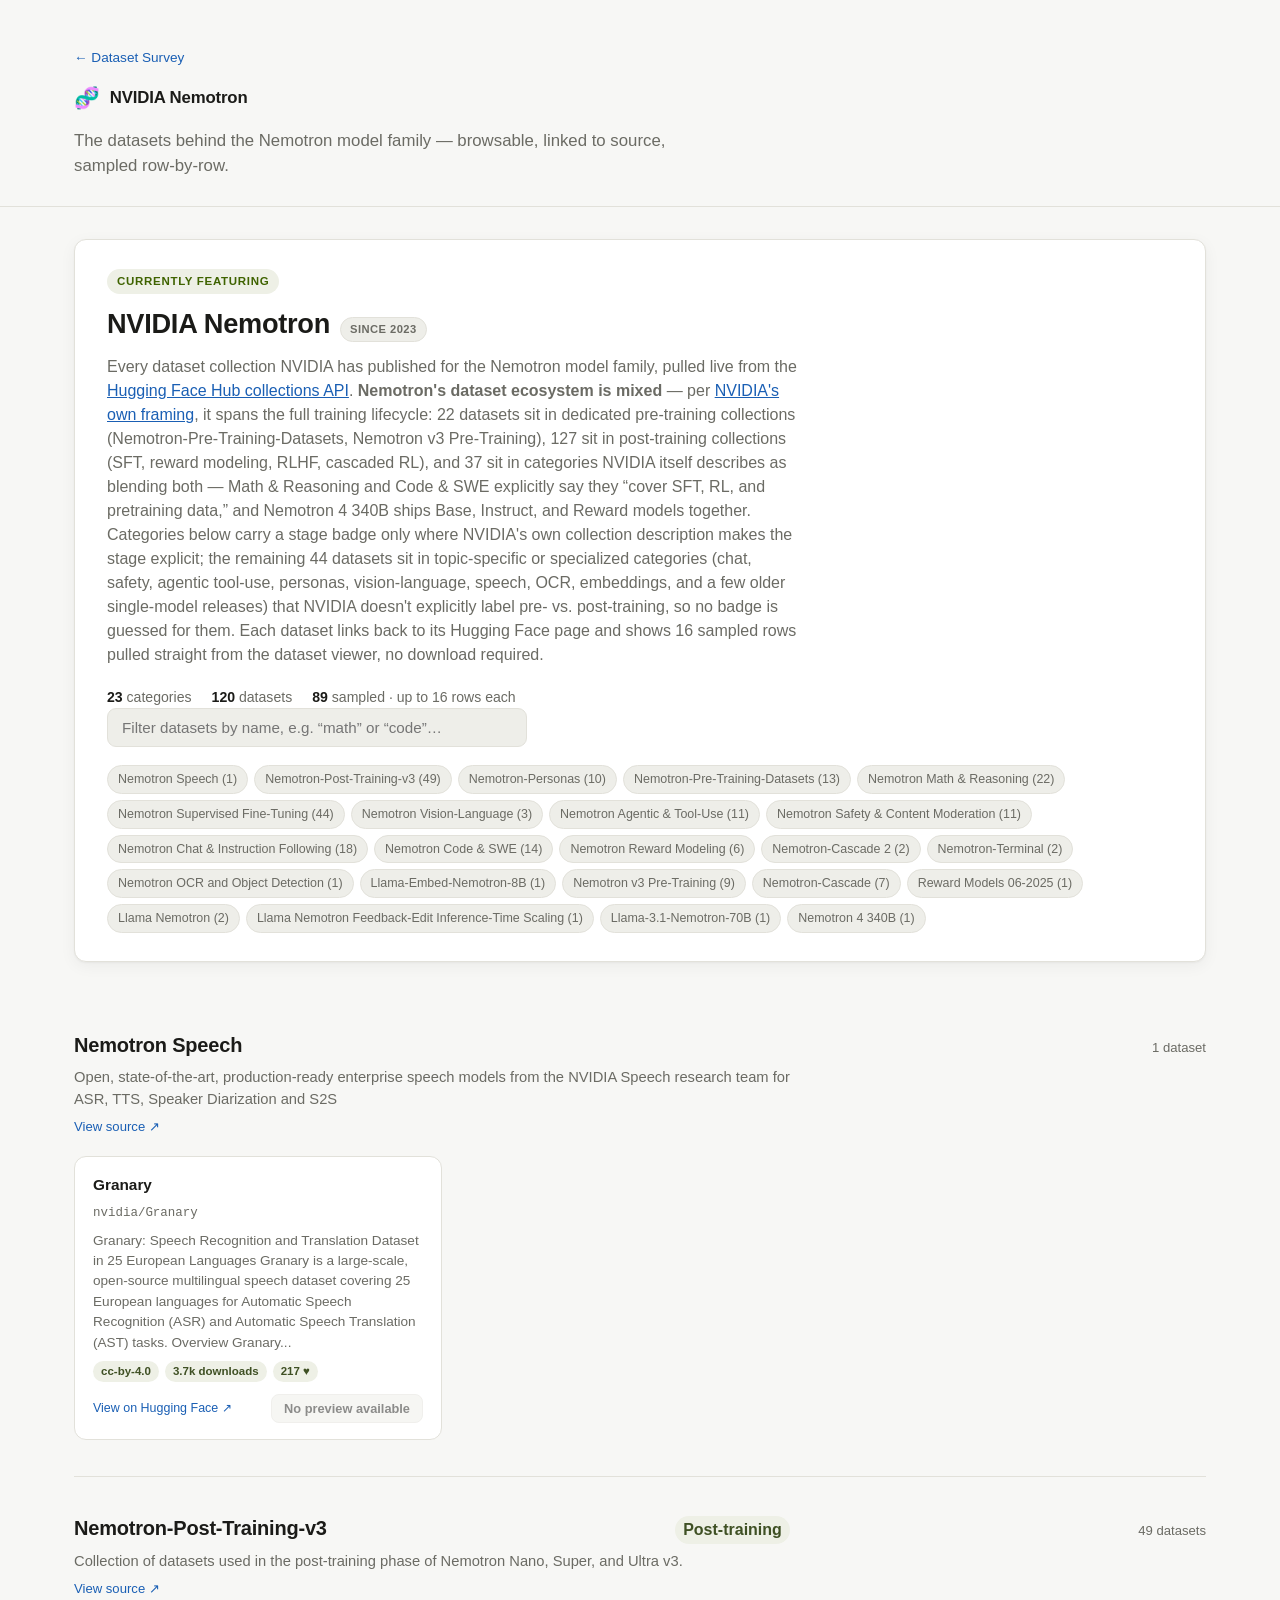
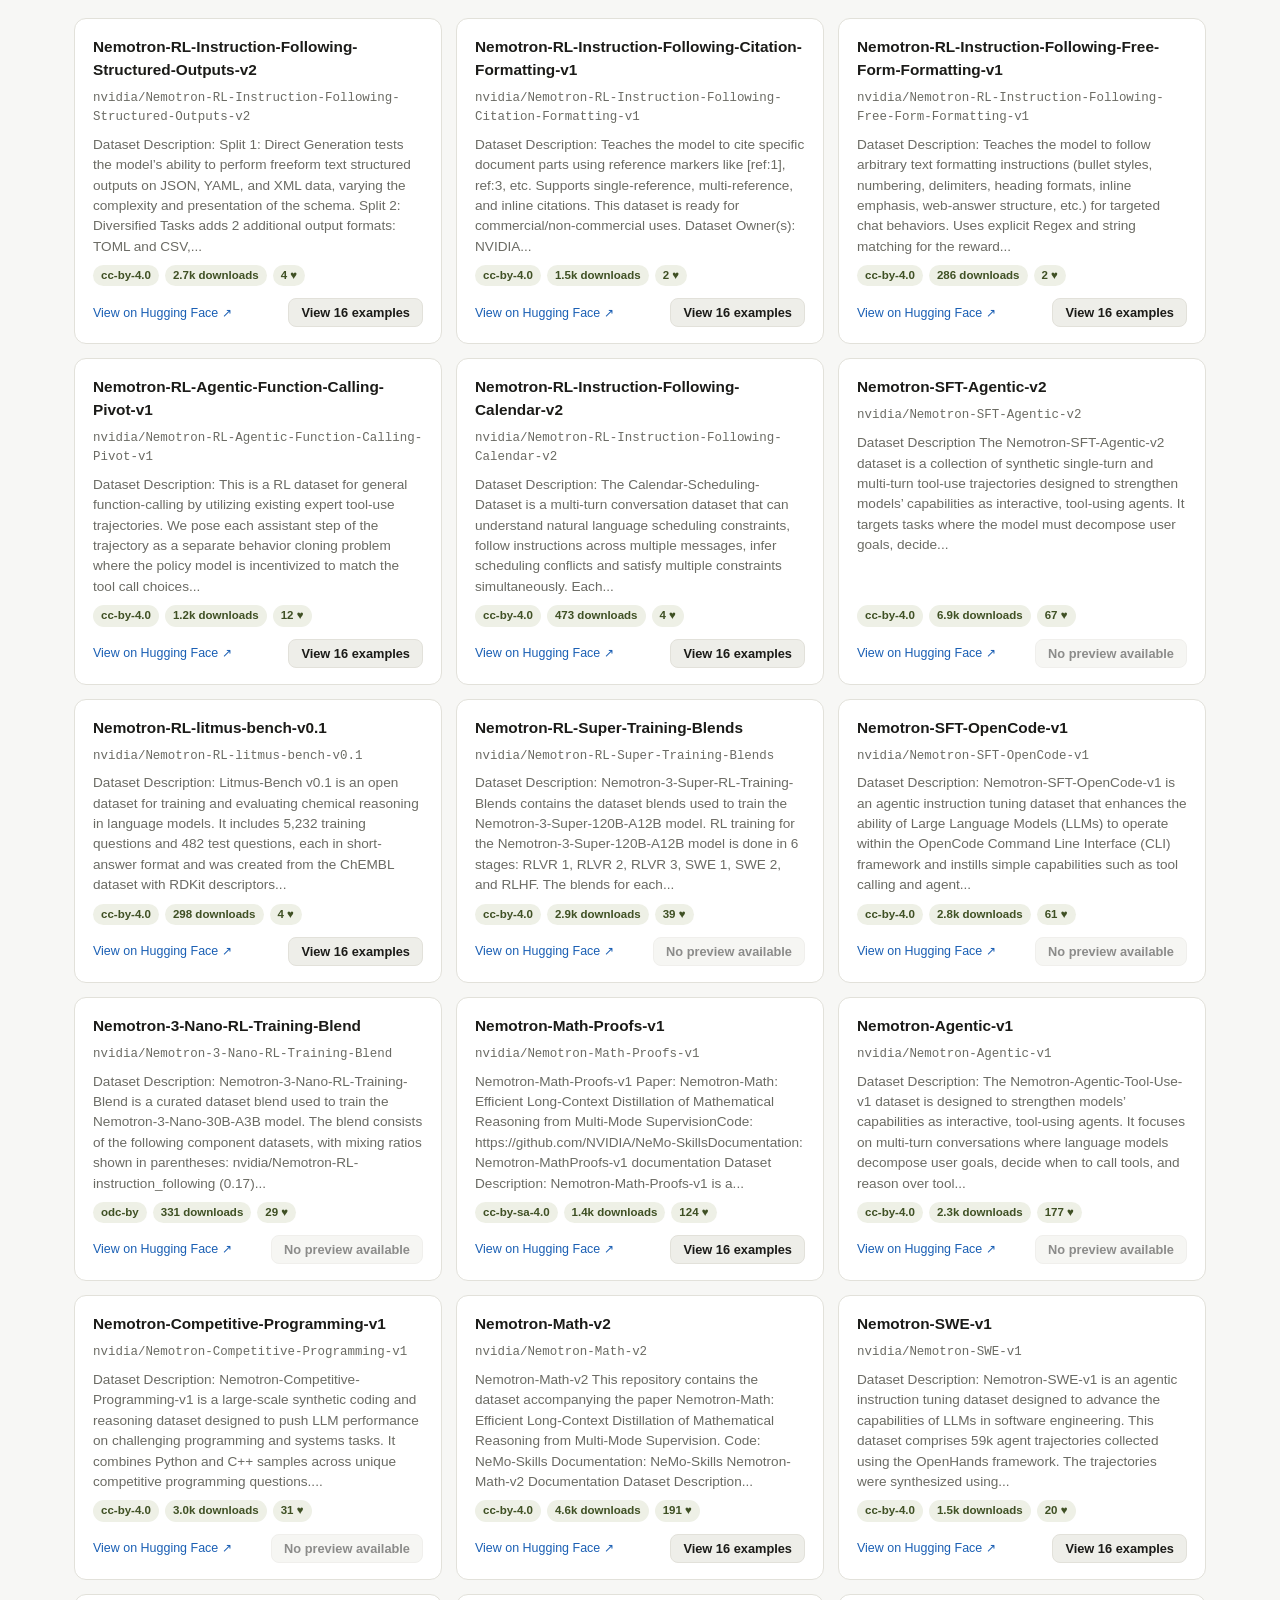
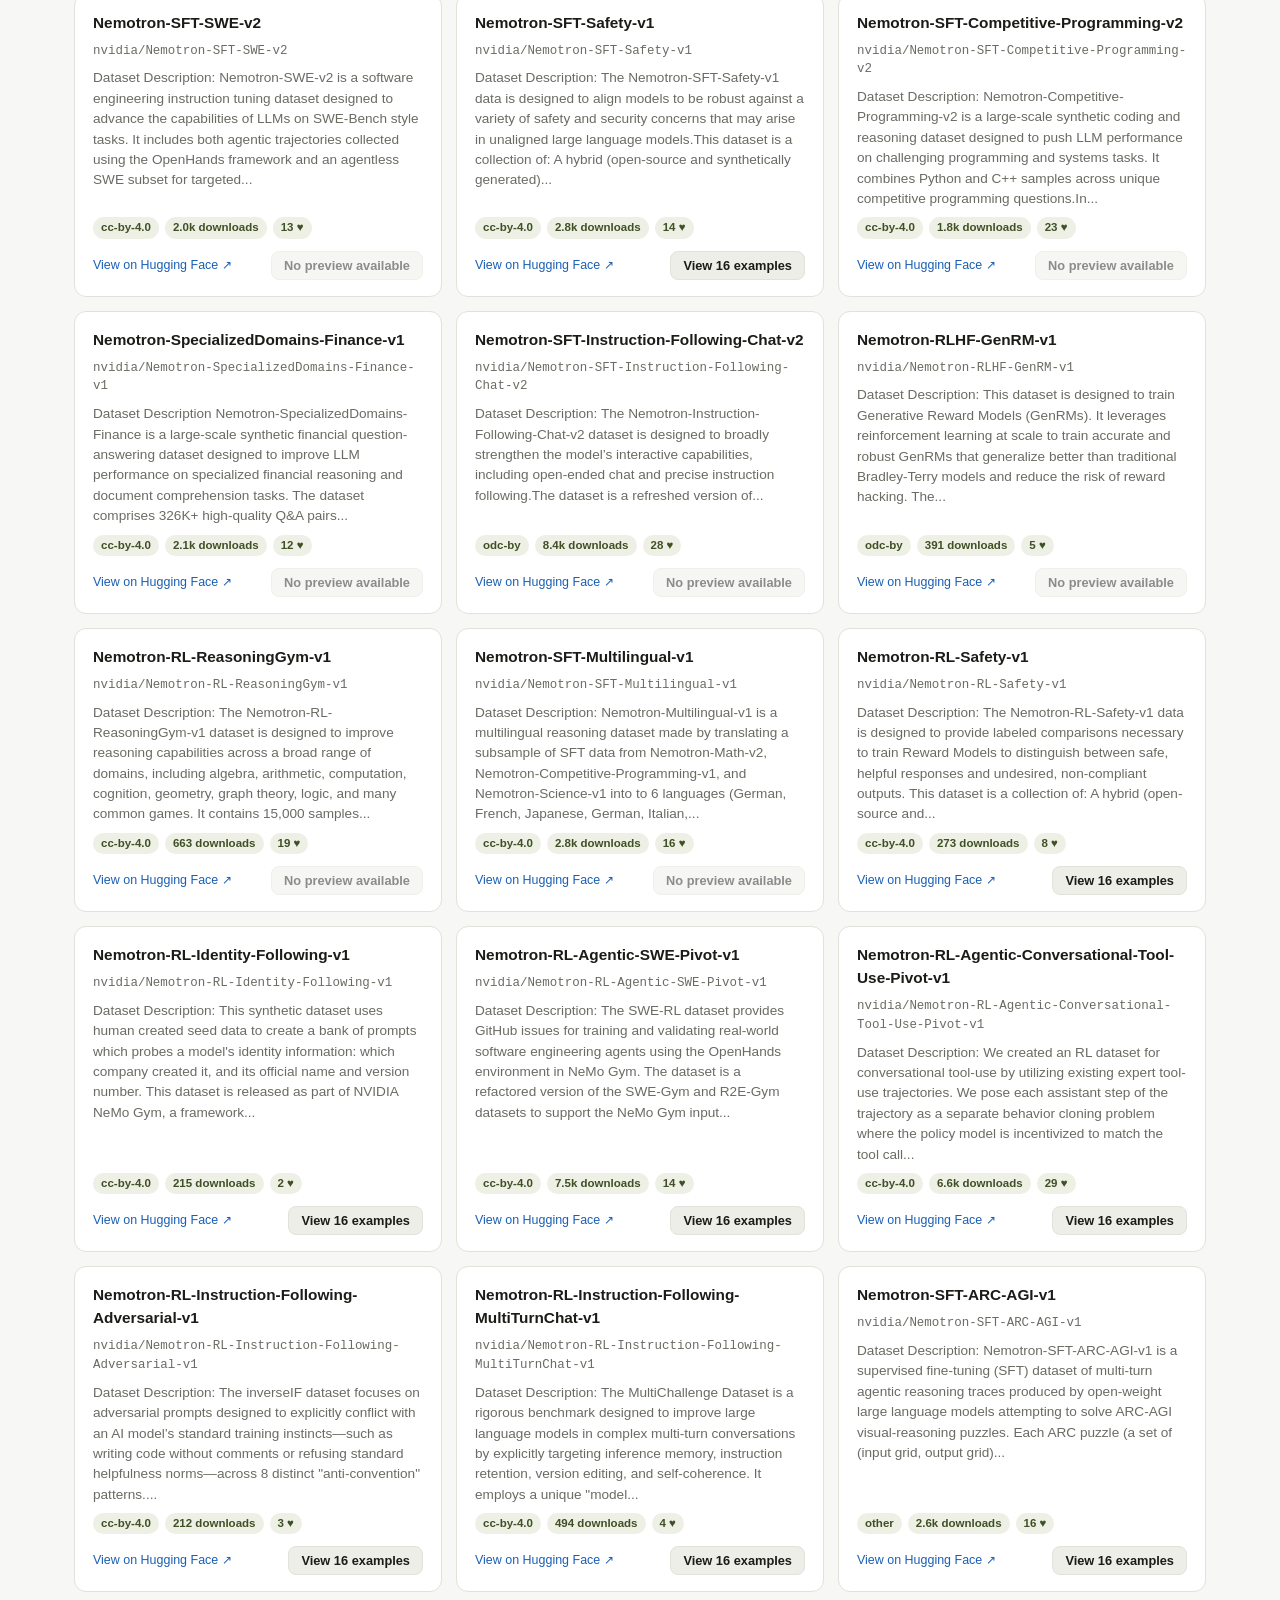
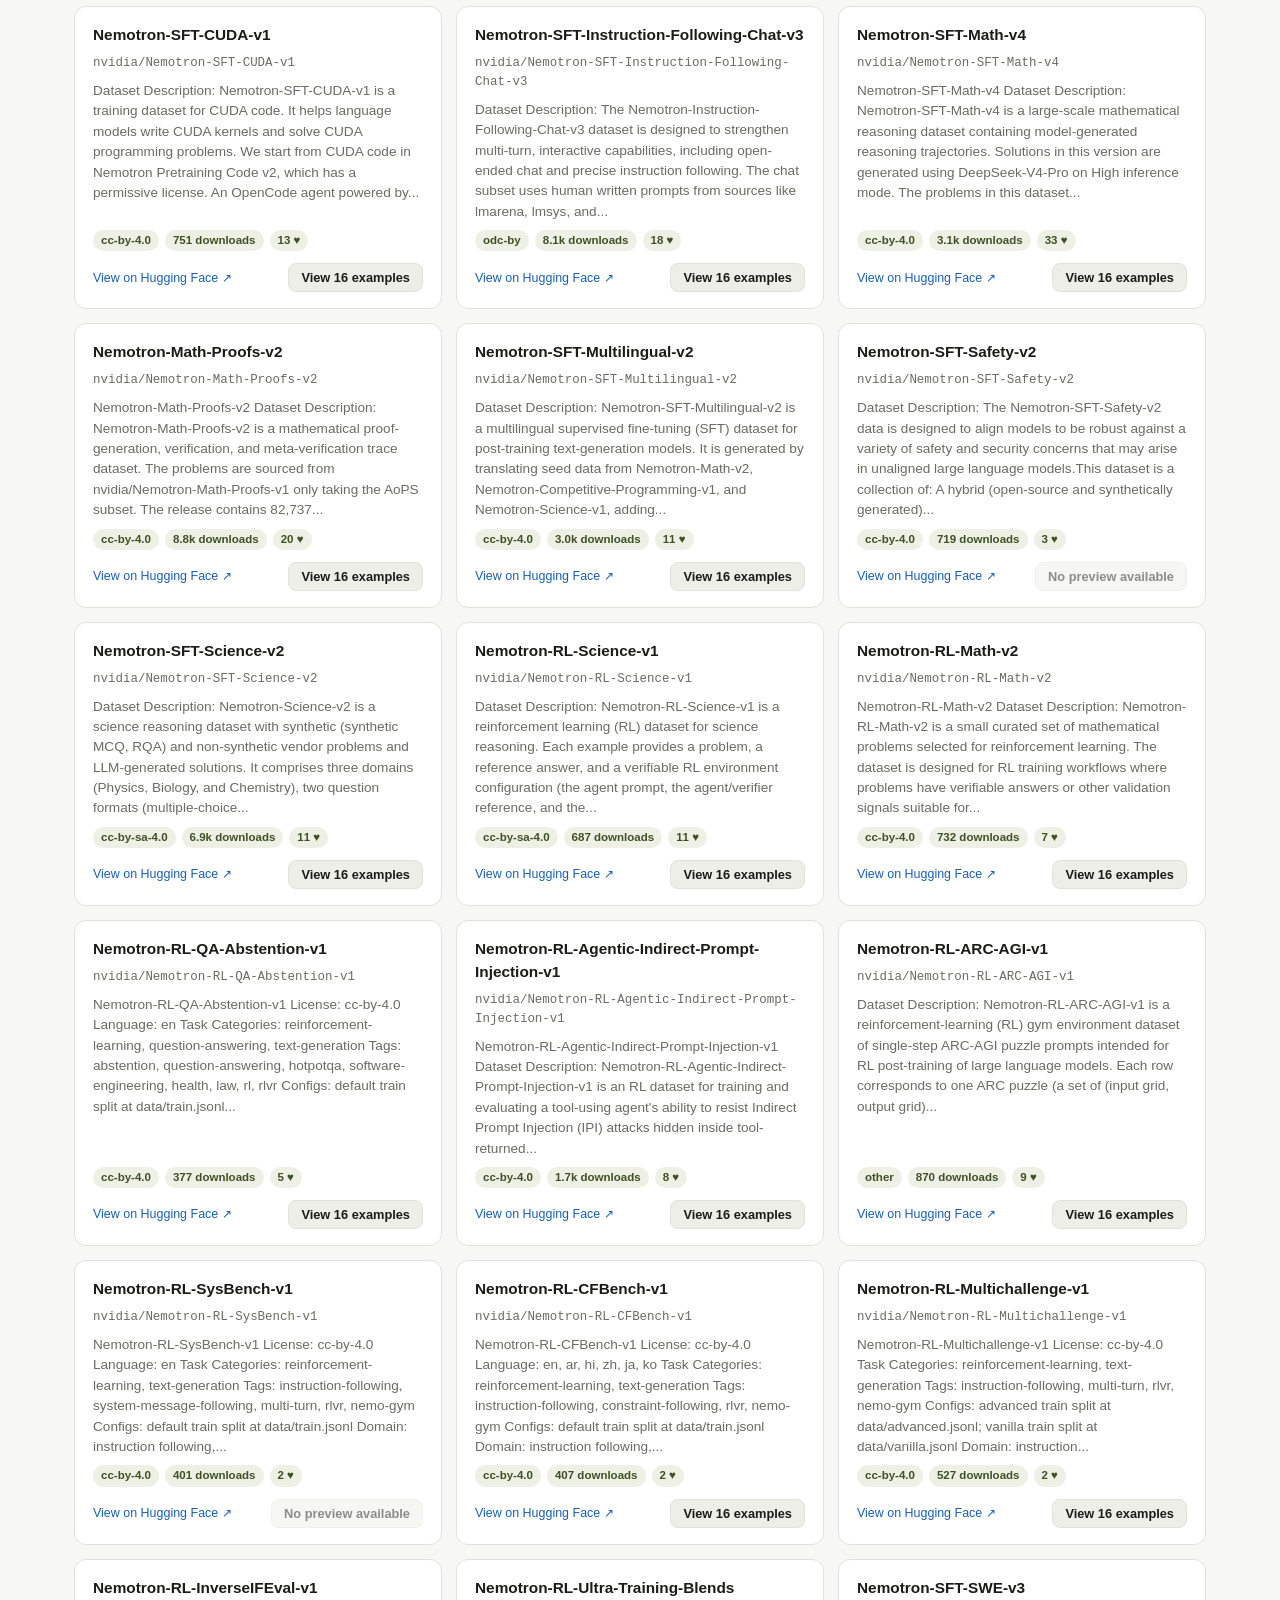
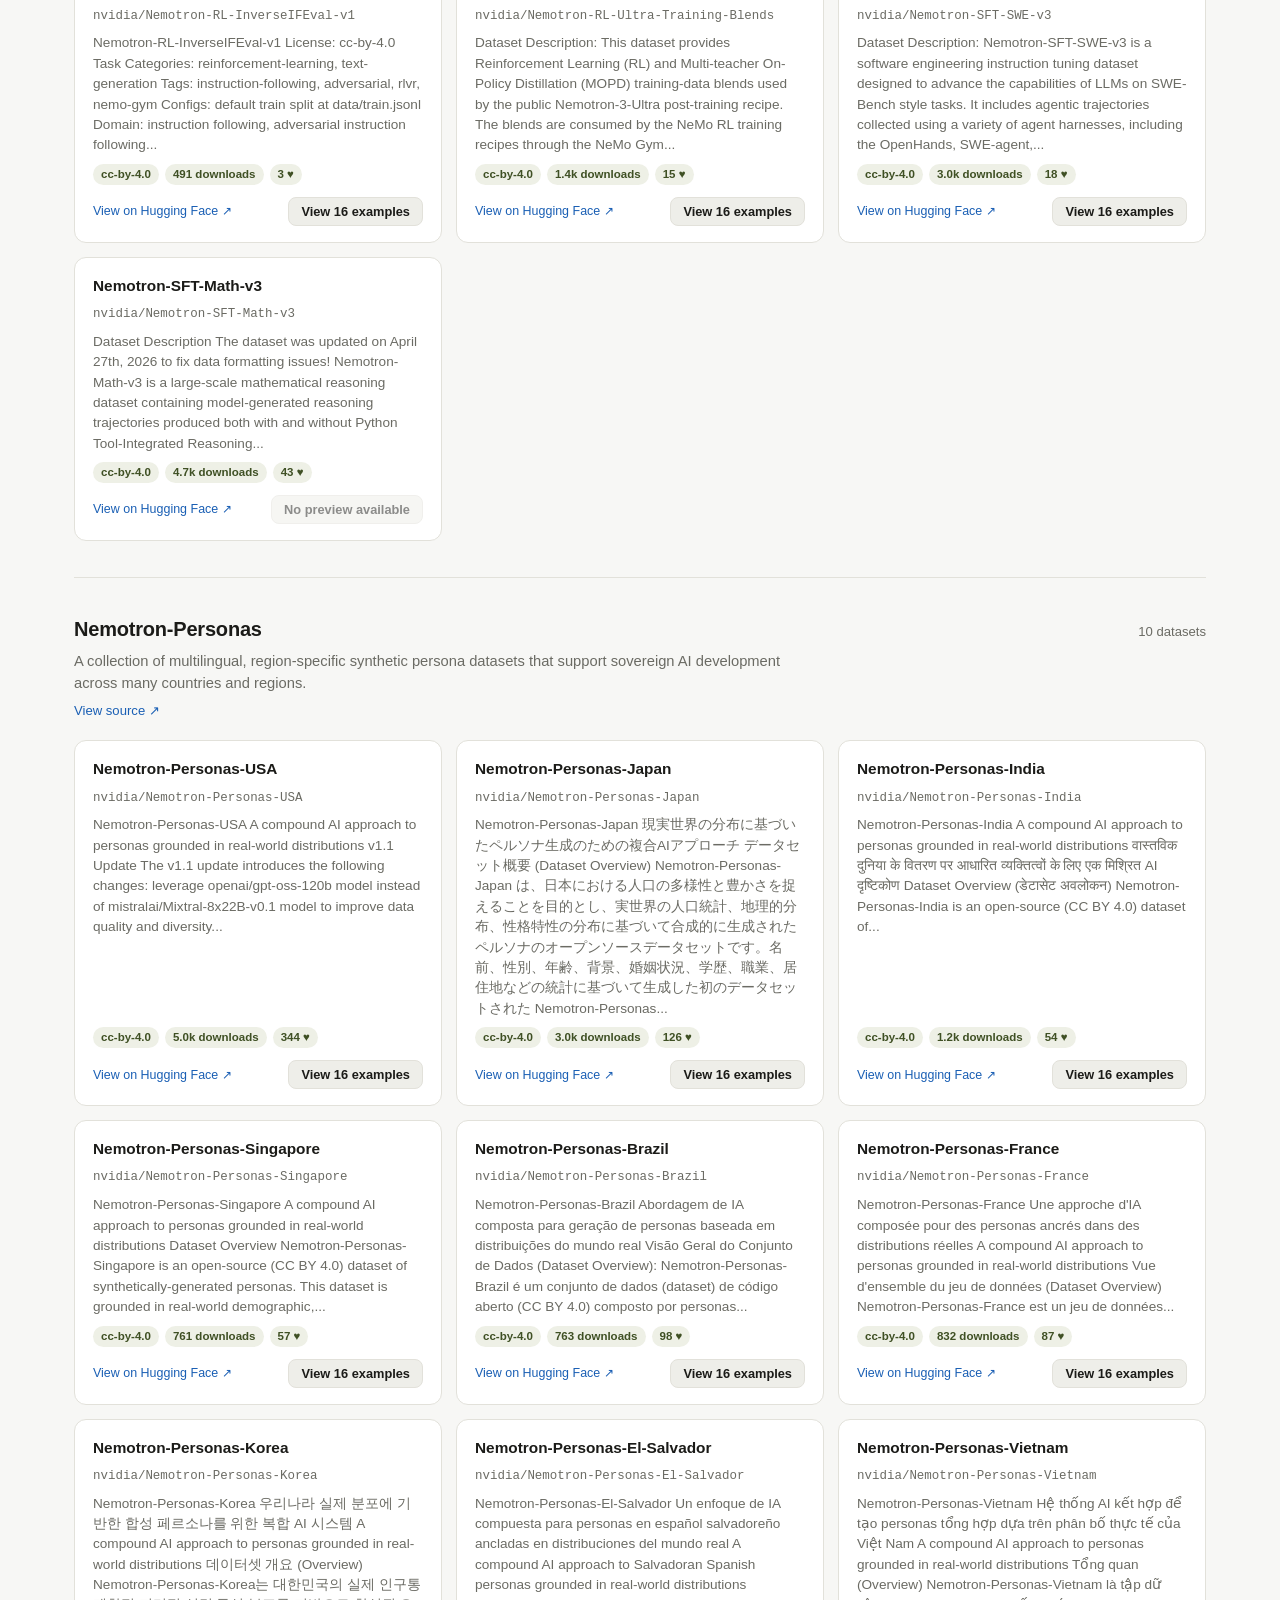
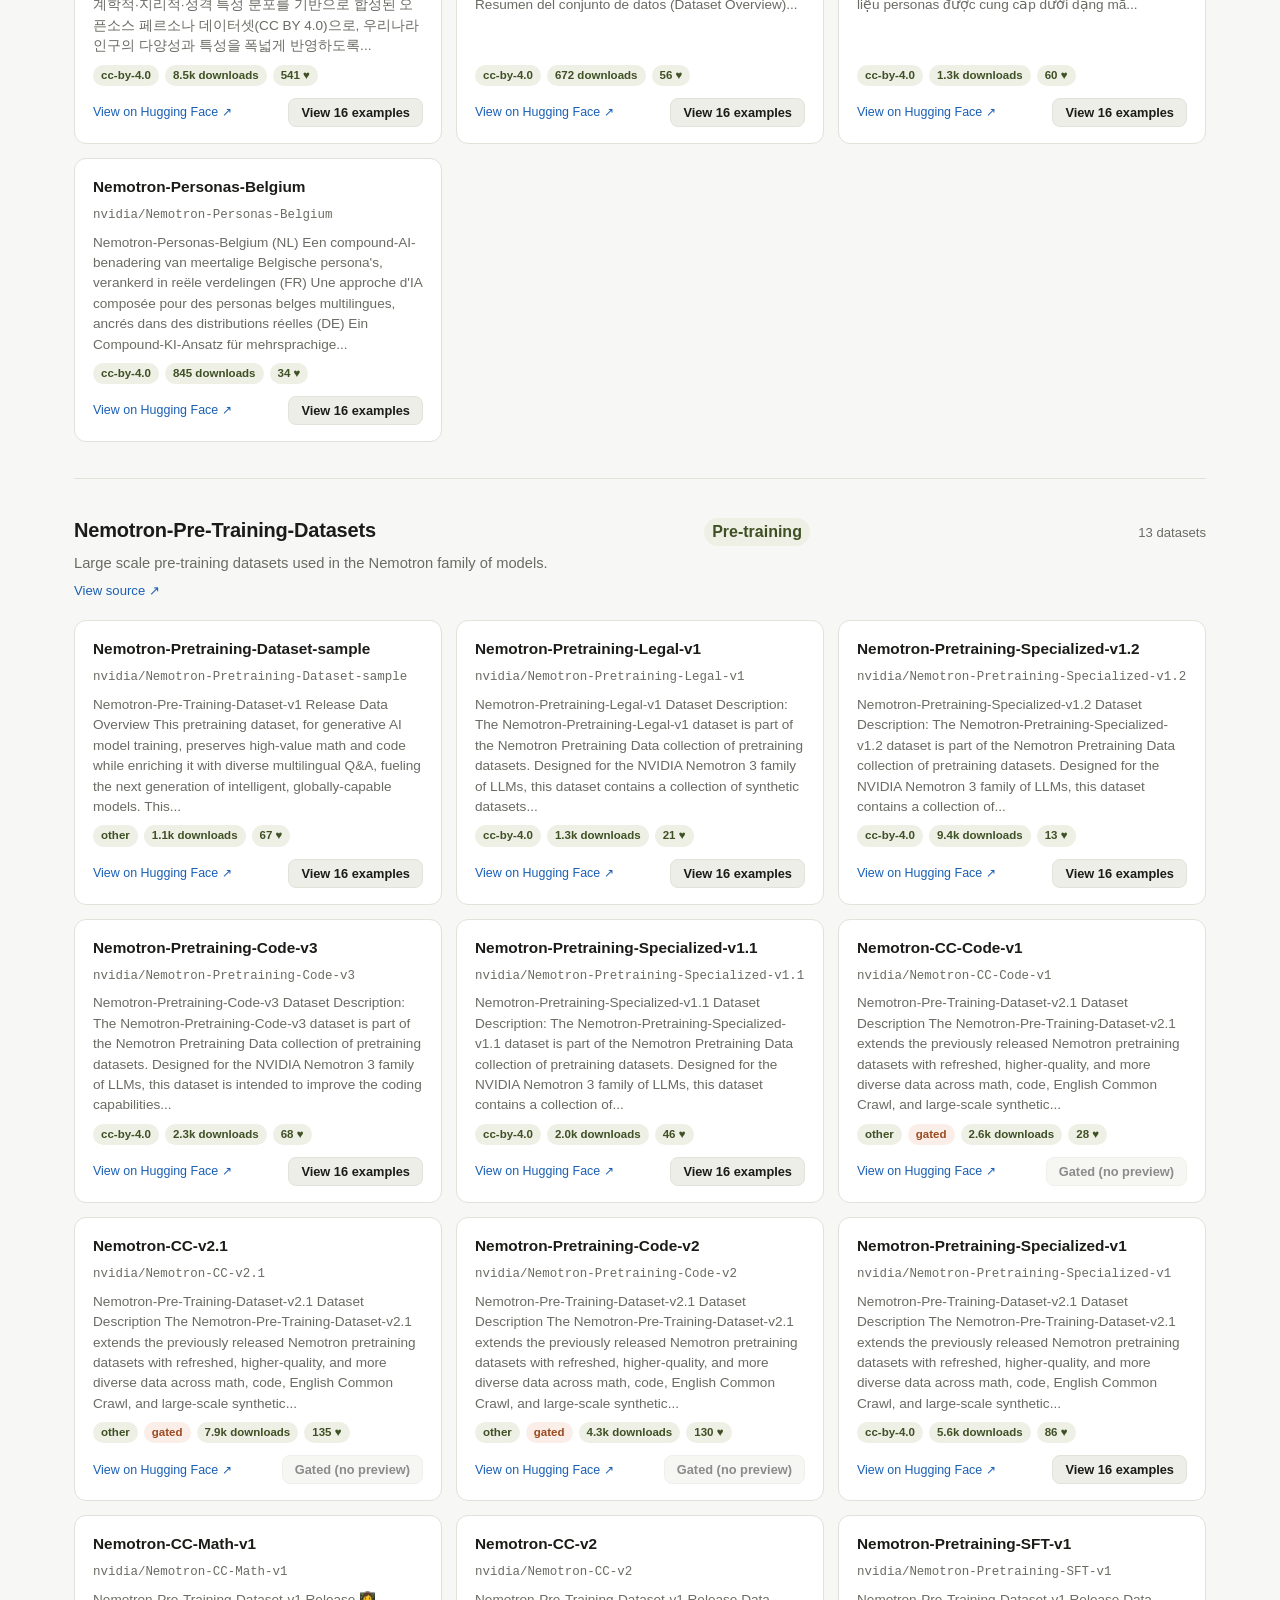
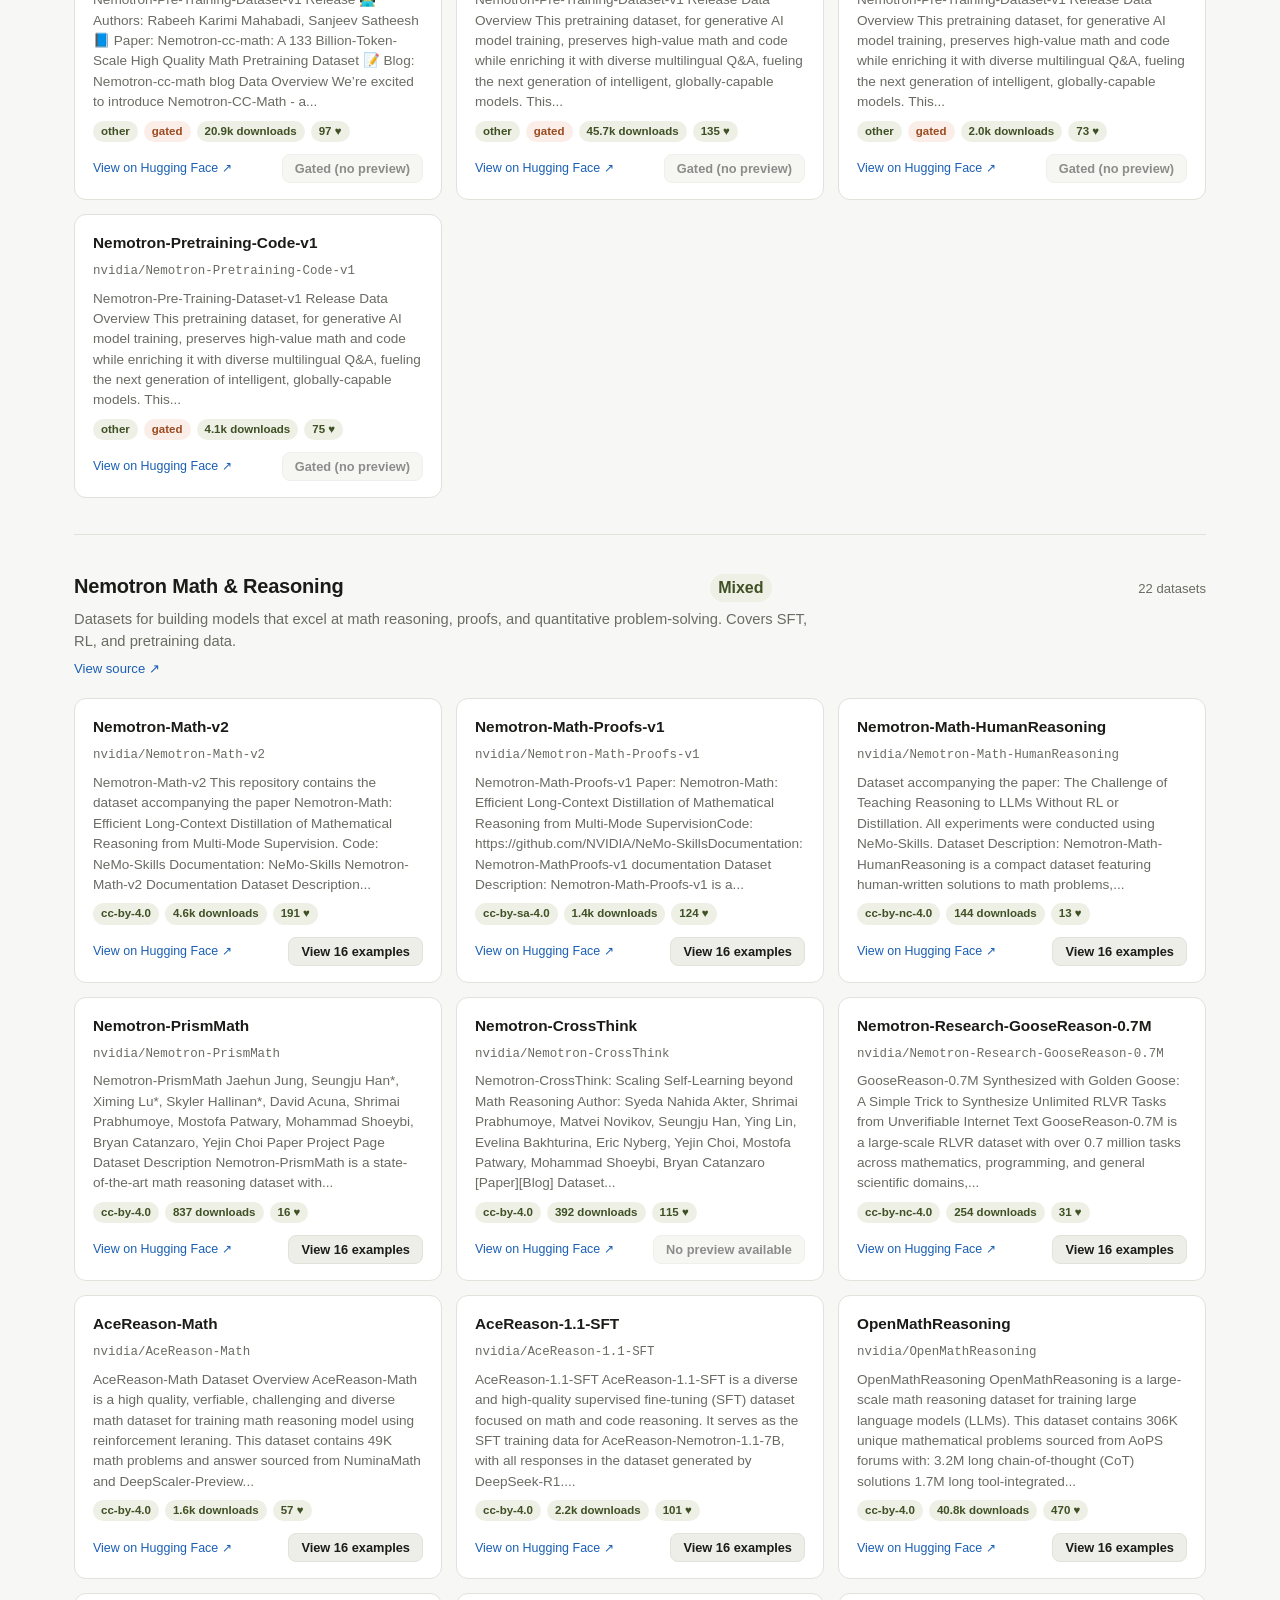
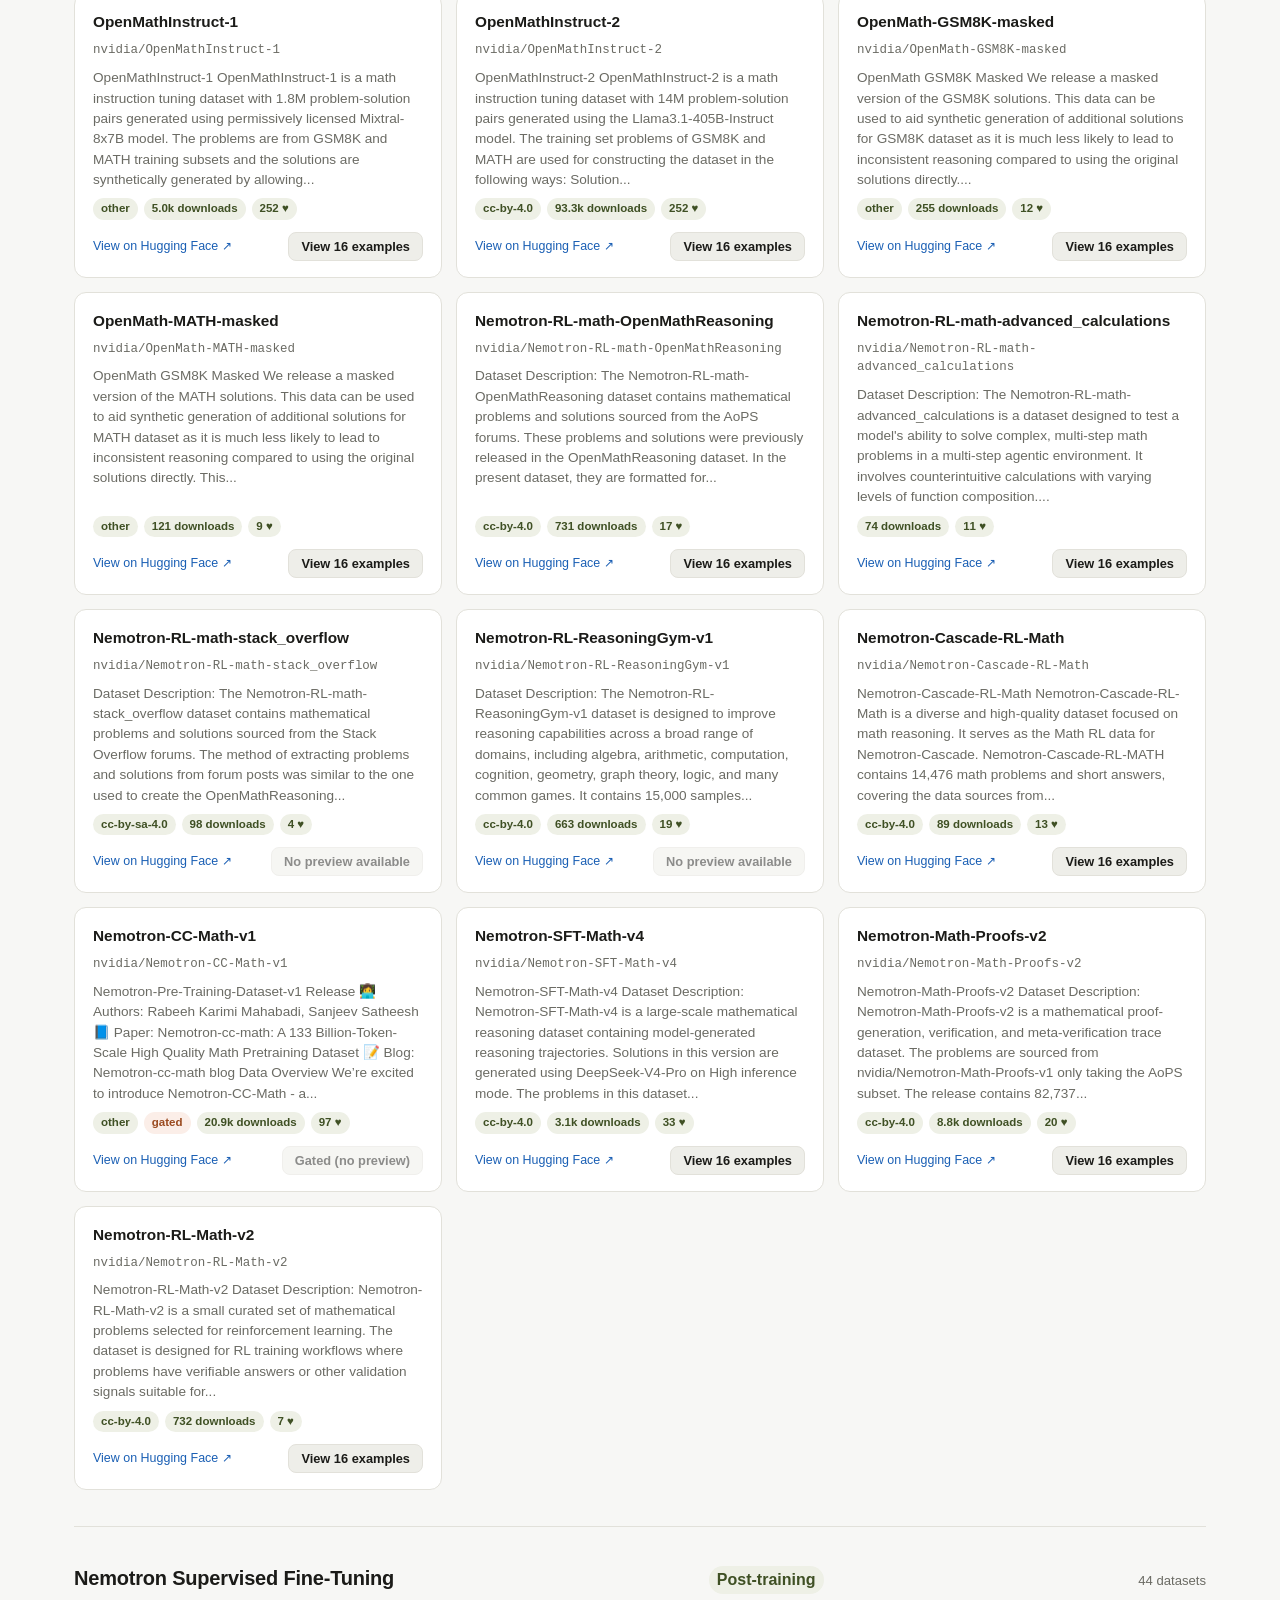
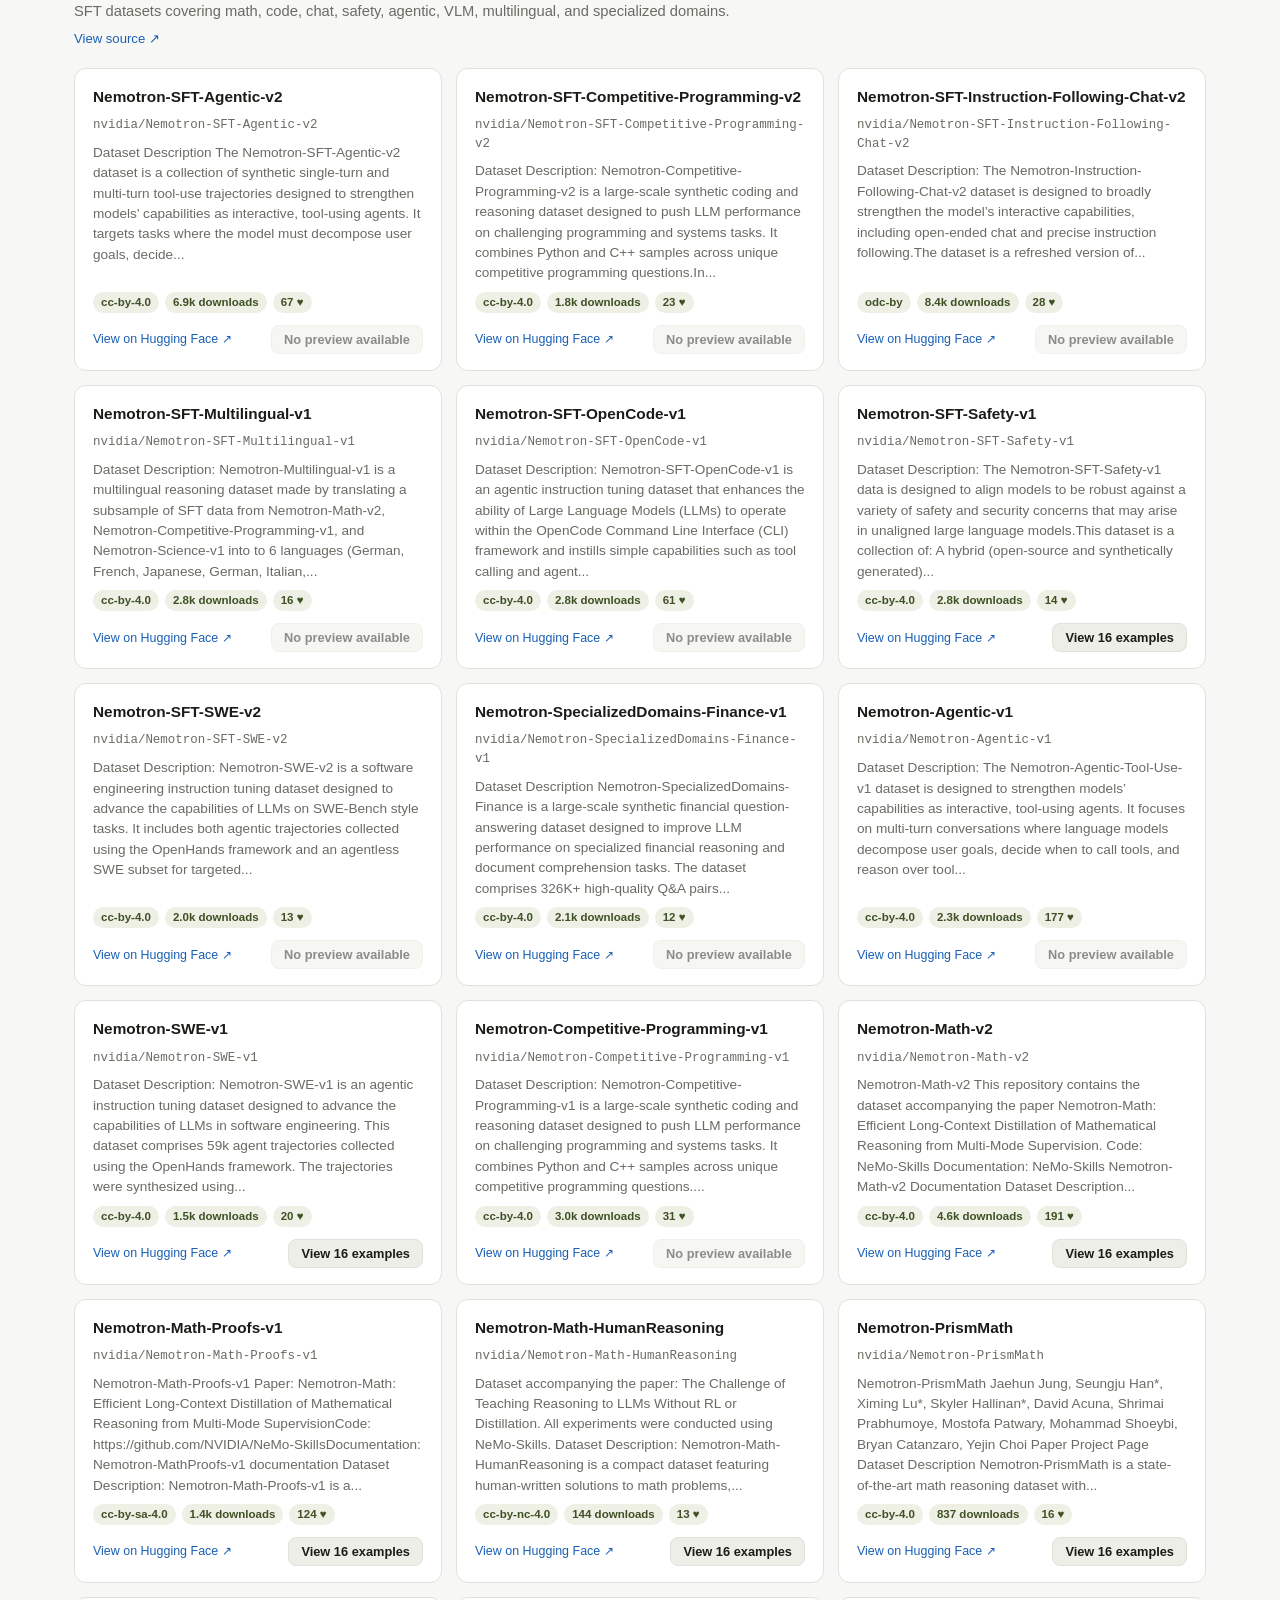
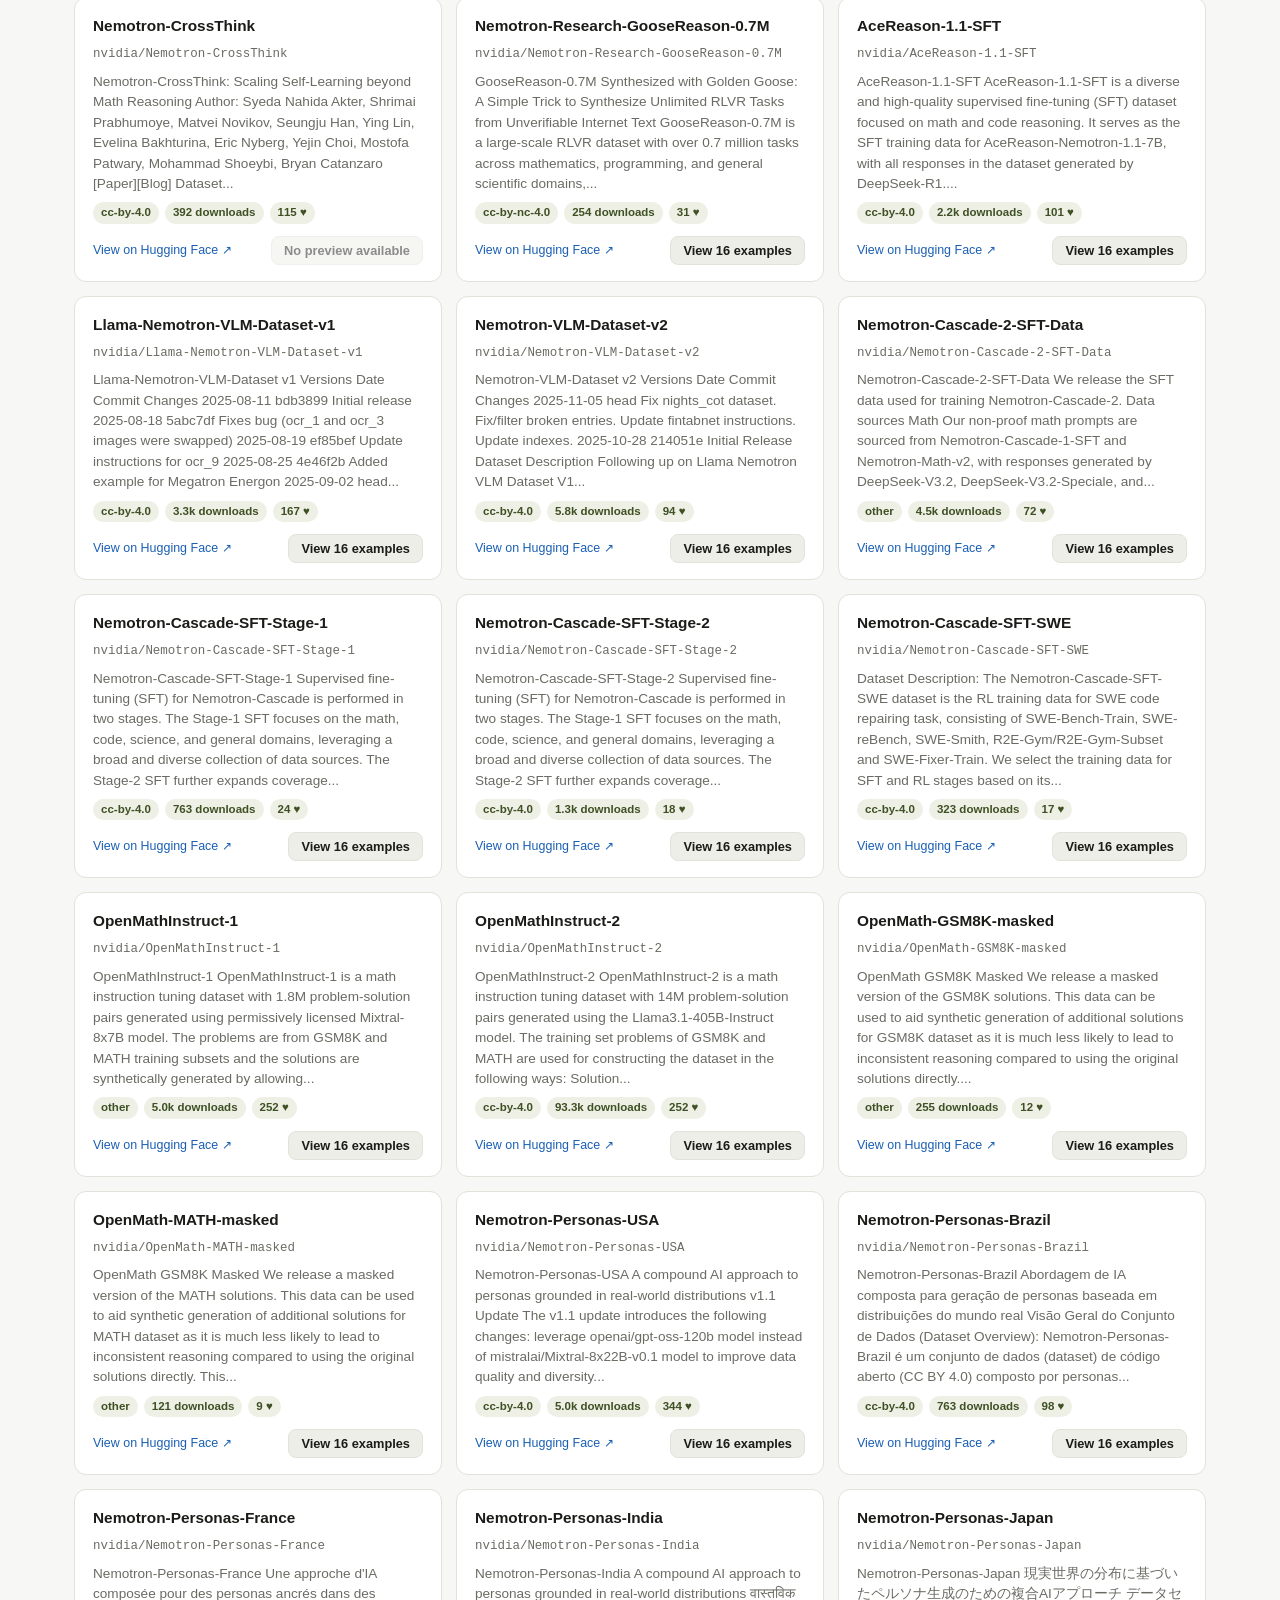
<file: datasets/nemotron/index.html>
<!doctype html>
<html lang="en">
<head>
  <meta charset="utf-8" />
  <meta name="viewport" content="width=device-width, initial-scale=1" />
  <title>NVIDIA Nemotron &middot; Dataset Survey</title>
  <meta name="description" content="Browse and sample the datasets NVIDIA has published for the Nemotron model family — a mix of pre-training and post-training data." />
  <link rel="icon" href="data:image/svg+xml,<svg xmlns=%22http://www.w3.org/2000/svg%22 viewBox=%220 0 100 100%22><text y=%22.9em%22 font-size=%2290%22>🧬</text></svg>" />
  <link rel="stylesheet" href="../style.css" />
</head>
<body>
  <header class="site-header">
    <div class="wrap">
      <p class="crumbs"><a href="../">&larr; Dataset Survey</a></p>
      <div class="brand">
        <span class="brand-mark">🧬</span>
        <span class="brand-name">NVIDIA Nemotron</span>
      </div>
      <p class="tagline">The datasets behind the Nemotron model family &mdash; browsable, linked to source, sampled row-by-row.</p>
    </div>
  </header>

  <main class="wrap">
    <section class="intro">
      <div class="intro-card">
        <div class="intro-badge">Currently featuring</div>
        <h1>NVIDIA Nemotron <span class="year-badge">since 2023</span></h1>
        <p id="intro-description"></p>
        <div class="stats" id="stats" aria-live="polite"></div>
        <div class="controls">
          <input id="search" type="search" placeholder="Filter datasets by name, e.g. &ldquo;math&rdquo; or &ldquo;code&rdquo;&hellip;" aria-label="Filter datasets" />
        </div>
        <nav id="category-nav" class="category-nav" aria-label="Jump to category"></nav>
      </div>
    </section>

    <section id="categories" class="categories"></section>
  </main>

  <footer class="site-footer">
    <div class="wrap">
      <p>Data pulled via the Hugging Face Hub API and the <a href="https://datasets-server.huggingface.co" target="_blank" rel="noopener">datasets-server rows API</a>. Sample rows belong to their original dataset authors and licenses &mdash; follow each dataset's link for full terms.</p>
    </div>
  </footer>

  <div id="modal-backdrop" class="modal-backdrop" hidden>
    <div id="modal" class="modal" role="dialog" aria-modal="true" aria-labelledby="modal-title">
      <div class="modal-header">
        <h2 id="modal-title"></h2>
        <button id="modal-close" class="icon-btn" aria-label="Close">✕</button>
      </div>
      <div id="modal-body" class="modal-body"></div>
    </div>
  </div>

  <script src="../shared.js"></script>
  <script>
    DatasetSurvey.init({
      manifestUrl: "../data/manifest.json",
      description: (m) => {
        const byStage = { "Pre-training": 0, "Post-training": 0, "Mixed": 0 };
        let unlabeled = 0;
        for (const c of m.categories) {
          const n = c.datasets.length;
          if (c.stage && byStage[c.stage] !== undefined) byStage[c.stage] += n;
          else unlabeled += n;
        }
        return `Every dataset collection NVIDIA has published for the Nemotron model family, pulled live from the
          <a href="https://huggingface.co/nvidia/collections?search=nemotron" target="_blank" rel="noopener">Hugging Face Hub collections API</a>.
          <strong>Nemotron's dataset ecosystem is mixed</strong> &mdash; per
          <a href="https://developer.nvidia.com/topics/ai/nemotron" target="_blank" rel="noopener">NVIDIA's own framing</a>, it spans
          the full training lifecycle: ${byStage["Pre-training"]} datasets sit in dedicated pre-training
          collections (Nemotron-Pre-Training-Datasets, Nemotron v3 Pre-Training), ${byStage["Post-training"]} sit
          in post-training collections (SFT, reward modeling, RLHF, cascaded RL), and ${byStage["Mixed"]} sit in
          categories NVIDIA itself describes as blending both &mdash; Math &amp; Reasoning and Code &amp; SWE
          explicitly say they &ldquo;cover SFT, RL, and pretraining data,&rdquo; and Nemotron 4 340B ships Base,
          Instruct, and Reward models together. Categories below carry a stage badge only where NVIDIA's own
          collection description makes the stage explicit; the remaining ${unlabeled} datasets sit in
          topic-specific or specialized categories (chat, safety, agentic tool-use, personas, vision-language,
          speech, OCR, embeddings, and a few older single-model releases) that NVIDIA doesn't explicitly label
          pre- vs. post-training, so no badge is guessed for them. Each dataset links back to its Hugging Face
          page and shows 16 sampled rows pulled straight from the dataset viewer, no download required.`;
      },
    });
  </script>
</body>
</html>
</file>
<file: style.css>
:root {
  --bg: #f7f7f5;
  --bg-elevated: #ffffff;
  --bg-sunken: #eeeee9;
  --text: #1b1b18;
  --text-muted: #6b6b64;
  --border: #e2e1da;
  --accent: #76b900;
  --accent-ink: #3f6300;
  --link: #1a5fb4;
  --code-bg: #f1f0ea;
  --shadow: 0 1px 2px rgba(20, 20, 15, 0.04), 0 4px 16px rgba(20, 20, 15, 0.05);
  --radius: 12px;
  --badge-bg: #eef0e6;
  --badge-text: #3f5024;
  --font: -apple-system, BlinkMacSystemFont, "Segoe UI", Inter, Roboto, Helvetica, Arial, sans-serif;
  --mono: ui-monospace, SFMono-Regular, "SF Mono", Menlo, Consolas, monospace;
}

@media (prefers-color-scheme: dark) {
  :root {
    --bg: #16171a;
    --bg-elevated: #1e2023;
    --bg-sunken: #131416;
    --text: #edeeec;
    --text-muted: #a2a5a1;
    --border: #2c2e32;
    --accent: #8fd63c;
    --accent-ink: #b6f06a;
    --link: #7db4f0;
    --code-bg: #131416;
    --shadow: 0 1px 2px rgba(0, 0, 0, 0.3), 0 4px 20px rgba(0, 0, 0, 0.35);
    --badge-bg: #23281c;
    --badge-text: #b6d98a;
  }
}

* { box-sizing: border-box; }
html { color-scheme: light dark; }

body {
  margin: 0;
  font-family: var(--font);
  background: var(--bg);
  color: var(--text);
  line-height: 1.5;
  -webkit-font-smoothing: antialiased;
}

.wrap {
  max-width: 1180px;
  margin: 0 auto;
  padding: 0 24px;
}

a { color: var(--link); }

/* Header */

.site-header {
  padding: 48px 0 28px;
  border-bottom: 1px solid var(--border);
}

.brand {
  display: flex;
  align-items: center;
  gap: 10px;
  font-weight: 700;
  font-size: 1.05rem;
  letter-spacing: -0.01em;
}

.brand a {
  color: inherit;
  text-decoration: none;
  display: flex;
  align-items: center;
  gap: 10px;
}

.brand-mark { font-size: 1.3rem; }

.tagline {
  margin: 14px 0 0;
  max-width: 640px;
  color: var(--text-muted);
  font-size: 1.05rem;
}

.crumbs {
  margin: 14px 0 0;
  font-size: 0.85rem;
  color: var(--text-muted);
}

.crumbs a { text-decoration: none; }

/* Survey hub grid */

.survey-grid {
  display: grid;
  grid-template-columns: repeat(auto-fit, minmax(320px, 1fr));
  gap: 20px;
  padding: 40px 0 60px;
}

.survey-card {
  display: block;
  background: var(--bg-elevated);
  border: 1px solid var(--border);
  border-radius: var(--radius);
  padding: 26px 28px;
  text-decoration: none;
  color: var(--text);
  box-shadow: var(--shadow);
  transition: border-color 0.15s ease;
}

.survey-card:hover { border-color: var(--accent); }

.survey-card-badge {
  display: inline-block;
  font-size: 0.72rem;
  font-weight: 700;
  text-transform: uppercase;
  letter-spacing: 0.06em;
  color: var(--accent-ink);
  background: var(--badge-bg);
  padding: 4px 10px;
  border-radius: 999px;
  margin-bottom: 12px;
}

.survey-card h2 {
  margin: 0 0 8px;
  font-size: 1.25rem;
  letter-spacing: -0.01em;
  display: flex;
  align-items: baseline;
  gap: 8px;
  flex-wrap: wrap;
}

.year-badge {
  font-size: 0.7rem;
  font-weight: 700;
  text-transform: uppercase;
  letter-spacing: 0.04em;
  color: var(--text-muted);
  background: var(--bg-sunken);
  border: 1px solid var(--border);
  padding: 3px 9px;
  border-radius: 999px;
}

.survey-card p {
  margin: 0 0 14px;
  color: var(--text-muted);
  font-size: 0.92rem;
}

.survey-card .cta {
  font-size: 0.85rem;
  font-weight: 600;
  color: var(--link);
}

/* Data table (training survey etc.) */

.table-scroll {
  overflow-x: auto;
  border: 1px solid var(--border);
  border-radius: var(--radius);
  background: var(--bg-elevated);
  box-shadow: var(--shadow);
  margin: 24px 0 40px;
}

table.data-table {
  border-collapse: collapse;
  width: 100%;
  min-width: 980px;
  font-size: 0.86rem;
}

table.data-table th,
table.data-table td {
  padding: 12px 16px;
  text-align: left;
  border-bottom: 1px solid var(--border);
  vertical-align: top;
}

table.data-table th {
  background: var(--bg-sunken);
  font-size: 0.72rem;
  text-transform: uppercase;
  letter-spacing: 0.04em;
  color: var(--text-muted);
  font-weight: 700;
  white-space: nowrap;
  position: sticky;
  top: 0;
}

table.data-table tr:last-child td { border-bottom: none; }
table.data-table tr:hover td { background: var(--bg-sunken); }

table.data-table td.model-name { font-weight: 650; white-space: nowrap; }
table.data-table td.model-name a { text-decoration: none; color: var(--text); }
table.data-table td.model-name a:hover { color: var(--link); }

table.data-table td.mono {
  font-family: var(--mono);
  font-size: 0.8rem;
  max-width: 250px;
}

table.data-table .cell-note {
  display: block;
  color: var(--text-muted);
  font-size: 0.76rem;
  margin-top: 2px;
  white-space: normal;
}

.footnote {
  font-size: 0.82rem;
  color: var(--text-muted);
  max-width: 90ch;
}

.footnote code { font-family: var(--mono); background: var(--code-bg); padding: 1px 5px; border-radius: 4px; }

.page-section { padding: 8px 0 8px; }

.page-section h1 {
  font-size: 1.5rem;
  letter-spacing: -0.01em;
  margin: 32px 0 8px;
}

.page-section > .lede {
  color: var(--text-muted);
  max-width: 80ch;
  margin: 0 0 4px;
}

/* Footer */

.site-footer {
  border-top: 1px solid var(--border);
  padding: 24px 0 48px;
  color: var(--text-muted);
  font-size: 0.8rem;
}

.site-footer a { color: var(--text-muted); }
.site-footer p { margin: 4px 0; }
</file>
<file: datasets/style.css>
:root {
  --bg: #f7f7f5;
  --bg-elevated: #ffffff;
  --bg-sunken: #eeeee9;
  --text: #1b1b18;
  --text-muted: #6b6b64;
  --border: #e2e1da;
  --accent: #76b900; /* nvidia green, used sparingly */
  --accent-ink: #3f6300;
  --link: #1a5fb4;
  --code-bg: #f1f0ea;
  --shadow: 0 1px 2px rgba(20, 20, 15, 0.04), 0 4px 16px rgba(20, 20, 15, 0.05);
  --radius: 12px;
  --badge-bg: #eef0e6;
  --badge-text: #3f5024;
  --gated-bg: #fbeee8;
  --gated-text: #9a4a1f;
  --font: -apple-system, BlinkMacSystemFont, "Segoe UI", Inter, Roboto, Helvetica, Arial, sans-serif;
  --mono: ui-monospace, SFMono-Regular, "SF Mono", Menlo, Consolas, monospace;
}

@media (prefers-color-scheme: dark) {
  :root {
    --bg: #16171a;
    --bg-elevated: #1e2023;
    --bg-sunken: #131416;
    --text: #edeeec;
    --text-muted: #a2a5a1;
    --border: #2c2e32;
    --accent: #8fd63c;
    --accent-ink: #b6f06a;
    --link: #7db4f0;
    --code-bg: #131416;
    --shadow: 0 1px 2px rgba(0, 0, 0, 0.3), 0 4px 20px rgba(0, 0, 0, 0.35);
    --badge-bg: #23281c;
    --badge-text: #b6d98a;
    --gated-bg: #2c2019;
    --gated-text: #e0a17a;
  }
}

* { box-sizing: border-box; }

html { color-scheme: light dark; }

body {
  margin: 0;
  font-family: var(--font);
  background: var(--bg);
  color: var(--text);
  line-height: 1.5;
  -webkit-font-smoothing: antialiased;
}

.wrap {
  max-width: 1180px;
  margin: 0 auto;
  padding: 0 24px;
}

a { color: var(--link); }

/* Header */

.site-header {
  padding: 48px 0 28px;
  border-bottom: 1px solid var(--border);
}

.crumbs {
  margin: 0 0 14px;
  font-size: 0.85rem;
  color: var(--text-muted);
}

.crumbs a { text-decoration: none; }

.brand {
  display: flex;
  align-items: center;
  gap: 10px;
  font-weight: 700;
  font-size: 1.05rem;
  letter-spacing: -0.01em;
}

.brand-mark { font-size: 1.3rem; }

.tagline {
  margin: 14px 0 0;
  max-width: 640px;
  color: var(--text-muted);
  font-size: 1.05rem;
}

.stats {
  margin-top: 18px;
  display: flex;
  gap: 20px;
  flex-wrap: wrap;
  font-size: 0.88rem;
  color: var(--text-muted);
}

.stats strong { color: var(--text); font-weight: 650; }

/* Intro card */

.intro { padding: 32px 0 8px; }

.intro-card {
  background: var(--bg-elevated);
  border: 1px solid var(--border);
  border-radius: var(--radius);
  padding: 28px 32px;
  box-shadow: var(--shadow);
}

.intro-badge {
  display: inline-block;
  font-size: 0.72rem;
  font-weight: 700;
  text-transform: uppercase;
  letter-spacing: 0.06em;
  color: var(--accent-ink);
  background: var(--badge-bg);
  padding: 4px 10px;
  border-radius: 999px;
  margin-bottom: 10px;
}

.intro-card h1 {
  margin: 0 0 10px;
  font-size: 1.7rem;
  letter-spacing: -0.01em;
  display: flex;
  align-items: baseline;
  gap: 10px;
  flex-wrap: wrap;
}

.year-badge {
  font-size: 0.7rem;
  font-weight: 700;
  text-transform: uppercase;
  letter-spacing: 0.04em;
  color: var(--text-muted);
  background: var(--bg-sunken);
  border: 1px solid var(--border);
  padding: 3px 9px;
  border-radius: 999px;
}

.intro-card p {
  margin: 0 0 20px;
  color: var(--text-muted);
  max-width: 78ch;
}

.controls { margin-bottom: 18px; }

#search {
  width: 100%;
  max-width: 420px;
  padding: 10px 14px;
  border-radius: 9px;
  border: 1px solid var(--border);
  background: var(--bg-sunken);
  color: var(--text);
  font-size: 0.95rem;
}

#search:focus {
  outline: 2px solid var(--accent);
  outline-offset: 1px;
}

.category-nav {
  display: flex;
  flex-wrap: wrap;
  gap: 6px;
}

.category-nav a {
  font-size: 0.78rem;
  color: var(--text-muted);
  text-decoration: none;
  background: var(--bg-sunken);
  border: 1px solid var(--border);
  padding: 4px 10px;
  border-radius: 999px;
}

.category-nav a:hover { color: var(--text); border-color: var(--accent); }

/* Categories */

.categories { padding: 24px 0 60px; }

.category {
  padding: 36px 0;
  border-bottom: 1px solid var(--border);
  scroll-margin-top: 20px;
}

.category:last-child { border-bottom: none; }

.category-head {
  display: flex;
  align-items: baseline;
  justify-content: space-between;
  gap: 16px;
  flex-wrap: wrap;
  margin-bottom: 6px;
}

.category-head h2 {
  margin: 0;
  font-size: 1.25rem;
  letter-spacing: -0.01em;
}

.category-count {
  font-size: 0.82rem;
  color: var(--text-muted);
  white-space: nowrap;
}

.category-desc {
  margin: 6px 0 4px;
  color: var(--text-muted);
  font-size: 0.92rem;
  max-width: 90ch;
}

.category-link {
  font-size: 0.82rem;
  text-decoration: none;
}

.dataset-grid {
  margin-top: 18px;
  display: grid;
  grid-template-columns: repeat(auto-fill, minmax(280px, 1fr));
  gap: 14px;
}

.dataset-card {
  background: var(--bg-elevated);
  border: 1px solid var(--border);
  border-radius: var(--radius);
  padding: 16px 18px;
  display: flex;
  flex-direction: column;
  gap: 8px;
}

.dataset-card-title {
  font-weight: 650;
  font-size: 0.96rem;
  word-break: break-word;
}

.dataset-card-title a { text-decoration: none; color: var(--text); }
.dataset-card-title a:hover { color: var(--link); }

.dataset-owner {
  font-size: 0.78rem;
  color: var(--text-muted);
  font-family: var(--mono);
}

.dataset-desc {
  font-size: 0.85rem;
  color: var(--text-muted);
  flex-grow: 1;
}

.badges {
  display: flex;
  flex-wrap: wrap;
  gap: 6px;
  font-size: 0.72rem;
}

.badge {
  background: var(--badge-bg);
  color: var(--badge-text);
  padding: 2px 8px;
  border-radius: 999px;
  font-weight: 600;
  white-space: nowrap;
}

.badge.gated { background: var(--gated-bg); color: var(--gated-text); }

.card-actions {
  display: flex;
  justify-content: space-between;
  align-items: center;
  margin-top: 4px;
}

.card-actions a {
  font-size: 0.78rem;
  text-decoration: none;
}

.view-samples-btn {
  font-size: 0.8rem;
  font-weight: 600;
  padding: 6px 12px;
  border-radius: 8px;
  border: 1px solid var(--border);
  background: var(--bg-sunken);
  color: var(--text);
  cursor: pointer;
}

.view-samples-btn:hover { border-color: var(--accent); }
.view-samples-btn:disabled { opacity: 0.5; cursor: not-allowed; }

/* Footer */

.site-footer {
  border-top: 1px solid var(--border);
  padding: 24px 0 48px;
  color: var(--text-muted);
  font-size: 0.8rem;
}

.site-footer p { margin: 4px 0; }

/* Modal */

.modal-backdrop {
  position: fixed;
  inset: 0;
  background: rgba(10, 10, 8, 0.55);
  display: flex;
  align-items: flex-start;
  justify-content: center;
  padding: 40px 16px;
  z-index: 50;
  overflow-y: auto;
}

.modal-backdrop[hidden] { display: none; }

.modal {
  background: var(--bg-elevated);
  border-radius: var(--radius);
  max-width: 880px;
  width: 100%;
  box-shadow: var(--shadow);
  border: 1px solid var(--border);
}

.modal-header {
  display: flex;
  align-items: center;
  justify-content: space-between;
  padding: 18px 22px;
  border-bottom: 1px solid var(--border);
  position: sticky;
  top: 0;
  background: var(--bg-elevated);
  border-radius: var(--radius) var(--radius) 0 0;
}

.modal-header h2 {
  margin: 0;
  font-size: 1.02rem;
  font-family: var(--mono);
  word-break: break-word;
}

.icon-btn {
  background: none;
  border: none;
  font-size: 1.1rem;
  color: var(--text-muted);
  cursor: pointer;
  padding: 4px 8px;
  border-radius: 6px;
}

.icon-btn:hover { background: var(--bg-sunken); color: var(--text); }

.modal-body {
  padding: 20px 22px 26px;
  max-height: 72vh;
  overflow-y: auto;
}

.modal-meta {
  font-size: 0.82rem;
  color: var(--text-muted);
  margin-bottom: 16px;
}

.example {
  border: 1px solid var(--border);
  border-radius: 10px;
  margin-bottom: 12px;
  overflow: hidden;
}

.example-head {
  background: var(--bg-sunken);
  padding: 6px 12px;
  font-size: 0.75rem;
  font-weight: 700;
  color: var(--text-muted);
}

.example-body { padding: 10px 14px; }

.field { margin-bottom: 8px; }
.field:last-child { margin-bottom: 0; }

.field-key {
  font-family: var(--mono);
  font-size: 0.74rem;
  color: var(--accent-ink);
  font-weight: 700;
  margin-bottom: 2px;
}

.field-value {
  font-size: 0.86rem;
  white-space: pre-wrap;
  word-break: break-word;
}

.field-value.mono {
  font-family: var(--mono);
  background: var(--code-bg);
  padding: 8px 10px;
  border-radius: 6px;
  font-size: 0.78rem;
  overflow-x: auto;
}

.image-gallery {
  display: flex;
  flex-wrap: wrap;
  gap: 8px;
  margin: 4px 0;
}

.cell-image {
  max-width: 160px;
  max-height: 160px;
  object-fit: contain;
  border-radius: 6px;
  border: 1px solid var(--border);
  background: var(--bg-sunken);
}

.cell-note {
  font-size: 0.76rem;
  color: var(--text-muted);
  margin-top: 2px;
}

.expand-toggle {
  background: none;
  border: none;
  color: var(--link);
  font-size: 0.78rem;
  cursor: pointer;
  padding: 4px 0 0;
  display: block;
}

.loading, .empty-state {
  color: var(--text-muted);
  font-size: 0.9rem;
  padding: 12px 0;
}

.status-note {
  font-size: 0.78rem;
  color: var(--text-muted);
}
</file>
